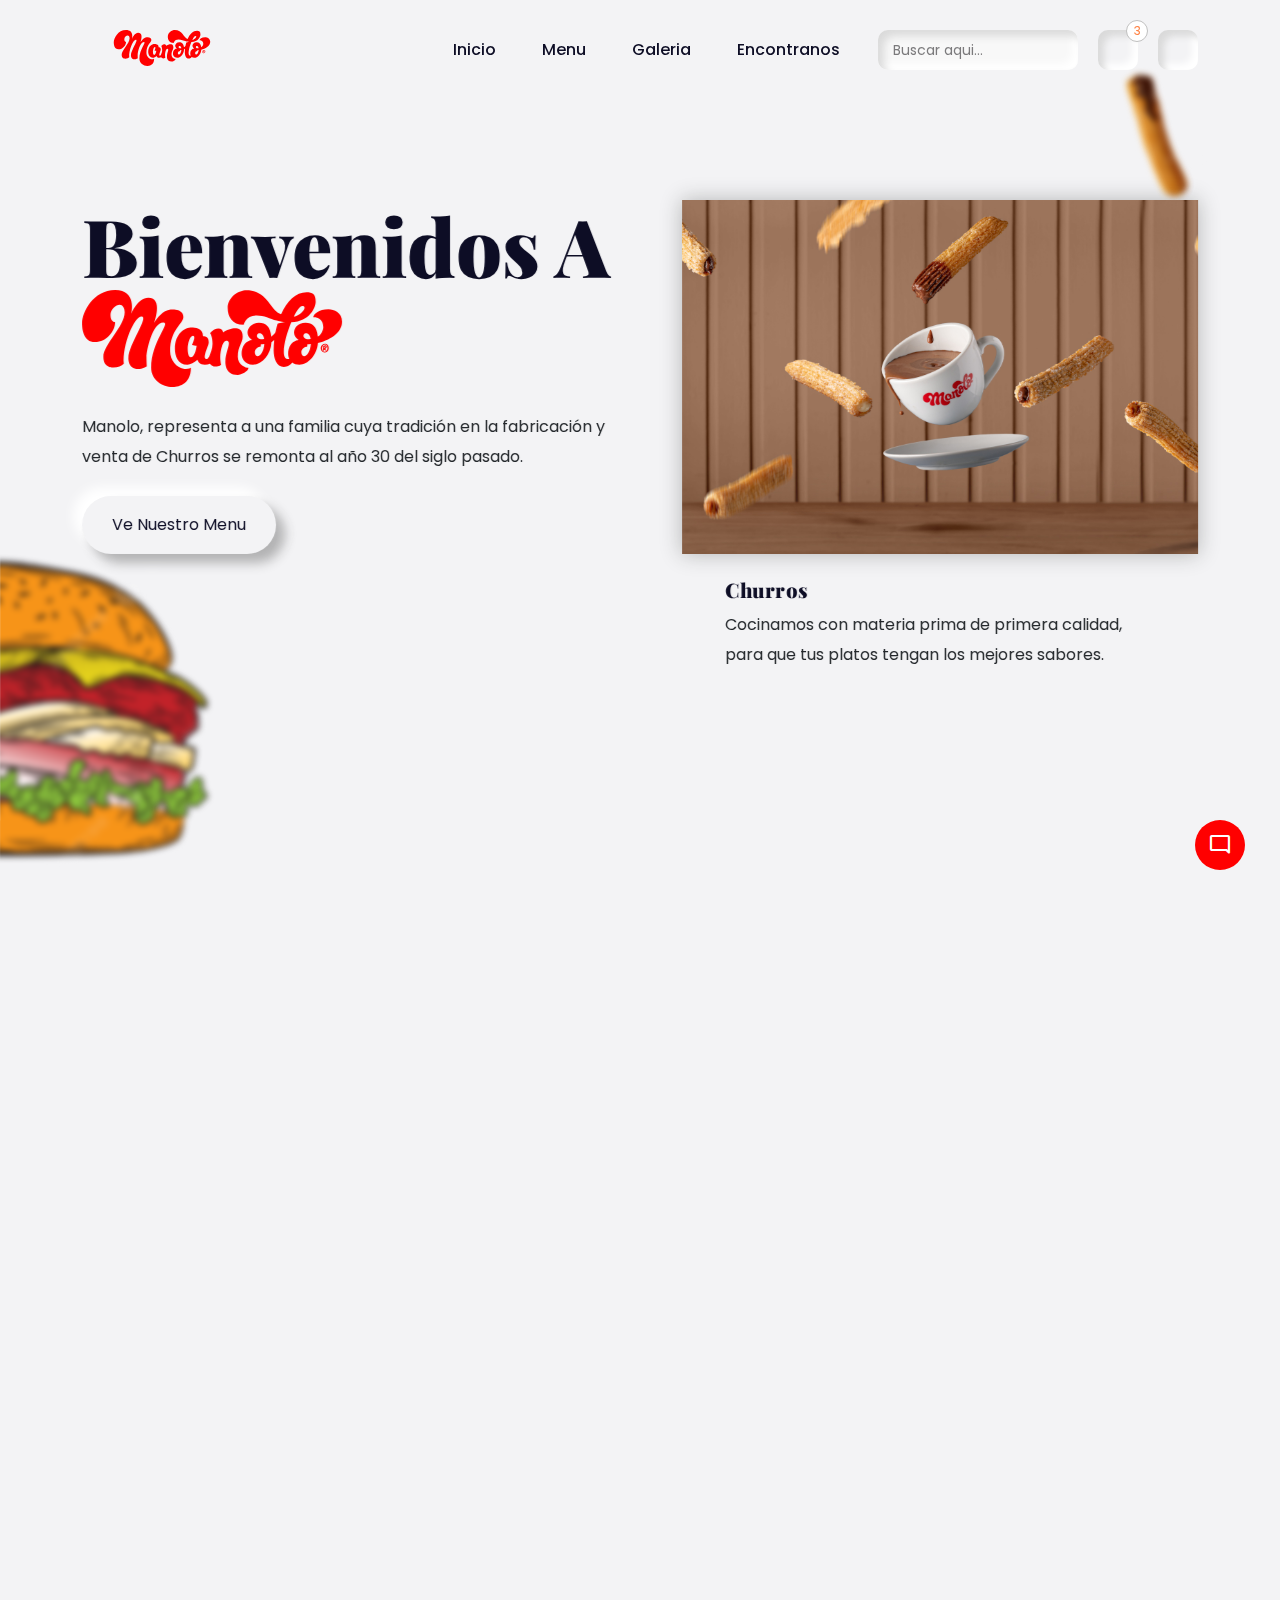
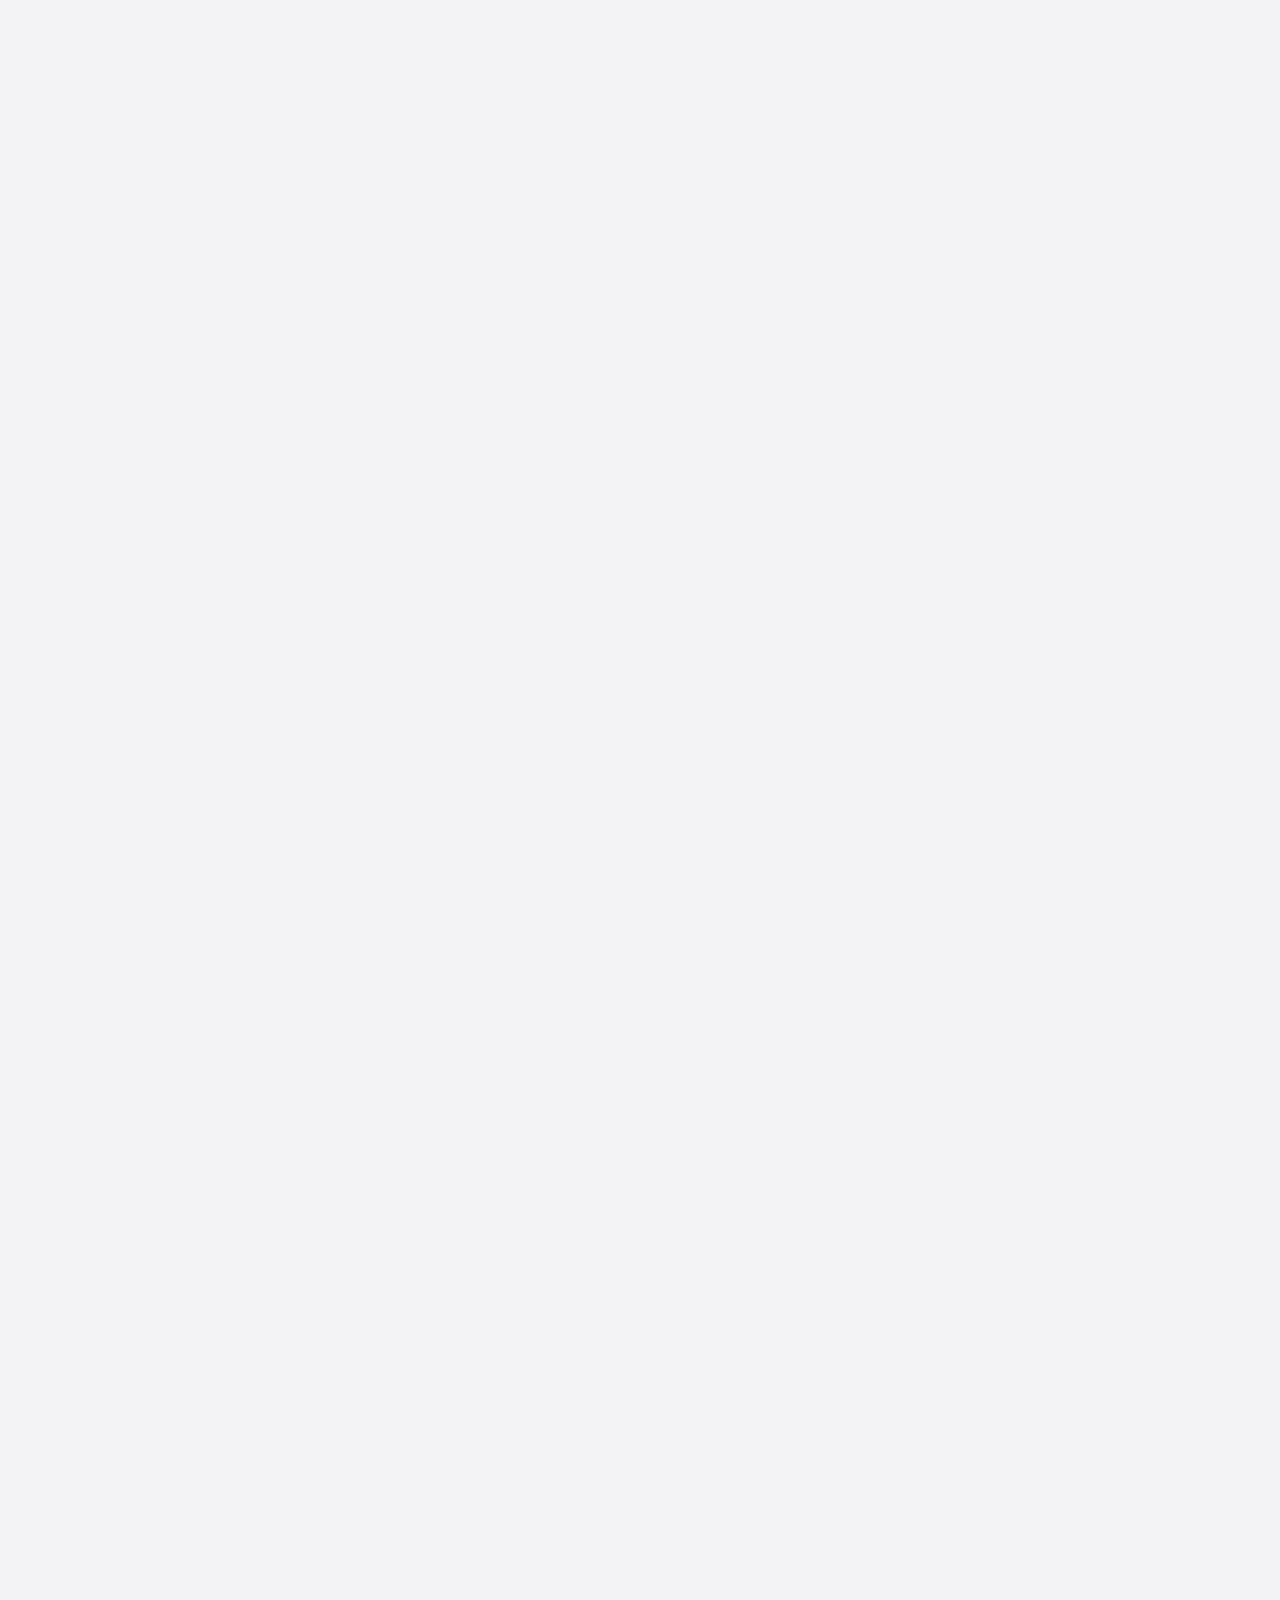
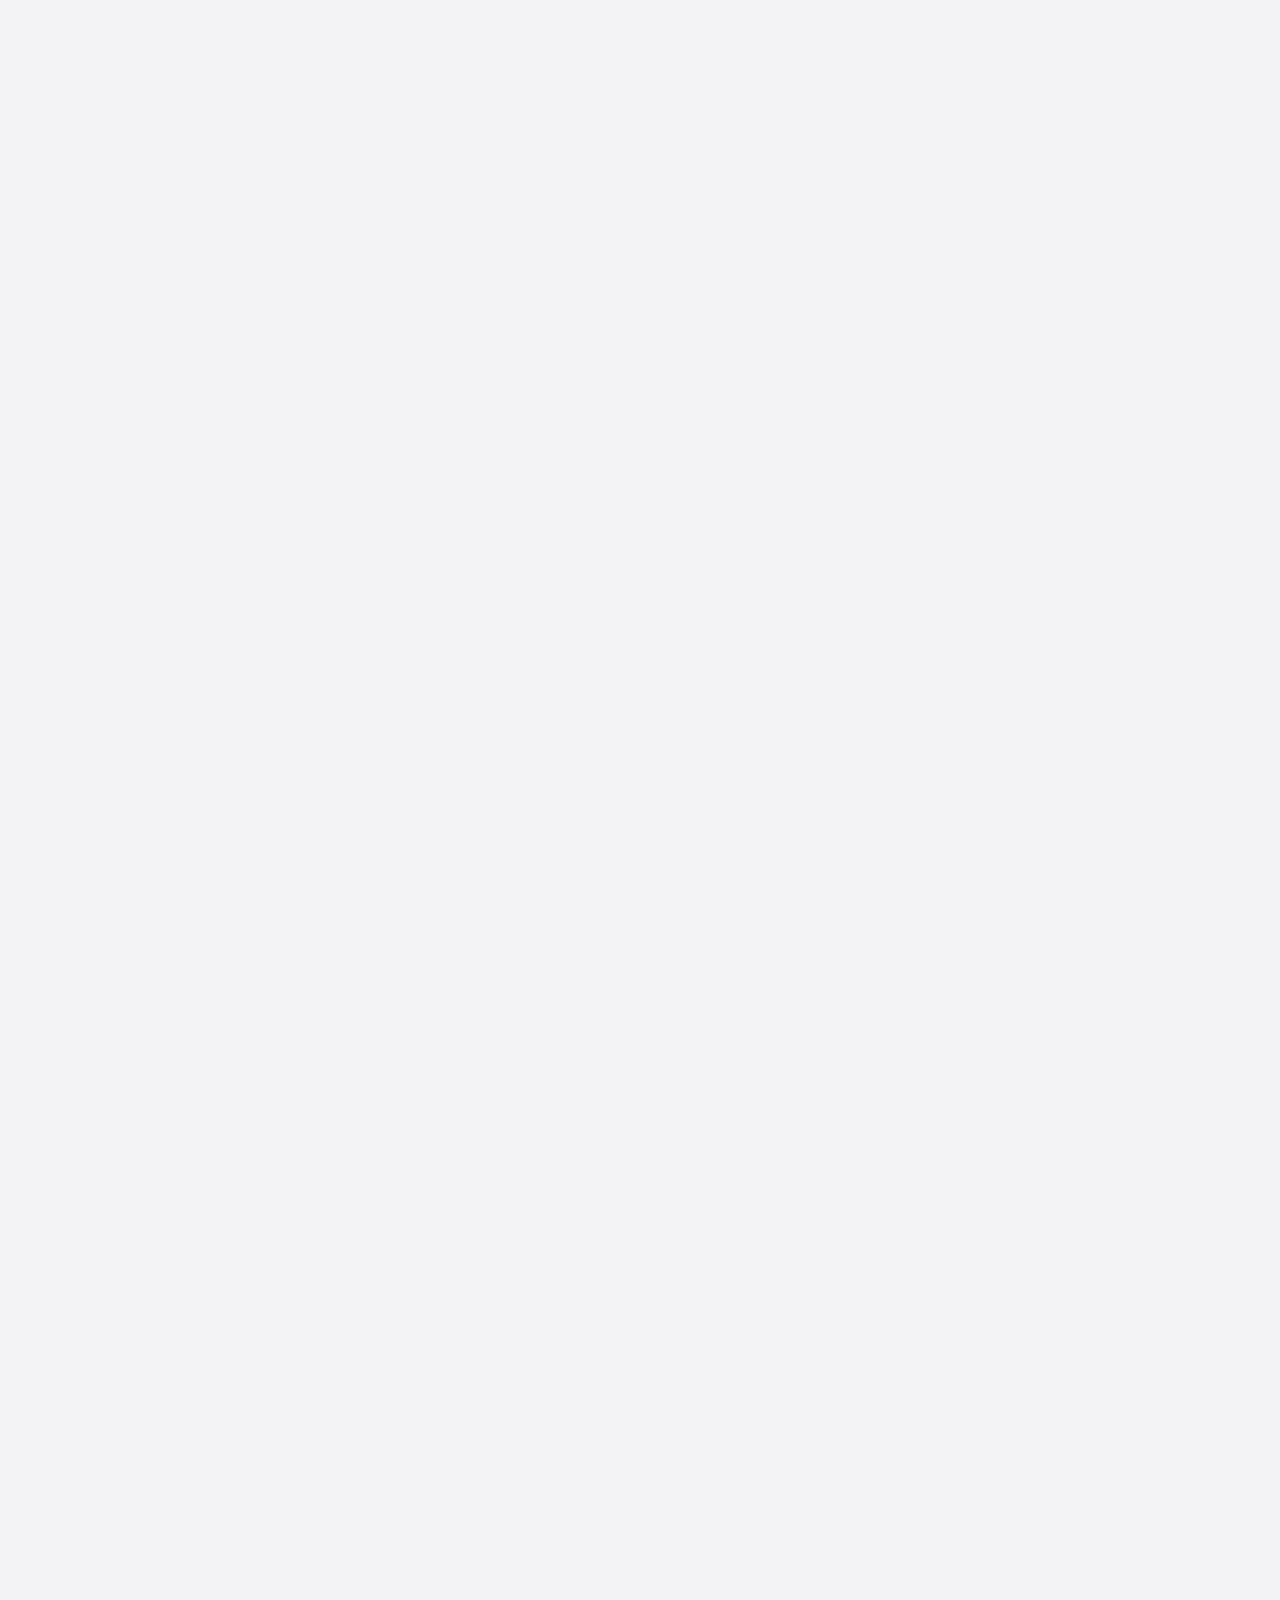
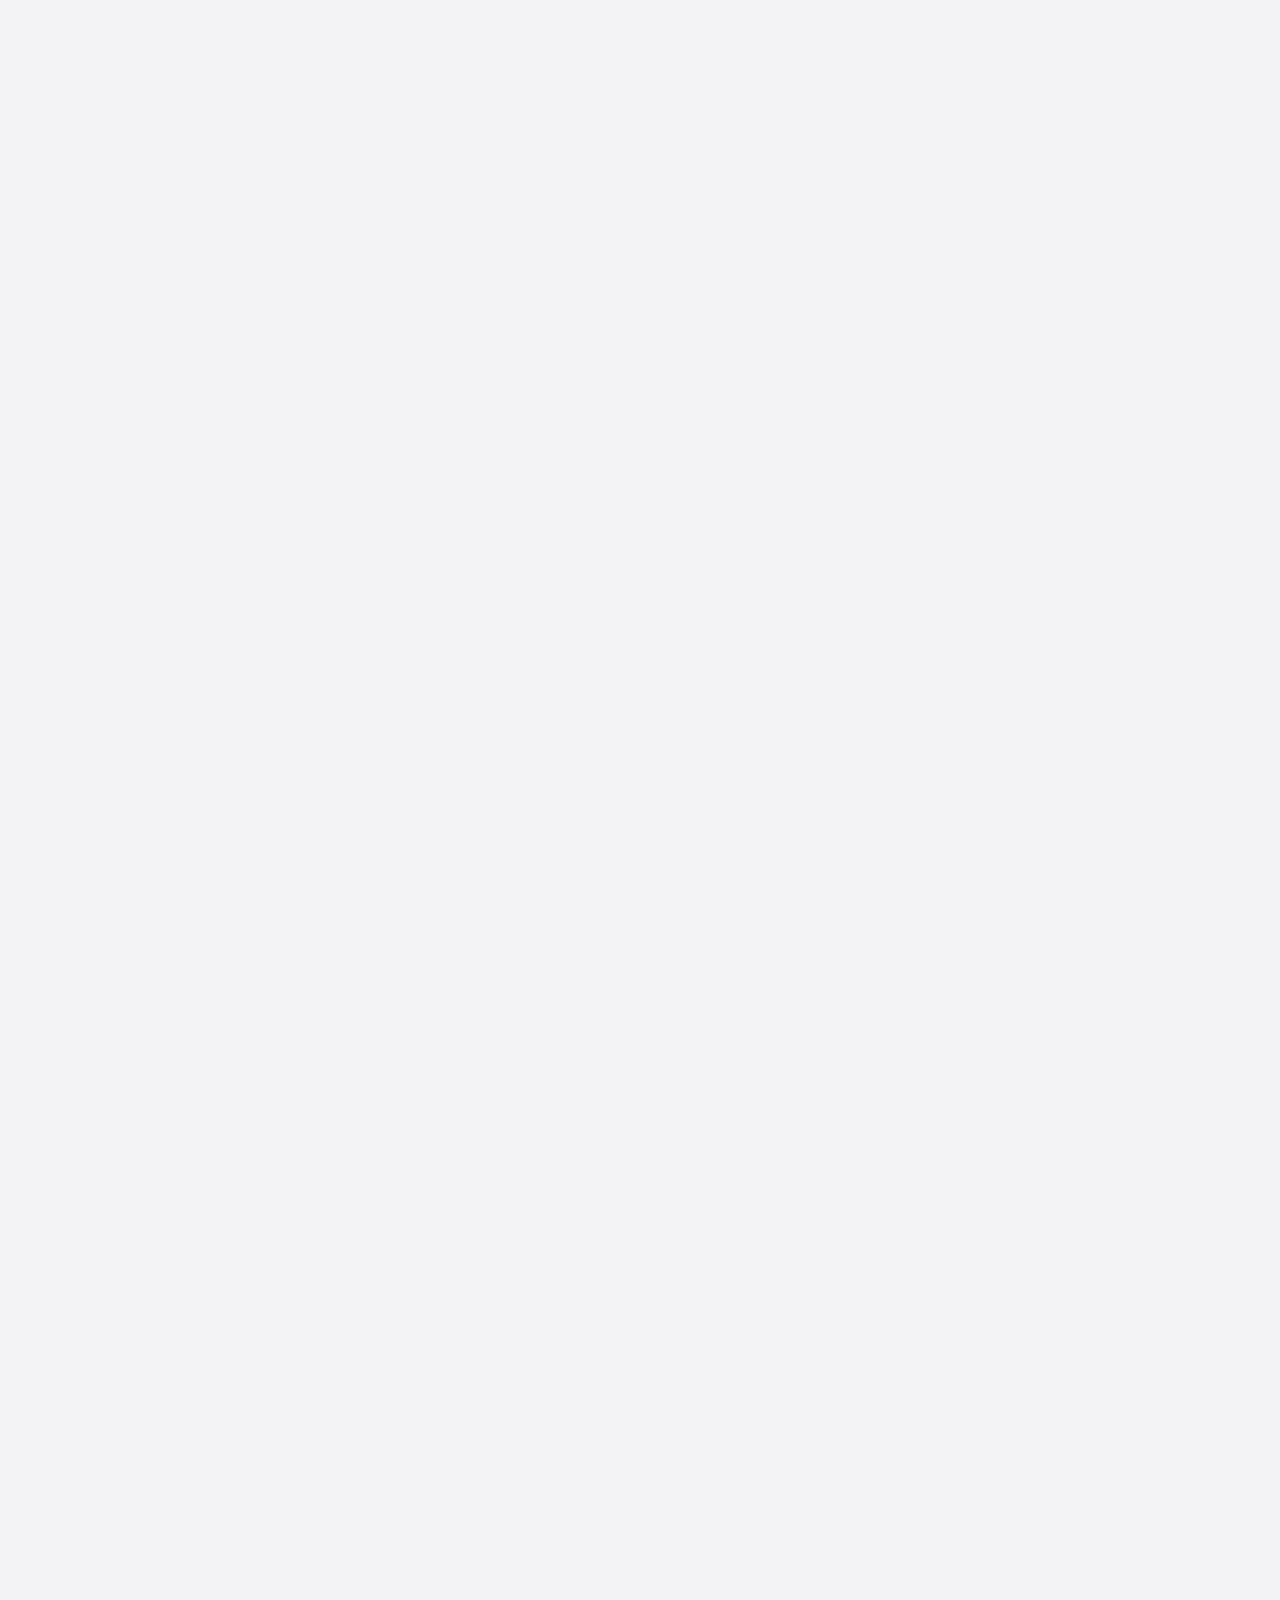
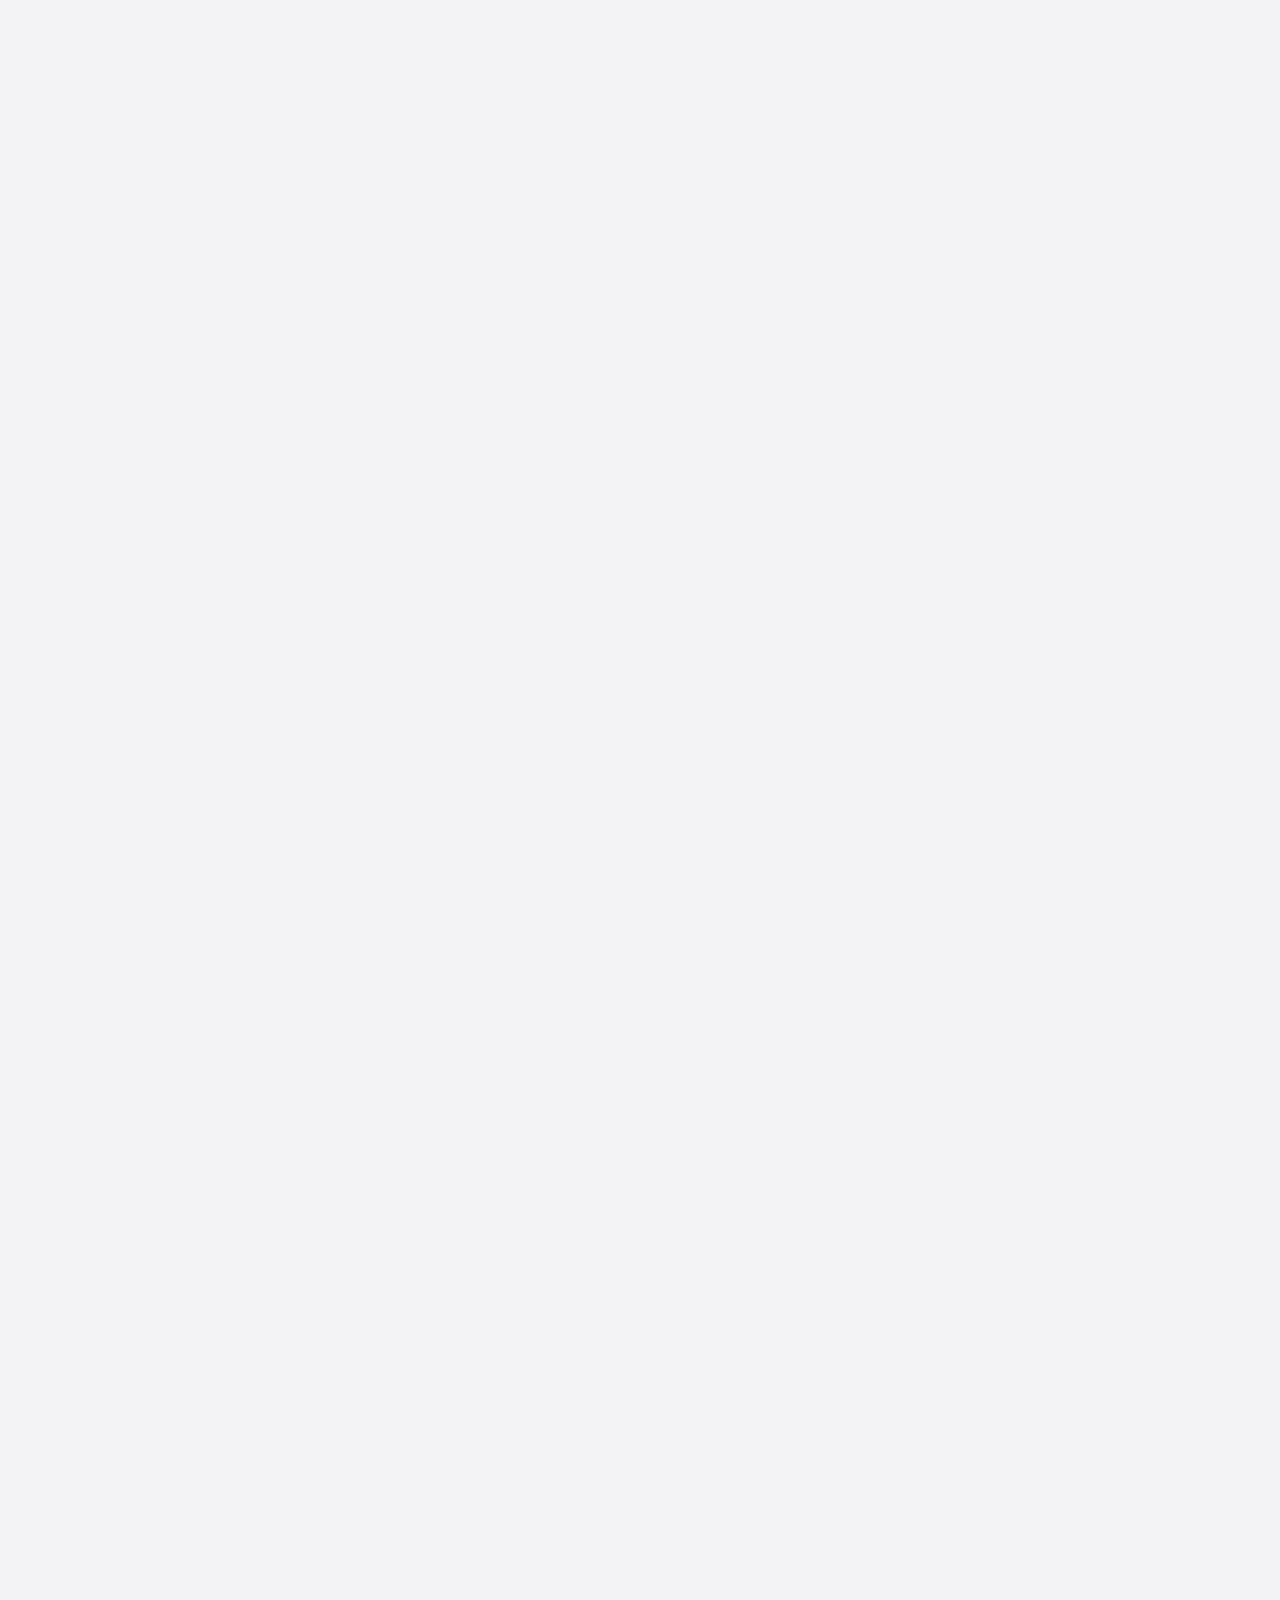
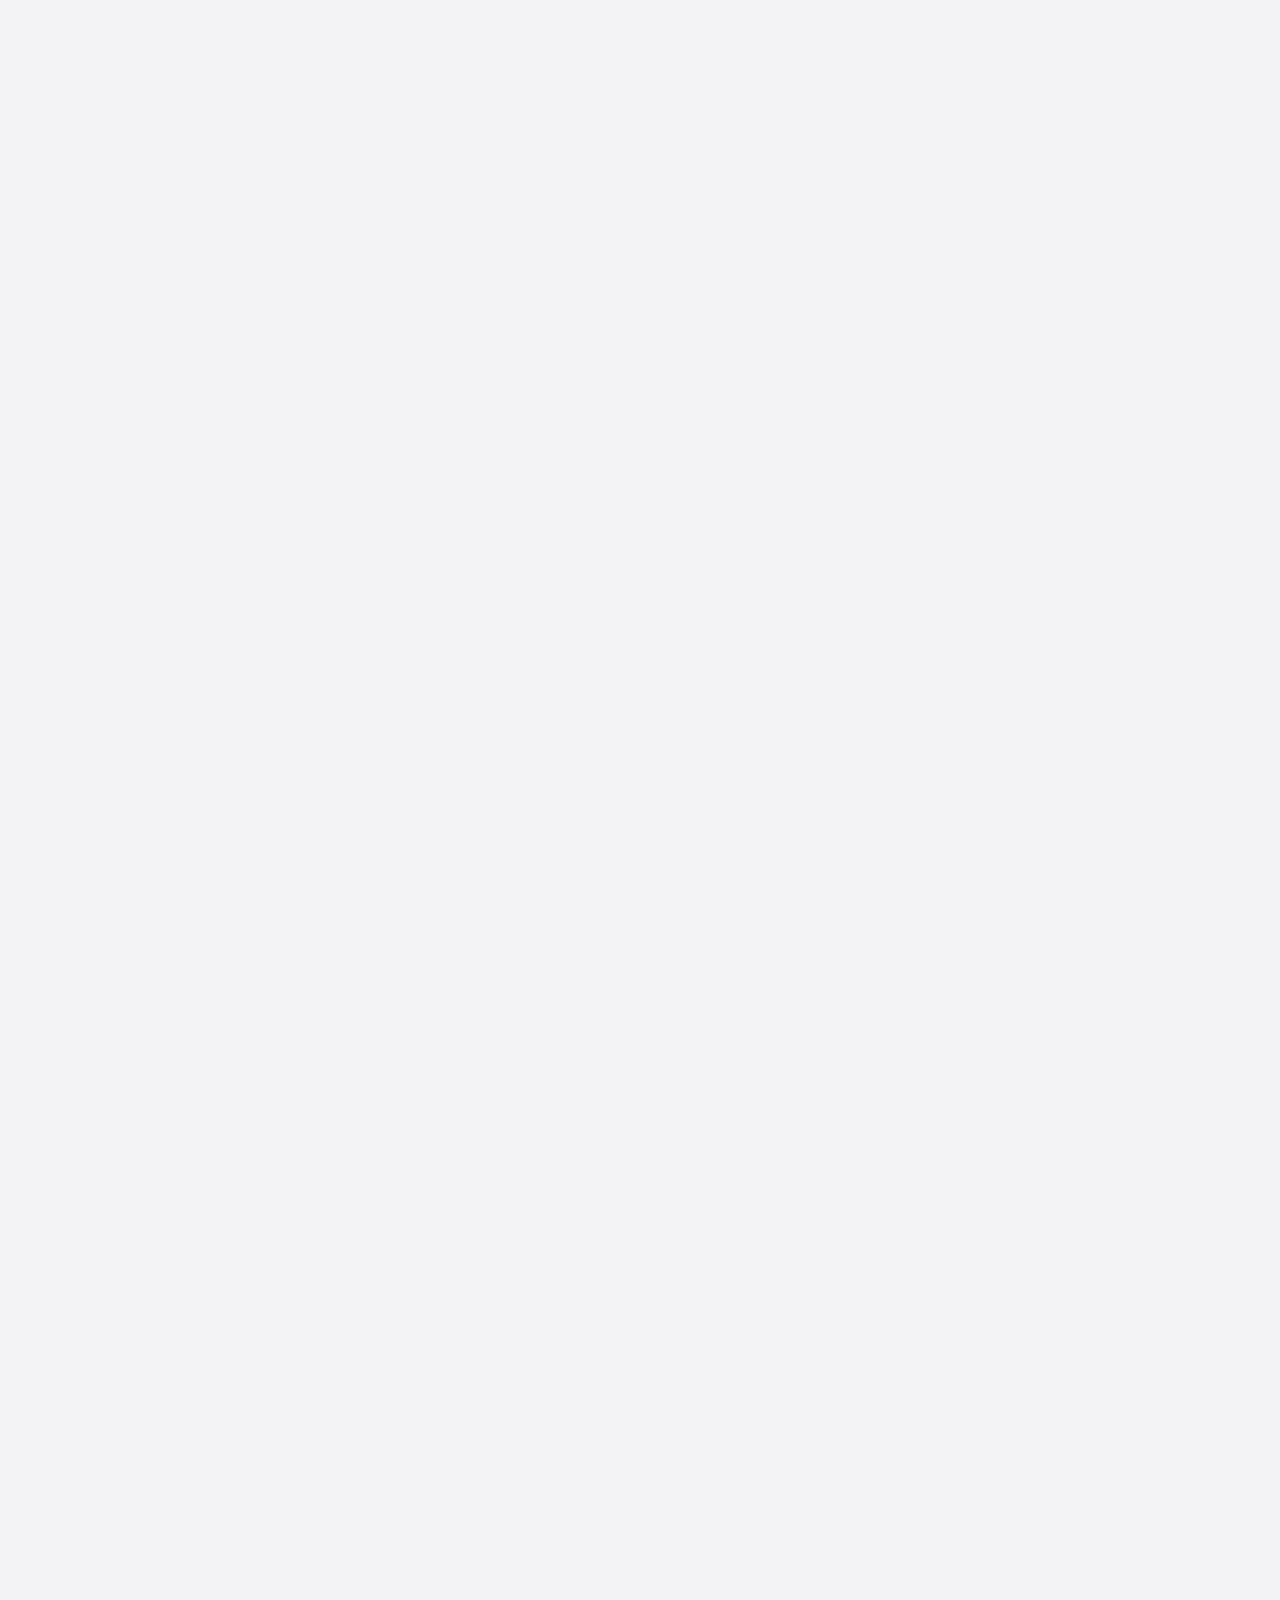
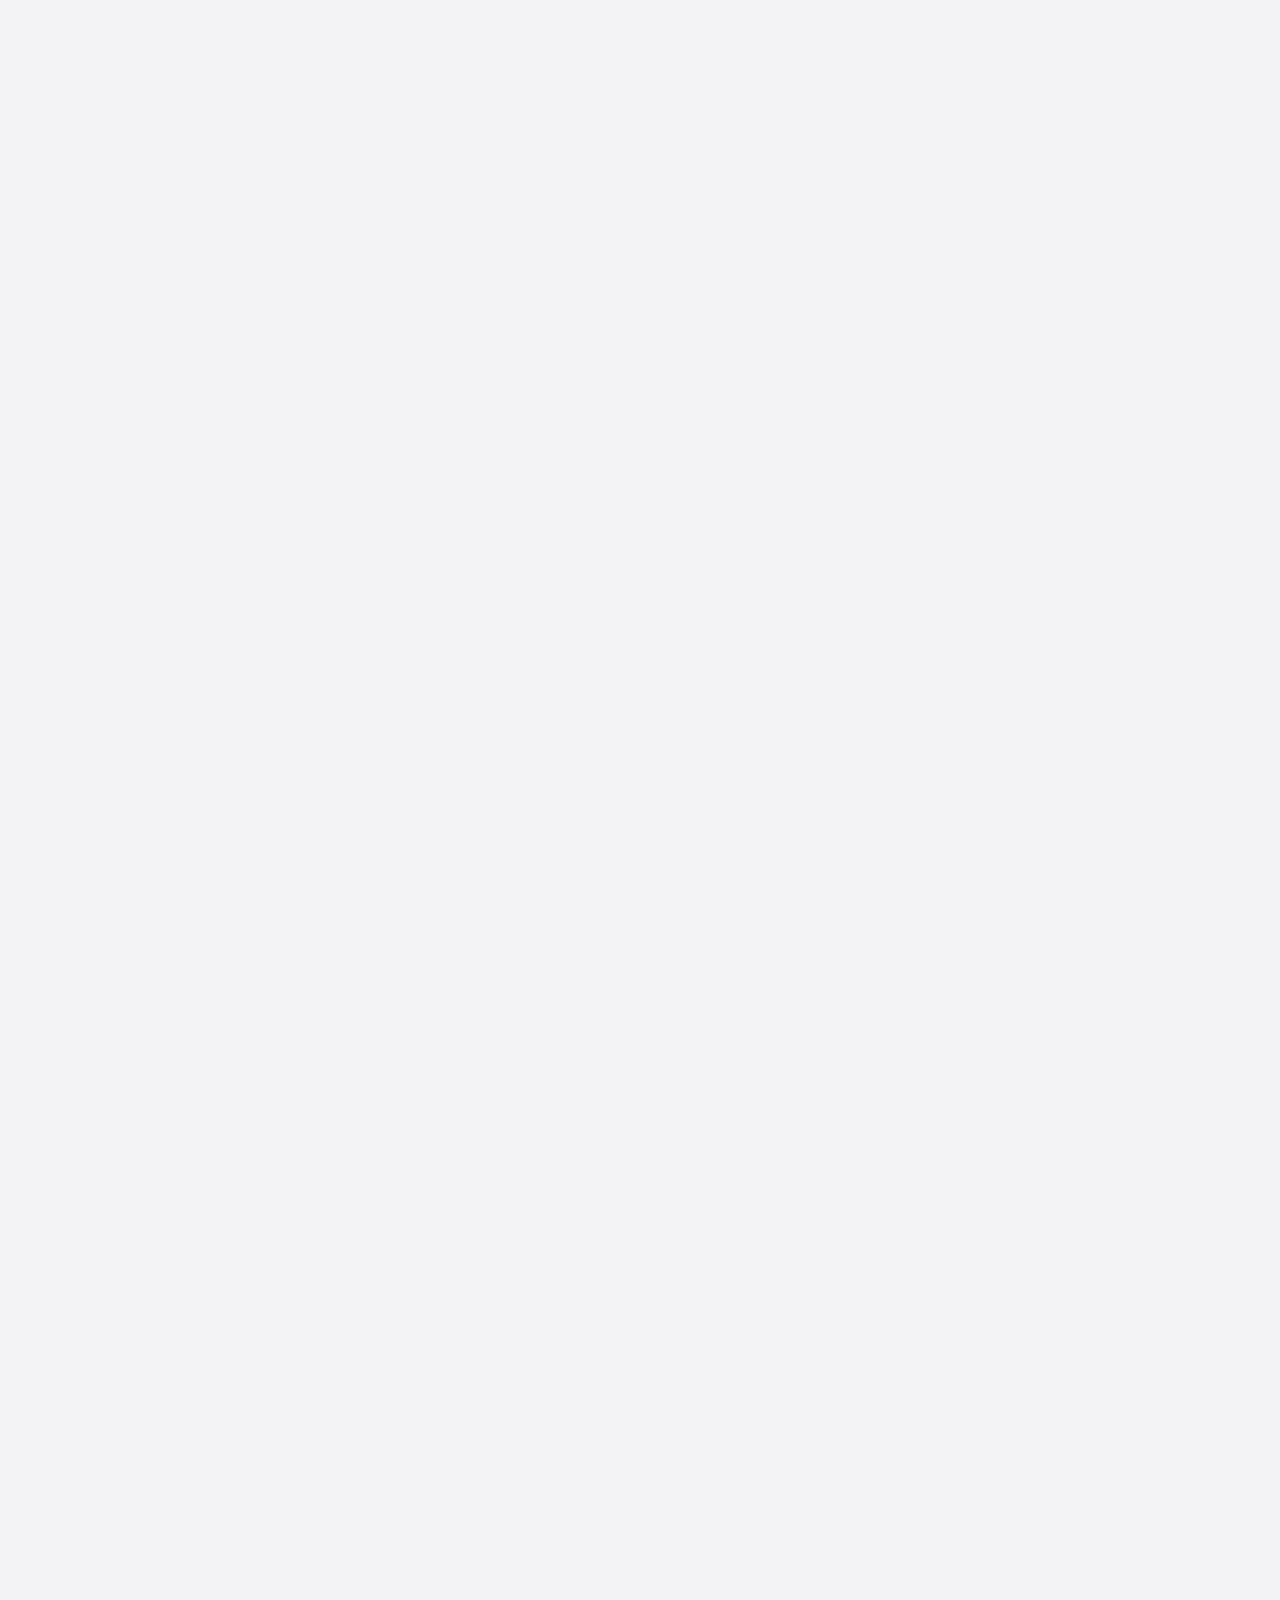
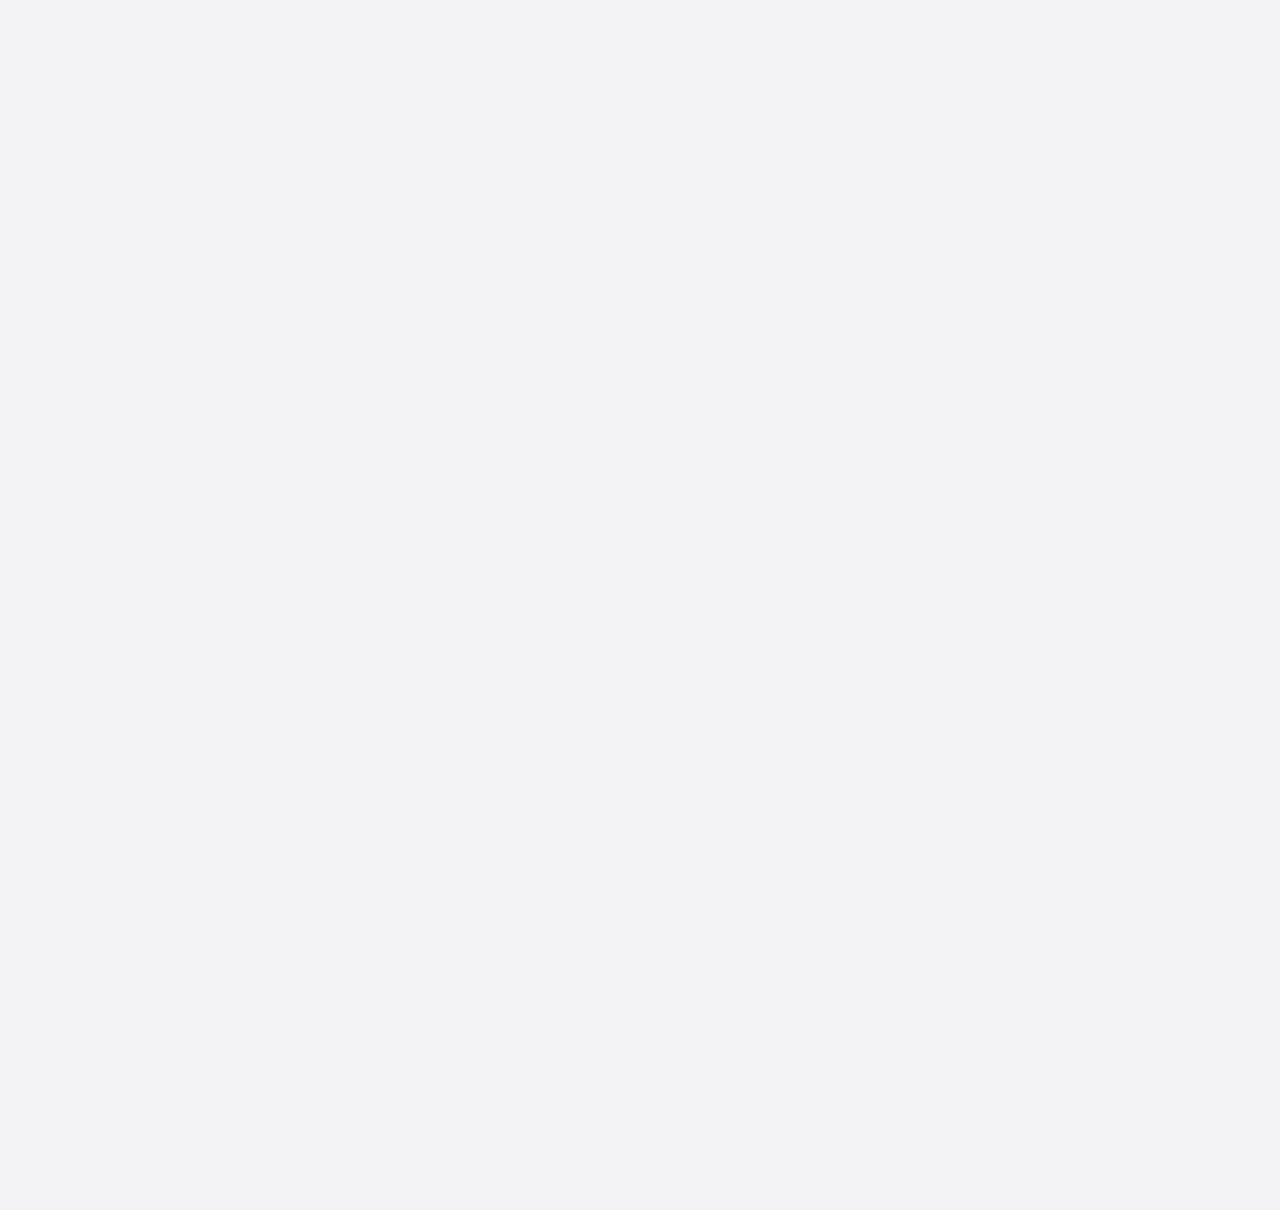
<file: index.html>
<!DOCTYPE html>
<html lang="en">

<head>
    <meta charset="UTF-8">
    <meta http-equiv="X-UA-Compatible" content="IE=edge">
    <meta name="viewport" content="width=device-width, initial-scale=1.0">
    <title>Manolo</title>
    <!-- for icons  -->
    <link rel="stylesheet" href="https://unicons.iconscout.com/release/v4.0.0/css/line.css">
    <!-- bootstrap  -->
    <link rel="stylesheet" href="assets/css/bootstrap.min.css">
    <!-- for swiper slider  -->
    <link rel="stylesheet" href="assets/css/swiper-bundle.min.css">
    <!-- chatbot icons -->
    <link rel="stylesheet"
    href="https://fonts.googleapis.com/css2?family=Material+Symbols+Outlined:opsz,wght,FILL,GRAD@48,400,0,0" />
    <link rel="stylesheet"
    href="https://fonts.googleapis.com/css2?family=Material+Symbols+Rounded:opsz,wght,FILL,GRAD@48,400,1,0" />
    <!-- fancy box  -->
    <link rel="stylesheet" href="assets/css/jquery.fancybox.min.css">
    <!-- custom css  -->
    <link rel="stylesheet" href="style.css">
</head>

<body class="body-fixed">
    <!-- start of header  -->
    <header class="site-header">
        <div class="container">
            <div class="row">
                <div class="col-lg-2">
                    <div class="header-logo">
                        <a href="index.html">
                            <img src="/assets/images/LOGO.svg" width="160" height="36" alt="Logo">
                        </a>
                    </div>
                </div>
                <div class="col-lg-10">
                    <div class="main-navigation">
                        <button class="menu-toggle"><span></span><span></span></button>
                        <nav class="header-menu">
                            <ul class="menu food-nav-menu">
                                <li><a href="#home">Inicio</a></li>
                                <li><a href="#menu">Menu</a></li>
                                <li><a href="#gallery">Galeria</a></li>
                                <li><a href="#contact">Encontranos</a></li>
                            </ul>
                        </nav>
                        <div class="header-right">
                            <form action="#" class="header-search-form for-des">
                                <input type="search" class="form-input" placeholder="Buscar aqui...">
                                <button type="submit">
                                    <i class="uil uil-search"></i>
                                </button>
                            </form>
                            <a href="javascript:void(0)" class="header-btn header-cart">
                                <i class="uil uil-shopping-bag"></i>
                                <span class="cart-number">3</span>
                            </a>
                            <a href="javascript:void(0)" class="header-btn">
                                <i class="uil uil-user-md"></i>
                            </a>
                        </div>
                    </div>
                </div>
            </div>
        </div>
    </header>
    <!-- header ends  -->

    
    <!-- chatbot starts  -->
    <button class="chatbot-toggler">
        <span class="material-symbols-rounded">mode_comment</span>
        <span class="material-symbols-outlined">close</span>
    </button>
    <div class="chatbot">
        <header>
            <h2>Manolo ChatBot</h2>
            <span class="close-btn material-symbols-outlined">close</span>
        </header>
        <ul class="chatbox">
            <li class="chat incoming">
                <span class="material-symbols-outlined">smart_toy</span>
                <p>Hola, como puedo ayudarte?</p>
            </li>
        </ul>
        <div class="chat-input">
            <textarea placeholder="Haz una pregunta..." spellcheck="false" required></textarea>
            <span id="send-btn" class="material-symbols-rounded">send</span>
        </div>
    </div>
    <!-- chatbot ends  -->

    <div id="viewport">
        <div id="js-scroll-content">
            <section class="main-banner" id="home">
                <div class="js-parallax-scene">
                    <div class="banner-shape-1 w-100" data-depth="0.30">
                        <img src="assets/images/berry.png" alt="">
                    </div>
                    <div class="banner-shape-2 w-100" data-depth="0.25">
                        <img src="assets/images/leaf.png" alt="">
                    </div>
                </div>
                <div class="sec-wp">
                    <div class="container">
                        <div class="row">
                            <div class="col-lg-6">
                                <div class="banner-text">
                                    <h1 class="h1-title">
                                        Bienvenidos a
                                        <div class="logo-container">
                                            <img class="logo" src="/assets/images/LOGO.svg" alt="">
                                        </div>
                                    </h1>
                                    <p>Manolo, representa a una familia cuya tradición en la fabricación y venta de Churros se remonta al año 30 del siglo pasado.</p>
                                    <div class="banner-btn mt-4">
                                        <a href="#menu" class="sec-btn">Ve nuestro menu</a>
                                    </div>
                                </div>
                            </div>
                            <div class="col-lg-6">
                                <div class="banner-img-wp">
                                    <div class="banner-img" style="background-image: url(assets/images/main-b.jpg);">
                                    </div>
                                </div>
                                <div class="banner-img-text mt-4 m-auto">
                                    <h5 class="h5-title">Churros</h5>
                                    <p>Cocinamos con materia prima de primera calidad, para que tus platos tengan los mejores sabores.</p>
                                </div>
                            </div>
                        </div>
                    </div>
                </div>
            </section>

            <section class="about-sec section" id="about">
                <div class="container">
                    <div class="row">
                        <div class="col-lg-12">
                            <div class="sec-title text-center mb-5">
                                <p class="sec-sub-title mb-3">Sobre nosotros</p>
                                <h2 class="h2-title">Descubre la historia <span>de nuestro restaurante</span></h2>
                                <div class="sec-title-shape mb-4">
                                    <img src="assets/images/title-shape.svg" alt="">
                                </div>
                                <p>Manuel Benito y Claudia Ortiz, sus fundadores, formaron una familia que se desarrolló en nuestras costas. 
                                    En Mar del Plata, Pablo Santurian y Manuela Benito, se establecieron en 1980 para dar inicio al proyecto que hoy es Manolo en Mar del Plata. 
                                    Hoy, sus continuadores, nos sentimos orgullosos de nuestra tradición, y nos proyectamos al futuro, felices de recibir a clientes y amigos en nuestras instalaciones.</p>
                            </div>
                        </div>
                    </div>
                </div>
            </section>

            <section style="background-image: url(assets/images/menu-bg.png);"
                class="our-menu section bg-light repeat-img" id="menu">
                <div class="sec-wp">
                    <div class="container">
                        <div class="row">
                            <div class="col-lg-12">
                                <div class="sec-title text-center mb-5">
                                    <p class="sec-sub-title mb-3">Nuestro Menu</p>
                                    <h2 class="h2-title">Elaboración propia, <span>Sabores para todos los gustos!</span></h2>
                                    <div class="sec-title-shape mb-4">
                                        <img src="assets/images/title-shape.svg" alt="">
                                    </div>
                                </div>
                            </div>
                        </div>
                        <div class="menu-tab-wp">
                            <div class="row">
                                <div class="col-lg-12 m-auto">
                                    <div class="menu-tab text-center">
                                        <ul class="filters">
                                            <div class="filter-active"></div>
                                            <li class="filter" data-filter=".all, .breakfast, .lunch, .dinner">
                                                <img src="assets/images/menu-1.png" alt="">
                                                Todo
                                            </li>
                                            <li class="filter" data-filter=".breakfast">
                                                <img src="assets/images/menu-2.png" alt="">
                                                Desaynos y Meriendas
                                            </li>
                                            <li class="filter" data-filter=".lunch">
                                                <img src="assets/images/menu-3.png" alt="">
                                                Almuerzos & Cenas
                                            </li>
                                            <li class="filter" data-filter=".churros">
                                                <img src="assets/images/menu-4.png" alt="">
                                                Churros & Chocolates
                                            </li>
                                            <li class="filter" data-filter=".drinks">
                                                <img src="assets/images/menu-5.webp" width="32" height="32" alt="">
                                                Bebidas
                                            </li>
                                        </ul>
                                    </div>
                                </div>
                            </div>
                        </div>
                        <div class="menu-list-row">
                            <div class="row g-xxl-5 bydefault_show" id="menu-dish">
                                <div class="col-lg-4 col-sm-6 dish-box-wp lunch" data-cat="lunch">
                                    <div class="dish-box text-center">
                                        <div class="dist-img">
                                            <img src="assets/images/dish/1.png" alt="">
                                        </div>
                                        <div class="dish-rating">
                                            5
                                            <i class="uil uil-star"></i>
                                        </div>
                                        <div class="dish-title">
                                            <h3 class="h3-title">Milanesas</h3>
                                            <p>Sola, a caballo, napolitana, de pollo, de carne, con cheddar, con fritas, al plato, en sándwich </p>
                                        </div>
                                        <div class="dish-info">
                                            <ul>
                                                <li>
                                                    <p>Tipo</p>
                                                    <b>No veg</b>
                                                </li>
                                                <li>
                                                    <p>Personas</p>
                                                    <b>1</b>
                                                </li>
                                            </ul>
                                        </div>
                                        <div class="dist-bottom-row">
                                            <ul>
                                                
                                                <li>
                                                    <a href="./price-list/milanesas.html"><button class="dish-add-btn">
                                                        <i class="uil uil-eye"></i>
                                                    </button></a>
                                                </li>
                                            </ul>
                                        </div>
                                    </div>
                                </div>

                                <!-- 2 -->
                                <div class="col-lg-4 col-sm-6 dish-box-wp lunch" data-cat="lunch">
                                    <div class="dish-box text-center">
                                        <div class="dist-img">
                                            <img src="assets/images/dish/2.png" alt="">
                                        </div>
                                        <div class="dish-rating">
                                            4.3
                                            <i class="uil uil-star"></i>
                                        </div>
                                        <div class="dish-title">
                                            <h3 class="h3-title">Pizzas rectangulares</h3>
                                            <p>Especial, Panceta, Atun, Jamon Crudo y Rucula, Queso Azul y Palmitos, Muzzarella a Caballo, Camarones al Ajillo, Queso Azul y Champignones,Mejillones Provenzal, Porción Fainá  </p>
                                        </div>
                                        <div class="dish-info">
                                            <ul>
                                                <li>
                                                    <p>Tipo</p>
                                                    <b>No Veg y Veg</b>
                                                </li>
                                                <li>
                                                    <p>Personas</p>
                                                    <b>4</b>
                                                </li>
                                            </ul>
                                        </div>
                                        <div class="dist-bottom-row">
                                            <ul>
                                                <li>
                                                    <a href="/price-list/pizzas_rectangulares.html"><button class="dish-add-btn">
                                                        <i class="uil uil-eye"></i>
                                                    </button></a>
                                                </li>
                                            </ul>
                                        </div>
                                    </div>
                                </div>
                                <!-- 3 -->
                                <div class="col-lg-4 col-sm-6 dish-box-wp lunch" data-cat="lunch">
                                    <div class="dish-box text-center">
                                        <div class="dist-img">
                                            <img src="assets/images/dish/3.png" alt="">
                                        </div>
                                        <div class="dish-rating">
                                            4
                                            <i class="uil uil-star"></i>
                                        </div>
                                        <div class="dish-title">
                                            <h3 class="h3-title">Hamburguesas</h3>
                                            <p>Simple, Mex 86, Completa, Argentina, Philly, Primavera, JQT, BBQ, Americana, Criolla, Master, Manolo</p>
                                        </div>
                                        <div class="dish-info">
                                            <ul>
                                                <li>
                                                    <p>Tipo</p>
                                                    <b>No veg</b>
                                                </li>
                                                <li>
                                                    <p>Personas</p>
                                                    <b>1</b>
                                                </li>
                                            </ul>
                                        </div>
                                        <div class="dist-bottom-row">
                                            <ul>
                                                
                                                <li>
                                                    <a href="/price-list/hamburguesas.html"><button class="dish-add-btn">
                                                        <i class="uil uil-eye"></i>
                                                    </button></a>
                                                </li>
                                            </ul>
                                        </div>
                                    </div>
                                </div>

                                <!-- 4 -->
                                <div class="col-lg-4 col-sm-6 dish-box-wp lunch" data-cat="lunch">
                                    <div class="dish-box text-center">
                                        <div class="dist-img">
                                            <img src="assets/images/dish/4.png" alt="">
                                        </div>
                                        <div class="dish-rating">
                                            4.5
                                            <i class="uil uil-star"></i>
                                        </div>
                                        <div class="dish-title">
                                            <h3 class="h3-title">Pastas</h3>
                                            <p>Tallarines Blancos, Canelones a la Rosini, Tallarines de Verdura, Ñoquis Blancos, Ñoquis Verdes, Ravioles de Verdura, Ravioles de Ricota, Sorrentinos Blancos, Sorrentinos Verdes</p>
                                        </div>
                                        <div class="dish-info">
                                            <ul>
                                                <li>
                                                    <p>Tipo</p>
                                                    <b>Veg</b>
                                                </li>
                                                <li>
                                                    <p>Personas</p>
                                                    <b>1</b>
                                                </li>
                                            </ul>
                                        </div>
                                        <div class="dist-bottom-row">
                                            <ul>
                                                
                                                <li>
                                                    <a href="/price-list/pastas.html"><button class="dish-add-btn">
                                                        <i class="uil uil-eye"></i>
                                                    </button></a>
                                                </li>
                                            </ul>
                                        </div>
                                    </div>
                                </div>

                                <!-- 5 -->
                                <div class="col-lg-4 col-sm-6 dish-box-wp lunch" data-cat="lunch">
                                    <div class="dish-box text-center">
                                        <div class="dist-img">
                                            <img src="assets/images/dish/5.png" alt="">
                                        </div>
                                        <div class="dish-rating">
                                            5
                                            <i class="uil uil-star"></i>
                                        </div>
                                        <div class="dish-title">
                                            <h3 class="h3-title">Tartas & Calzones</h3>
                                            <p>Tarta Zapallitos, Tarta Pascualina, Tarta Pascualina con Ricota, Tarta JyQ, Tarta Gallega, Calzone Manolo, Calzone Calabres, Calzone Verdura, Calzone Napolitano</p>
                                        </div>
                                        <div class="dish-info">
                                            <ul>
                                                <li>
                                                    <p>Tipo</p>
                                                    <b>No veg y veg</b>
                                                </li>
                                                <li>
                                                    <p>Personas</p>
                                                    <b>2</b>
                                                </li>
                                            </ul>
                                        </div>
                                        <div class="dist-bottom-row">
                                            <ul>
                                                
                                                <li>
                                                    <a href="/price-list/tartas.html"><button class="dish-add-btn">
                                                        <i class="uil uil-eye"></i>
                                                    </button></a>
                                                </li>
                                            </ul>
                                        </div>
                                    </div>
                                </div>
                                <!-- 6 -->
                                <div class="col-lg-4 col-sm-6 dish-box-wp lunch" data-cat="lunch">
                                    <div class="dish-box text-center">
                                        <div class="dist-img">
                                            <img src="assets/images/dish/6.png" alt="">
                                        </div>
                                        <div class="dish-rating">
                                            5
                                            <i class="uil uil-star"></i>
                                        </div>
                                        <div class="dish-title">
                                            <h3 class="h3-title">Ensaladas</h3>
                                            <p>Ensalada Mixta Española, Ensalada Argentina, Ensalada Cesar, Ensalada Verde de la Sierra, Ensalada 1 ingrediente, Ensalada 2 ingredientes, Ensalada 3 ingredientes, Ensalada 4 ingredientes</p>
                                        </div>
                                        <div class="dish-info">
                                            <ul>
                                                <li>
                                                    <p>Tipo</p>
                                                    <b>Veg</b>
                                                </li>
                                                <li>
                                                    <p>Personas</p>
                                                    <b>1</b>
                                                </li>
                                            </ul>
                                        </div>
                                        <div class="dist-bottom-row">
                                            <ul>
                                                
                                                <li>
                                                    <a href="/price-list/ensaladas.html"><button class="dish-add-btn">
                                                        <i class="uil uil-eye"></i>
                                                    </button></a>
                                                </li>
                                            </ul>
                                        </div>
                                    </div>
                                </div>
                                <!-- 7 -->
                                <div class="col-lg-4 col-sm-6 dish-box-wp breakfast" data-cat="breakfast">
                                    <div class="dish-box text-center">
                                        <div class="dist-img">
                                            <img src="assets/images/dish/7.jpg" alt="">
                                        </div>
                                        <div class="dish-rating">
                                            5
                                            <i class="uil uil-star"></i>
                                        </div>
                                        <div class="dish-title">
                                            <h3 class="h3-title">Churros y Facturas</h3>
                                            <p>Churros Rellenos Manolo, Churros Simples Manolo, Medialuna</p>
                                        </div>
                                        <div class="dish-info">
                                            <ul>
                                                <li>
                                                    <p>Tipo</p>
                                                    <b>No veg</b>
                                                </li>
                                                <li>
                                                    <p>Personas</p>
                                                    <b>1</b>
                                                </li>
                                            </ul>
                                        </div>
                                        <div class="dist-bottom-row">
                                            <ul>
                                                
                                                <li>
                                                    <a href="/price-list/churros.html"><button class="dish-add-btn">
                                                        <i class="uil uil-eye"></i>
                                                    </button></a>
                                                </li>
                                            </ul>
                                        </div>
                                    </div>
                                </div>

                                <!-- 8 -->
                                <div class="col-lg-4 col-sm-6 dish-box-wp breakfast" data-cat="breakfast">
                                    <div class="dish-box text-center">
                                        <div class="dist-img">
                                            <img src="assets/images/dish/8.jpg  " alt="">
                                        </div>
                                        <div class="dish-rating">
                                            4.7
                                            <i class="uil uil-star"></i>
                                        </div>
                                        <div class="dish-title">
                                            <h3 class="h3-title">Sandwichs</h3>
                                            <p>Tostado Clasico, Tostado Primavera, Tostado JQT, Tostado en Pan Arabe, Sandiwich de Miga, Sandiwich de Miga Jamon y Tomate, Sandiwich de Miga Primavera, Sandiwich de Miga Jamon Crudo, Medialuna Gigante de Jamon y Queso</p>
                                        </div>
                                        <div class="dish-info">
                                            <ul>
                                                <li>
                                                    <p>Tipo</p>
                                                    <b>No Veg y Veg</b>
                                                </li>
                                                <li>
                                                    <p>Personas</p>
                                                    <b>1</b>
                                                </li>
                                            </ul>
                                        </div>
                                        <div class="dist-bottom-row">
                                            <ul>
                                                
                                                <li>
                                                    <a href="/price-list/sandwichs.html"><button class="dish-add-btn">
                                                        <i class="uil uil-eye"></i>
                                                    </button></a>
                                                </li>
                                            </ul>
                                        </div>
                                    </div>
                                </div>
                                <!-- 9 -->
                                <div class="col-lg-4 col-sm-6 dish-box-wp breakfast" data-cat="breakfast">
                                    <div class="dish-box text-center">
                                        <div class="dist-img">
                                            <img src="assets/images/dish/9.jpg" alt="">
                                        </div>
                                        <div class="dish-rating">
                                            4.2
                                            <i class="uil uil-star"></i>
                                        </div>
                                        <div class="dish-title">
                                            <h3 class="h3-title">Alfajores & Postres</h3>
                                            <p>Alfajor Gigante Manolo, Alfajor Clasico Manolo, Alfajor Glaseado Manolo, Alfajor Blanco con Mani Manolo, Conito Clasico Manolo, Conito Blanco con Mani Manolo, Alfajor Maicena Manolo</p>
                                        </div>
                                        <div class="dish-info">
                                            <ul>
                                                <li>
                                                    <p>Tipo</p>
                                                    <b>Veg</b>
                                                </li>
                                                <li>
                                                    <p>Personas</p>
                                                    <b>1</b>
                                                </li>
                                            </ul>
                                        </div>
                                        <div class="dist-bottom-row">
                                            <ul>
                                                
                                                <li>
                                                    <a href="/price-list/postres.html"><button class="dish-add-btn">
                                                        <i class="uil uil-eye"></i>
                                                    </button></a>
                                                </li>
                                            </ul>
                                        </div>
                                    </div>
                                </div>

                                <!-- 10 -->
                                <div class="col-lg-4 col-sm-6 dish-box-wp churros" data-cat="churros">
                                    <div class="dish-box text-center">
                                        <div class="dist-img">
                                            <img src="assets/images/dish/10.jpg" alt="">
                                        </div>
                                        <div class="dish-rating">
                                            5
                                            <i class="uil uil-star"></i>
                                        </div>
                                        <div class="dish-title">
                                            <h3 class="h3-title">Churros y Chocolates</h3>
                                            <p>Churros Rellenos Manolo, Churros Simples Manolo, Chocolate Español, Chocolate Frances, Chocolate con crema, Chocolate Mini, Chocolate en Jarrita</p>
                                        </div>
                                        <div class="dish-info">
                                            <ul>
                                                <li>
                                                    <p>Tipo</p>
                                                    <b>Veg & No veg</b>
                                                </li>
                                                <li>
                                                    <p>Personas</p>
                                                    <b>1</b>
                                                </li>
                                            </ul>
                                        </div>
                                        <div class="dist-bottom-row">
                                            <ul>
                                                
                                                <li>
                                                    <button class="dish-add-btn">
                                                        <i class="uil uil-eye"></i>
                                                    </button>
                                                </li>
                                            </ul>
                                        </div>
                                    </div>
                                </div>

                                <!-- 11 -->
                                <div class="col-lg-4 col-sm-6 dish-box-wp drinks" data-cat="drinks">
                                    <div class="dish-box text-center">
                                        <div class="dist-img">
                                            <img src="assets/images/dish/11.jpg" alt="">
                                        </div>
                                        <div class="dish-rating">
                                            5
                                            <i class="uil uil-star"></i>
                                        </div>
                                        <div class="dish-title">
                                            <h3 class="h3-title">Sin alchol</h3>
                                            <p>Gaseosa en vaso, Gaseosa Linea Coca Cola, Agua Mineral Sin Gas, Agua Mineral Con Gas, Agua Saborizada Levite, Agua Saborizada Aquarius, Limonada en vaso, Exprimido, Licuados con leche o agua</p>
                                        </div>
                                        <div class="dish-info">
                                            <ul>
                                                <li>
                                                    <p>Tipo</p>
                                                    <b>No alchol</b>
                                                </li>
                                                <li>
                                                    <p>Personas</p>
                                                    <b>1-2</b>
                                                </li>
                                            </ul>
                                        </div>
                                        <div class="dist-bottom-row">
                                            <ul>
                                                
                                                <li>
                                                    <a href="/price-list/sinalchol.html"><button class="dish-add-btn">
                                                        <i class="uil uil-eye"></i>
                                                    </button></a>
                                                </li>
                                            </ul>
                                        </div>
                                    </div>
                                </div>
                                <!-- 12 -->
                                <div class="col-lg-4 col-sm-6 dish-box-wp drinks" data-cat="drinks">
                                    <div class="dish-box text-center">
                                        <div class="dist-img">
                                            <img src="assets/images/dish/12.png" alt="">
                                        </div>
                                        <div class="dish-rating">
                                            5
                                            <i class="uil uil-star"></i>
                                        </div>
                                        <div class="dish-title">
                                            <h3 class="h3-title">Con alchol</h3>
                                            <p>San Felipe Blanco o Tinto, San Felipe Malbec Rose, San Felipe 12 Uvas Tinto, San Felipe Roble Malbec, San Felipe Roble Cabernet, San Felipe Roble Chardonnay, San Felipe Roble Cosecha Tardia, Trumpeter Malbec, Trumpeter Cabernet, Trumpeter Sauvignon Blanco, Sidra, Fresita, Chandon 187 Extra Brut, Chandon Extra Brut, Gancia, Fernet con Coca Cola, Whisky Nacional, Whisky Johnnie Walker Black Label, Cerveza Amstel, Cerveza Imperial Golden, Cerveza Imperial Stout, Cerveza Imperial Roja, Cerveza Heineken, Pinta Imperial Rubia, Cerveza Sol Porron, Cerveza Miller Porron, Cerveza Heineken Porron</p>
                                        </div>
                                        <div class="dish-info">
                                            <ul>
                                                <li>
                                                    <p>Tipo</p>
                                                    <b>Alchol</b>
                                                </li>
                                                <li>
                                                    <p>Personas</p>
                                                    <b>2</b>
                                                </li>
                                            </ul>
                                        </div>
                                        <div class="dist-bottom-row">
                                            <ul>
                                                
                                                <li>
                                                    <a href="/price-list/conalchol.html"><button class="dish-add-btn">
                                                        <i class="uil uil-eye"></i>
                                                    </button></a>
                                                </li>
                                            </ul>
                                        </div>
                                    </div>
                                </div>
                                
                            </div>
                        </div>
                    </div>
                </div>
            </section>

            <section class="two-col-sec section">
                <div class="container">
                    <div class="row align-items-center">
                        <div class="col-lg-5">
                            <div class="sec-img mt-5">
                                <img src="assets/images/pizza.png" alt="">
                            </div>
                        </div>
                        <div class="col-lg-7">
                            <div class="sec-text">
                                <h2 class="xxl-title">Empezamos el año con un notición!!</h2>
                                <p>@notcoarg llegó a Manolo 🌱 100% a base de plantas.
                                    Pedí la nueva hamburguesa Mex86 🍔 con NotChickenCrispy®️ y tus pizzas 🍕 con NotCheese®️</p>
                            </div>
                        </div>
                    </div>
                </div>
            </section>

            <section class="two-col-sec section pt-0">
                <div class="container">
                    <div class="row align-items-center">
                        <div class="col-lg-6 order-lg-1 order-2">
                            <div class="sec-text">
                                <h2 class="xxl-title"> Manolo es PET FRIENDLY</h2>
                                <p> Podes venir con tu mascota a nuestras terrazas y decks! Hay tachitos con agua 💧 para ellos 🐶 🐈
                                    (Habilitado únicamente afuera)</p>
                            </div>
                        </div>
                        <div class="col-lg-6 order-lg-2 order-1">
                            <div class="sec-img">
                                <img src="assets/images/sushi.png" alt="">
                            </div>
                        </div>
                    </div>
                </div>
            </section>

            <section class="book-table section bg-light" id="contact">
                <div class="book-table-shape">
                    <img src="assets/images/table-leaves-shape.png" alt="">
                </div>

                <div class="book-table-shape book-table-shape2">
                    <img src="assets/images/table-leaves-shape.png" alt="">
                </div>

                <div class="sec-wp" >
                    <div class="container">
                        <div class="row">
                            <div class="col-lg-12">
                                <div class="sec-title text-center mb-5">
                                    <p class="sec-sub-title mb-3">Horarios</p>
                                    <h2 class="h2-title">Horarios de apertura</h2>
                                    <div class="sec-title-shape mb-4">
                                        <img src="assets/images/title-shape.svg" alt="">
                                    </div>
                                </div>
                            </div>
                        </div>

                        <div class="book-table-info">
                            <div class="row align-items-center">
                                <div class="col-lg-4">
                                    <div class="table-title text-center">
                                        <h3>Todos los días</h3>
                                        <p>8:00 am - 21:00 pm</p>
                                    </div>
                                </div>
                                <div class="col-lg-4">
                                    <div class="call-now text-center">
                                        <i class="uil uil-phone"></i>
                                        <a href="tel:+91-8866998866">0223 494-5671</a>
                                    </div>
                                </div>
                                <div class="col-lg-4">
                                    <div class="table-title text-center">
                                        <h3>Restos</h3>
                                        <p>• Alem 3980b <br>
                                            • Rivadavia 2371 <br>
                                            • Av. P. Peralta Ramos 4900</p>
                                    </div>
                                </div>
                            </div>
                        </div>

                        <div class="row" id="gallery">
                            <div class="col-lg-10 m-auto">
                                <div class="book-table-img-slider" id="icon">
                                    <div class="swiper-wrapper">
                                        <a href="assets/images/bt1.jpg" data-fancybox="table-slider"
                                            class="book-table-img back-img swiper-slide"
                                            style="background-image: url(assets/images/bt1.jpg)"></a>
                                        <a href="assets/images/bt2.jpg" data-fancybox="table-slider"
                                            class="book-table-img back-img swiper-slide"
                                            style="background-image: url(assets/images/bt2.jpg)"></a>
                                        <a href="assets/images/bt3.jpg" data-fancybox="table-slider"
                                            class="book-table-img back-img swiper-slide"
                                            style="background-image: url(assets/images/bt3.jpg)"></a>
                                        <a href="assets/images/bt4.jpg" data-fancybox="table-slider"
                                            class="book-table-img back-img swiper-slide"
                                            style="background-image: url(assets/images/bt4.jpg)"></a>
                                        <a href="assets/images/bt1.jpg" data-fancybox="table-slider"
                                            class="book-table-img back-img swiper-slide"
                                            style="background-image: url(assets/images/bt1.jpg)"></a>
                                        <a href="assets/images/bt2.jpg" data-fancybox="table-slider"
                                            class="book-table-img back-img swiper-slide"
                                            style="background-image: url(assets/images/bt2.jpg)"></a>
                                        <a href="assets/images/bt3.jpg" data-fancybox="table-slider"
                                            class="book-table-img back-img swiper-slide"
                                            style="background-image: url(assets/images/bt3.jpg)"></a>
                                        <a href="assets/images/bt4.jpg" data-fancybox="table-slider"
                                            class="book-table-img back-img swiper-slide"
                                            style="background-image: url(assets/images/bt4.jpg)"></a>
                                    </div>

                                    <div class="swiper-button-wp">
                                        <div class="swiper-button-prev swiper-button">
                                            <i class="uil uil-angle-left"></i>
                                        </div>
                                        <div class="swiper-button-next swiper-button">
                                            <i class="uil uil-angle-right"></i>
                                        </div>
                                    </div>
                                    <div class="swiper-pagination"></div>
                                </div>
                            </div>
                        </div>


                    </div>
                </div>

            </section>

            <section class="testimonials section bg-light">
                <div class="sec-wp">
                    <div class="container">
                        <div class="row">
                            <div class="col-lg-12">
                                <div class="sec-title text-center mb-5">
                                    <p class="sec-sub-title mb-3">Lo que ellas/os dicen</p>
                                    <h2 class="h2-title">Lo que nuestros clientes <span>dicen sobre nosotros</span></h2>
                                    <div class="sec-title-shape mb-4">
                                        <img src="assets/images/title-shape.svg" alt="">
                                    </div>
                                </div>
                            </div>
                        </div>
                        <div class="row">
                            <div class="col-lg-5">
                                <div class="testimonials-img">
                                    <img src="assets/images/testimonial-img.png" alt="">
                                </div>
                            </div>
                            <div class="col-lg-7">
                                <div class="row">
                                    <div class="col-sm-6">
                                        <div class="testimonials-box">
                                            <div class="testimonial-box-top">
                                                <div class="testimonials-box-img back-img"
                                                    style="background-image: url(assets/images/testimonials/t1.jpg);">
                                                </div>
                                                <div class="star-rating-wp">
                                                    <div class="star-rating">
                                                        <span class="star-rating__fill" style="width:100%"></span>
                                                    </div>
                                                </div>

                                            </div>
                                            <div class="testimonials-box-text">
                                                <h3 class="h3-title">
                                                    Mariana Rodriguez
                                                </h3>
                                                <p>Confitería Manolo es simplemente espectacular. La calidad de sus productos es insuperable. Sus churros son legendarios, crujientes por fuera y suaves por dentro, y siempre frescos. El chocolate caliente español es una delicia, espeso y perfecto para acompañar los churros.Los churros rellenos son los mejores ( chocolate, dulce de leche o pastelera). El café es muy rico. El ambiente es excelente y el servicio amable. Casi siempre hay espera para el salón, Sin duda, una parada obligada en Mar del Plata.</p>
                                            </div>
                                        </div>
                                    </div>
                                    <div class="col-sm-6">
                                        <div class="testimonials-box">
                                            <div class="testimonial-box-top">
                                                <div class="testimonials-box-img back-img"
                                                    style="background-image: url(assets/images/testimonials/t2.jpg);">
                                                </div>
                                                <div class="star-rating-wp">
                                                    <div class="star-rating">
                                                        <span class="star-rating__fill" style="width:80%"></span>
                                                    </div>
                                                </div>

                                            </div>
                                            <div class="testimonials-box-text">
                                                <h3 class="h3-title">
                                                    Sofia Pantano
                                                </h3>
                                                <p>Las porciones para compartir. Recomiendo la milanesa napolitana con huevo frito y papas fritas o pure. Con los platos de la foto almorzamos 3 personas, fui con mi novio y un amigo y sobró. De entrada son ricas las rabas. De tomar pedimos 3 gaseosas y gastamos 34k</p>
                                            </div>
                                        </div>
                                    </div>
                                    <div class="col-sm-6">
                                        <div class="testimonials-box">
                                            <div class="testimonial-box-top">
                                                <div class="testimonials-box-img back-img"
                                                    style="background-image: url(assets/images/testimonials/t3.jpg);">
                                                </div>
                                                <div class="star-rating-wp">
                                                    <div class="star-rating">
                                                        <span class="star-rating__fill" style="width:89%"></span>
                                                    </div>
                                                </div>

                                            </div>
                                            <div class="testimonials-box-text">
                                                <h3 class="h3-title">
                                                    Valeria Decalli
                                                </h3>
                                                <p>Siempre volvemos a Manolo cuando estamos en Mardel , exquisito cada plato que pruebes o desayuno ,merienda, lo dan todo, calidad, servicio, abundancia !</p>
                                            </div>
                                        </div>
                                    </div>
                                    <div class="col-sm-6">
                                        <div class="testimonials-box">
                                            <div class="testimonial-box-top">
                                                <div class="testimonials-box-img back-img"
                                                    style="background-image: url(assets/images/testimonials/t4.jpg);">
                                                </div>
                                                <div class="star-rating-wp">
                                                    <div class="star-rating">
                                                        <span class="star-rating__fill" style="width:100%"></span>
                                                    </div>
                                                </div>

                                            </div>
                                            <div class="testimonials-box-text">
                                                <h3 class="h3-title">
                                                    Rodrigo Luis Schuster Mato
                                                </h3>
                                                <p>Sin dudas los mejores churros del país. Compre los rellenos de dulce de leche, los de crema pastelera y los de chocolate. Uno más rico que los otros. Tremendos. Los más parecidos a los madrileños que tenemos.</p>
                                            </div>
                                        </div>
                                    </div>
                                </div>
                            </div>
                        </div>
                    </div>
                </div>
            </section>


            <div class="bg-pattern bg-light repeat-img"
                style="background-image: url(assets/images/blog-pattern-bg.png);">
                <section class="blog-sec section" id="blog">
                    <div class="sec-wp">
                        <div class="container">
                            <div class="row">
                                <div class="col-lg-12">
                                    <div class="sec-title text-center mb-5">
                                        <p class="sec-sub-title mb-3">Nuestro blog</p>
                                        <h2 class="h2-title">Ultimas publicaciones</span></h2>
                                        <div class="sec-title-shape mb-4">
                                            <img src="assets/images/title-shape.svg" alt="">
                                        </div>
                                    </div>
                                </div>
                            </div>
                            <div class="row">
                                <div class="col-lg-4">
                                    <div class="blog-box">
                                        <div class="blog-img back-img"
                                            style="background-image: url(assets/images/blog/blog1.jpg);"></div>
                                        <div class="blog-text">
                                            <p class="blog-date">6 jul 2024</p>
                                            <a href="#" class="h4-title">¿Lo reconocés? Es nuestro camioncito cargado de cosas dulces para regalar o regalarte!</p>
                                                <p>Lo reconocés? 👀🚚 Es nuestro camioncito cargado de cosas dulces 🍫 para regalar o regalarte!
                                                    🙌 Te esperamos en nuestras tiendas:
                                                    San Luis 1729
                                                    Güemes 3245</p>
                                            <a href="#" class="sec-btn">Leer mas</a>
                                        </div>
                                    </div>
                                </div>
                                <div class="col-lg-4">
                                    <div class="blog-box">
                                        <div class="blog-img back-img"
                                            style="background-image: url(assets/images/blog/blog2.jpg);"></div>
                                        <div class="blog-text">
                                            <p class="blog-date">15 mar 2024</p>
                                            <a href="#" class="h4-title">Nuevo alfajor!</a>
                                            <p>Endulzá tu día con un alfajor de Manolo!
                                                Clásico, glaseado, gigante, blanco con maní.
                                                ¿Vos cuál queres? 😏</p>
                                            <a href="#" class="sec-btn">Leer mas</a>
                                        </div>
                                    </div>
                                </div>
                                <div class="col-lg-4">
                                    <div class="blog-box">
                                        <div class="blog-img back-img"
                                            style="background-image: url(assets/images/blog/blog3.jpg);"></div>
                                        <div class="blog-text">
                                            <p class="blog-date">21 de abril de 2024</p>
                                            <a href="#" class="h4-title">✨ Tenemos todo listo para recibirte..</a>
                                            <p>☕ Con quién vas a venir a Manolo hoy?
                                                <br>Te esperamos todos los días en Mar del Plata 🏖️
                                                <br> 📸 La fotito es de nuestra tienda de San Luis 1729.</p>
                                            <a href="#" class="sec-btn">Leer mas</a>
                                        </div>
                                    </div>
                                </div>
                            </div>
                        </div>
                    </div>
                </section>

                <section class="newsletter-sec section pt-0">
                    <div class="sec-wp">
                        <div class="container">
                            <div class="row">
                                <div class="col-lg-8 m-auto">
                                    <div class="newsletter-box text-center back-img white-text"
                                        style="background-image: url(assets/images/news.jpg);">
                                        <div class="bg-overlay dark-overlay"></div>
                                        <div class="sec-wp">
                                            <div class="newsletter-box-text">
                                                <h2 class="h2-title">Suscribete a nuesta newsletter</h2>
                                                <p>This is Lorem ipsum dolor sit amet consectetur adipisicing elit ad
                                                    veritatis.</p>
                                            </div>
                                            <form action="#" class="newsletter-form">
                                                <input type="email" class="form-input"
                                                    placeholder="Pone tu email aqui" required>
                                                <button type="submit" class="sec-btn primary-btn">Enviar</button>
                                            </form>
                                        </div>
                                    </div>
                                </div>
                            </div>
                        </div>
                    </div>
                </section>
            </div>

            <!-- footer starts  -->
            <footer class="site-footer" id="contact">
                <div class="top-footer section">
                    <div class="sec-wp">
                        <div class="container">
                            <div class="row">
                                <div class="col-lg-4">
                                    <div class="footer-info">
                                        <div class="footer-logo">
                                            <a href="index.html">
                                                <img src="/assets/images/LOGO.svg" width="160" height="36"  alt="">
                                            </a>
                                        </div>
                                        <p>Manolo, representa a una familia cuya tradición en la fabricación y venta de Churros se remonta al año 30 del siglo pasado.
                                        </p>
                                        <div class="social-icon">
                                            <ul>
                                                <li>
                                                    <a href="#">
                                                        <i class="uil uil-facebook-f"></i>
                                                    </a>
                                                </li>
                                                <li>
                                                    <a href="#">
                                                        <i class="uil uil-instagram"></i>
                                                    </a>
                                                </li>
                                            </ul>
                                        </div>
                                    </div>
                                </div>
                                <div class="col-lg-8">
                                    <div class="footer-flex-box">
                                        <div class="footer-table-info">
                                            <h3 class="h3-title">horarios de apertura</h3>
                                            <ul>
                                                <li><i class="uil uil-clock"></i> Todos los dias : 9am - 1am</li>
                                            </ul>
                                        </div>
                                        <div class="footer-menu food-nav-menu">
                                            <h3 class="h3-title">Links</h3>
                                            <ul class="column-2">
                                                <li><a href="#home" class="footer-active-menu">Inicio</a> </li>
                                                <li><a href="#menu">Menu</a></li>
                                                <li><a href="#gallery">Galeria</a></li>
                                                <li><a href="#contact">Encontranos</a></li>
                                            </ul>
                                        </div>
                                        <div class="footer-menu">
                                            <h3 class="h3-title">Compania</h3>
                                            <ul>
                                                <li><a href="#">Terms & Conditions</a></li>
                                                <li><a href="#">Privacy Policy</a></li>
                                                <li><a href="#">Cookie Policy</a></li>
                                            </ul>
                                        </div>
                                    </div>
                                </div>
                            </div>
                        </div>
                    </div>
                </div>
                <div class="bottom-footer">
                    <div class="container">
                        <div class="row">
                            <div class="col-lg-12 text-center">
                                <div class="copyright-text">
                                    <p>Copyright &copy; 2024 <span class="name">Renzo Maggi - Ariel Dias Nazo </span> All Rights Reserved.
                                    </p>
                                </div>
                            </div>
                        </div>
                        <button class="scrolltop"><i class="uil uil-angle-up"></i></button>
                    </div>
                </div>
            </footer>



        </div>
    </div>





    <!-- jquery  -->
    <script src="assets/js/jquery-3.5.1.min.js"></script>
    <!-- bootstrap -->
    <script src="assets/js/bootstrap.min.js"></script>
    <script src="assets/js/popper.min.js"></script>

    <!-- fontawesome  -->
    <script src="assets/js/font-awesome.min.js"></script>

    <!-- swiper slider  -->
    <script src="assets/js/swiper-bundle.min.js"></script>

    <!-- mixitup -- filter  -->
    <script src="assets/js/jquery.mixitup.min.js"></script>

    <!-- fancy box  -->
    <script src="assets/js/jquery.fancybox.min.js"></script>

    <!-- parallax  -->
    <script src="assets/js/parallax.min.js"></script>

    <!-- gsap  -->
    <script src="assets/js/gsap.min.js"></script>

    <!-- scroll trigger  -->
    <script src="assets/js/ScrollTrigger.min.js"></script>
    <!-- scroll to plugin  -->
    <script src="assets/js/ScrollToPlugin.min.js"></script>
    <!-- rellax  -->
    <!-- <script src="assets/js/rellax.min.js"></script> -->
    <!-- <script src="assets/js/rellax-custom.js"></script> -->
    <!-- smooth scroll  -->
    <script src="assets/js/smooth-scroll.js"></script>
    <!-- custom js  -->
    <script src="main.js"></script>

</body>

</html>
</file>
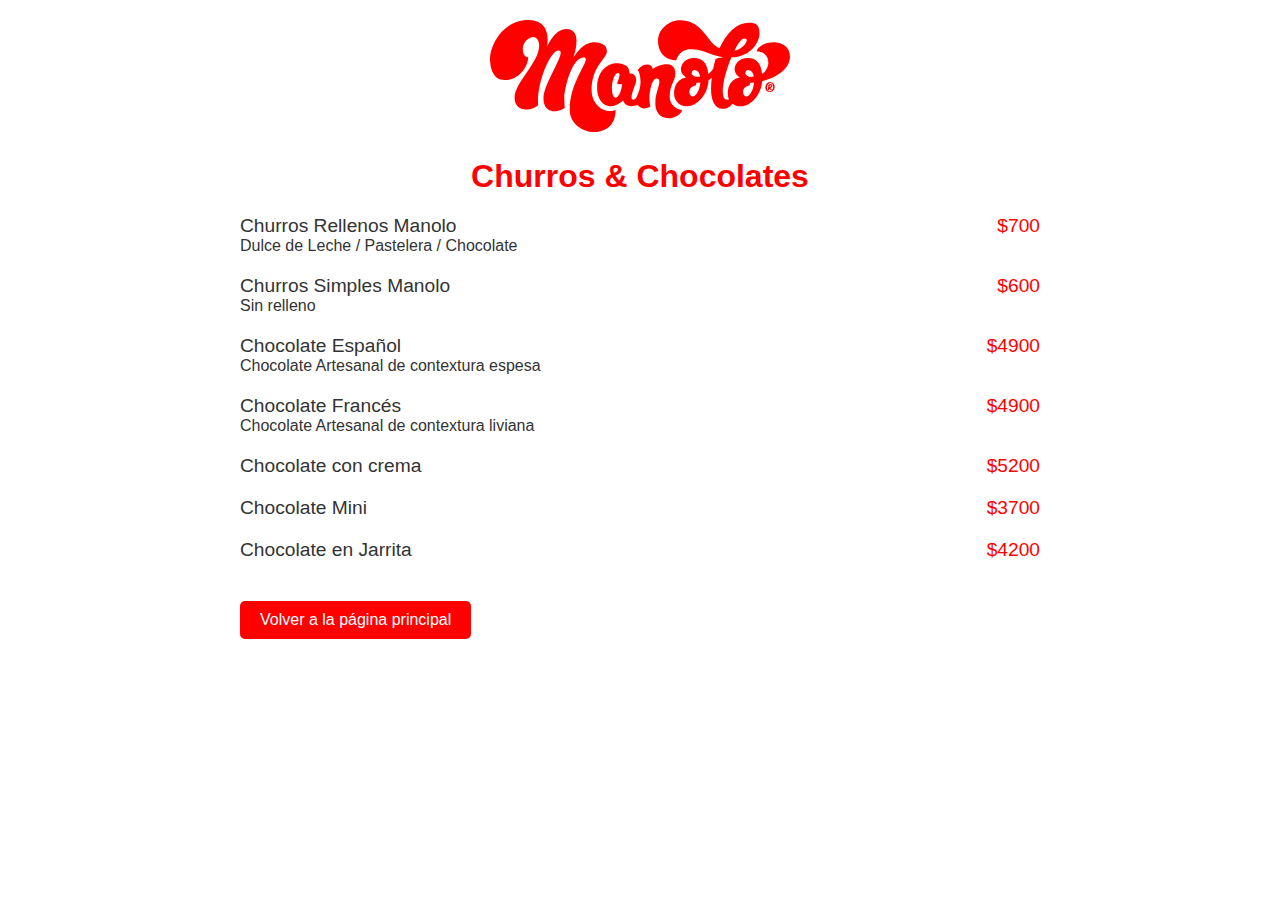
<file: price-list/churros.html>
<!DOCTYPE html>
<html lang="es">
<head>
    <meta charset="UTF-8">
    <meta name="viewport" content="width=device-width, initial-scale=1.0">
    <title>Lista de Precios - Churros & Chocolates</title>
    <link rel="stylesheet" href="general-style.css">
</head>
<body>
    <div class="container">

        <!-- Logo de Manolo -->
        <div class="logo-container">
            <img class="logo" src="logo-manolo.svg" alt="Logo de Manolo">
        </div>

        <h2>Churros & Chocolates</h2>
        <ul class="price-list">
            <li>
                <div class="price-item">
                    <span>Churros Rellenos Manolo</span>
                    <span class="price">$700</span>
                </div>
                <div>Dulce de Leche / Pastelera / Chocolate</div>
            </li>
            <li>
                <div class="price-item">
                    <span>Churros Simples Manolo</span>
                    <span class="price">$600</span>
                </div>
                <div>Sin relleno</div>
            </li>
            <li>
                <div class="price-item">
                    <span>Chocolate Español</span>
                    <span class="price">$4900</span>
                </div>
                <div>Chocolate Artesanal de contextura espesa</div>
            </li>
            <li>
                <div class="price-item">
                    <span>Chocolate Francés</span>
                    <span class="price">$4900</span>
                </div>
                <div>Chocolate Artesanal de contextura liviana</div>
            </li>
            <li>
                <div class="price-item">
                    <span>Chocolate con crema</span>
                    <span class="price">$5200</span>
                </div>
            </li>
            <li>
                <div class="price-item">
                    <span>Chocolate Mini</span>
                    <span class="price">$3700</span>
                </div>
            </li>
            <li>
                <div class="price-item">
                    <span>Chocolate en Jarrita</span>
                    <span class="price">$4200</span>
                </div>
            </li>
        </ul>

        <!-- Botón para volver a la página principal -->
        <a href="/index.html#menu" class="btn-return">Volver a la página principal</a>
    </div>
</body>
</html>
</file>
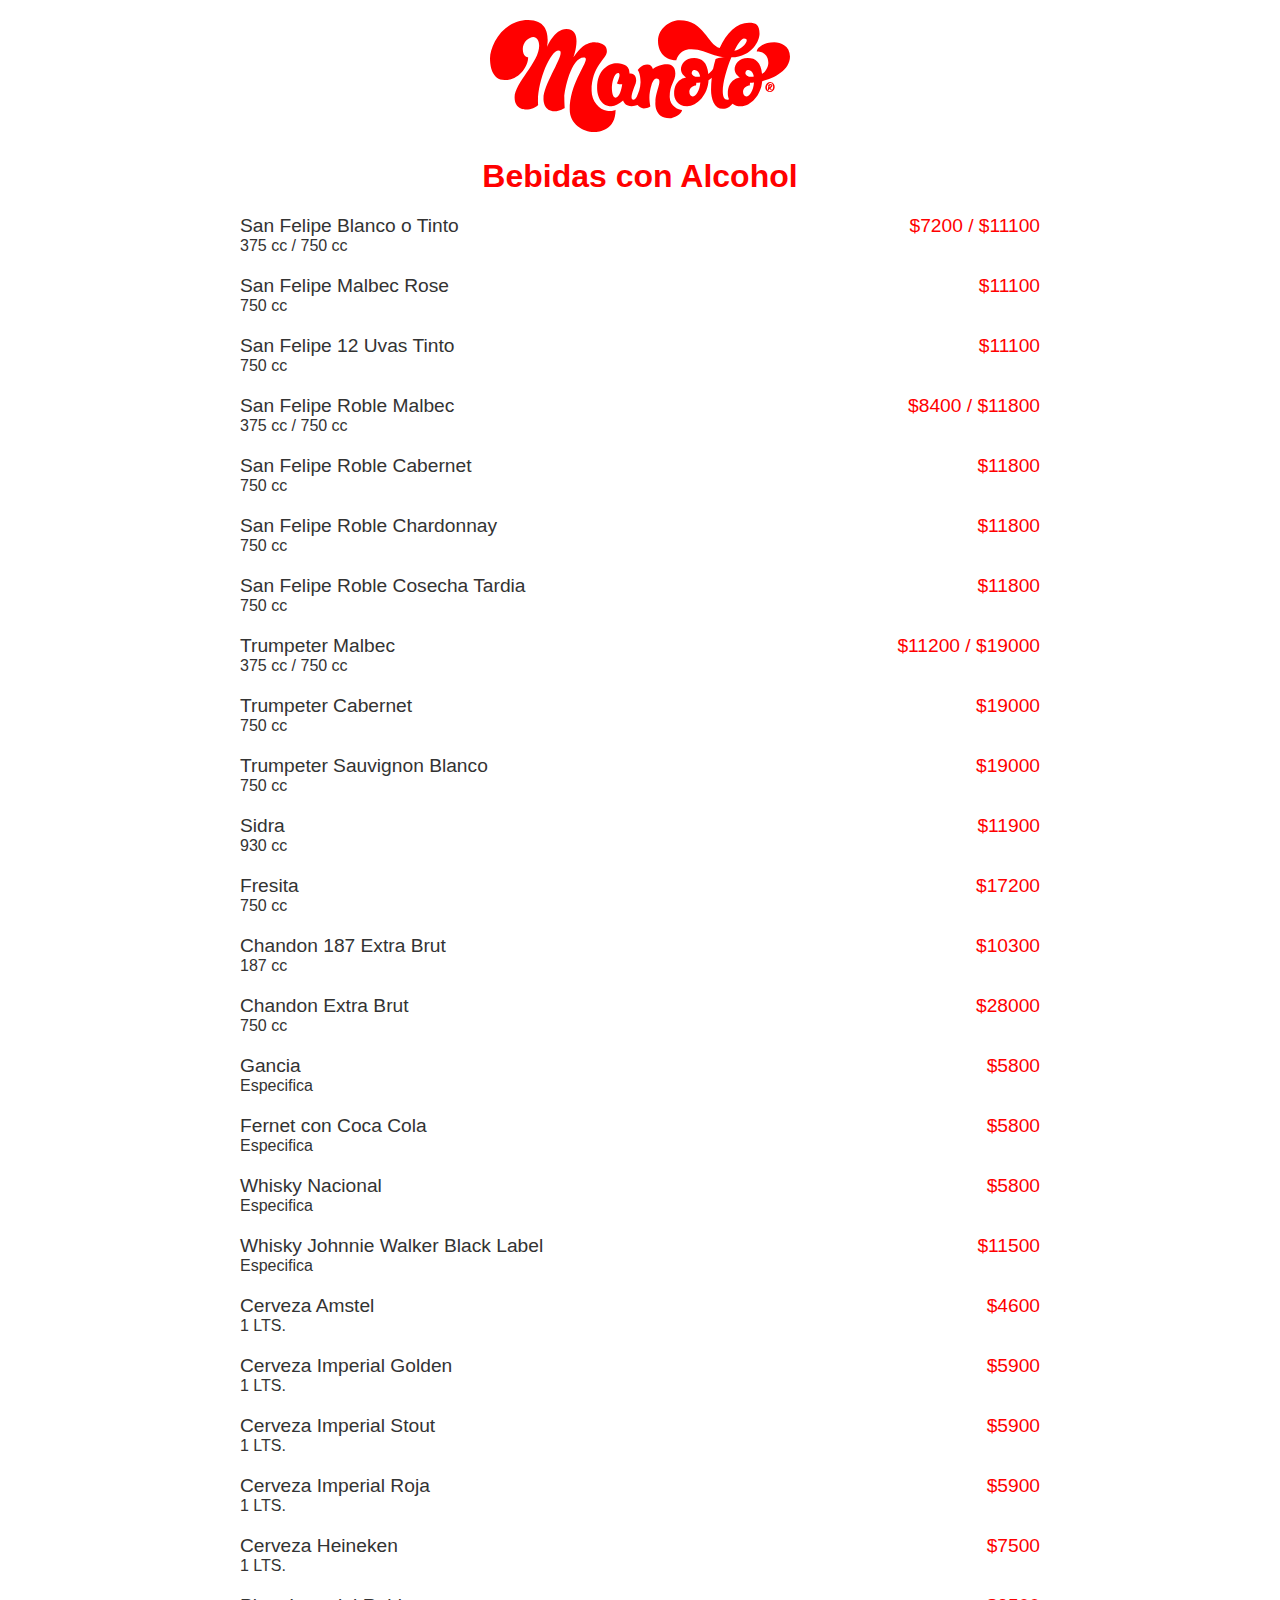
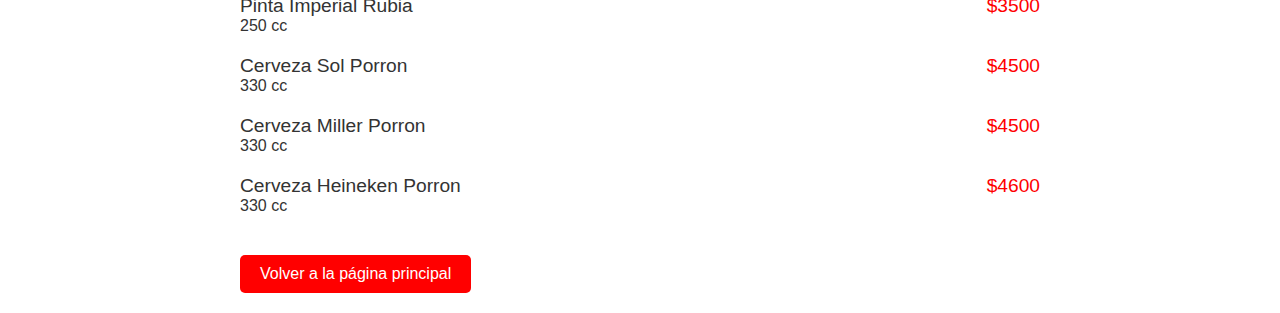
<file: price-list/conalchol.html>
<!DOCTYPE html>
<html lang="es">
<head>
    <meta charset="UTF-8">
    <meta name="viewport" content="width=device-width, initial-scale=1.0">
    <title>Lista de Precios - Bebidas con Alcohol</title>
    <link rel="stylesheet" href="general-style.css">
</head>
<body>
    <div class="container">

        <!-- Logo de Manolo -->
        <div class="logo-container">
            <img class="logo" src="logo-manolo.svg" alt="Logo de Manolo">
        </div>

        <h2>Bebidas con Alcohol</h2>
        <ul class="price-list">
            <li>
                <div class="price-item">
                    <span>San Felipe Blanco o Tinto</span>
                    <span class="price">$7200 / $11100</span>
                </div>
                <div>375 cc / 750 cc</div>
            </li>
            <li>
                <div class="price-item">
                    <span>San Felipe Malbec Rose</span>
                    <span class="price">$11100</span>
                </div>
                <div>750 cc</div>
            </li>
            <li>
                <div class="price-item">
                    <span>San Felipe 12 Uvas Tinto</span>
                    <span class="price">$11100</span>
                </div>
                <div>750 cc</div>
            </li>
            <li>
                <div class="price-item">
                    <span>San Felipe Roble Malbec</span>
                    <span class="price">$8400 / $11800</span>
                </div>
                <div>375 cc / 750 cc</div>
            </li>
            <li>
                <div class="price-item">
                    <span>San Felipe Roble Cabernet</span>
                    <span class="price">$11800</span>
                </div>
                <div>750 cc</div>
            </li>
            <li>
                <div class="price-item">
                    <span>San Felipe Roble Chardonnay</span>
                    <span class="price">$11800</span>
                </div>
                <div>750 cc</div>
            </li>
            <li>
                <div class="price-item">
                    <span>San Felipe Roble Cosecha Tardia</span>
                    <span class="price">$11800</span>
                </div>
                <div>750 cc</div>
            </li>
            <li>
                <div class="price-item">
                    <span>Trumpeter Malbec</span>
                    <span class="price">$11200 / $19000</span>
                </div>
                <div>375 cc / 750 cc</div>
            </li>
            <li>
                <div class="price-item">
                    <span>Trumpeter Cabernet</span>
                    <span class="price">$19000</span>
                </div>
                <div>750 cc</div>
            </li>
            <li>
                <div class="price-item">
                    <span>Trumpeter Sauvignon Blanco</span>
                    <span class="price">$19000</span>
                </div>
                <div>750 cc</div>
            </li>
            <li>
                <div class="price-item">
                    <span>Sidra</span>
                    <span class="price">$11900</span>
                </div>
                <div>930 cc</div>
            </li>
            <li>
                <div class="price-item">
                    <span>Fresita</span>
                    <span class="price">$17200</span>
                </div>
                <div>750 cc</div>
            </li>
            <li>
                <div class="price-item">
                    <span>Chandon 187 Extra Brut</span>
                    <span class="price">$10300</span>
                </div>
                <div>187 cc</div>
            </li>
            <li>
                <div class="price-item">
                    <span>Chandon Extra Brut</span>
                    <span class="price">$28000</span>
                </div>
                <div>750 cc</div>
            </li>
            <li>
                <div class="price-item">
                    <span>Gancia</span>
                    <span class="price">$5800</span>
                </div>
                <div>Especifica</div>
            </li>
            <li>
                <div class="price-item">
                    <span>Fernet con Coca Cola</span>
                    <span class="price">$5800</span>
                </div>
                <div>Especifica</div>
            </li>
            <li>
                <div class="price-item">
                    <span>Whisky Nacional</span>
                    <span class="price">$5800</span>
                </div>
                <div>Especifica</div>
            </li>
            <li>
                <div class="price-item">
                    <span>Whisky Johnnie Walker Black Label</span>
                    <span class="price">$11500</span>
                </div>
                <div>Especifica</div>
            </li>
            <li>
                <div class="price-item">
                    <span>Cerveza Amstel</span>
                    <span class="price">$4600</span>
                </div>
                <div>1 LTS.</div>
            </li>
            <li>
                <div class="price-item">
                    <span>Cerveza Imperial Golden</span>
                    <span class="price">$5900</span>
                </div>
                <div>1 LTS.</div>
            </li>
            <li>
                <div class="price-item">
                    <span>Cerveza Imperial Stout</span>
                    <span class="price">$5900</span>
                </div>
                <div>1 LTS.</div>
            </li>
            <li>
                <div class="price-item">
                    <span>Cerveza Imperial Roja</span>
                    <span class="price">$5900</span>
                </div>
                <div>1 LTS.</div>
            </li>
            <li>
                <div class="price-item">
                    <span>Cerveza Heineken</span>
                    <span class="price">$7500</span>
                </div>
                <div>1 LTS.</div>
            </li>
            <li>
                <div class="price-item">
                    <span>Pinta Imperial Rubia</span>
                    <span class="price">$3500</span>
                </div>
                <div>250 cc</div>
            </li>
            <li>
                <div class="price-item">
                    <span>Cerveza Sol Porron</span>
                    <span class="price">$4500</span>
                </div>
                <div>330 cc</div>
            </li>
            <li>
                <div class="price-item">
                    <span>Cerveza Miller Porron</span>
                    <span class="price">$4500</span>
                </div>
                <div>330 cc</div>
            </li>
            <li>
                <div class="price-item">
                    <span>Cerveza Heineken Porron</span>
                    <span class="price">$4600</span>
                </div>
                <div>330 cc</div>
            </li>
        </ul>

        <!-- Botón para volver a la página principal -->
        <a href="/index.html#menu" class="btn-return">Volver a la página principal</a>
    </div>
</body>
</html>
</file>
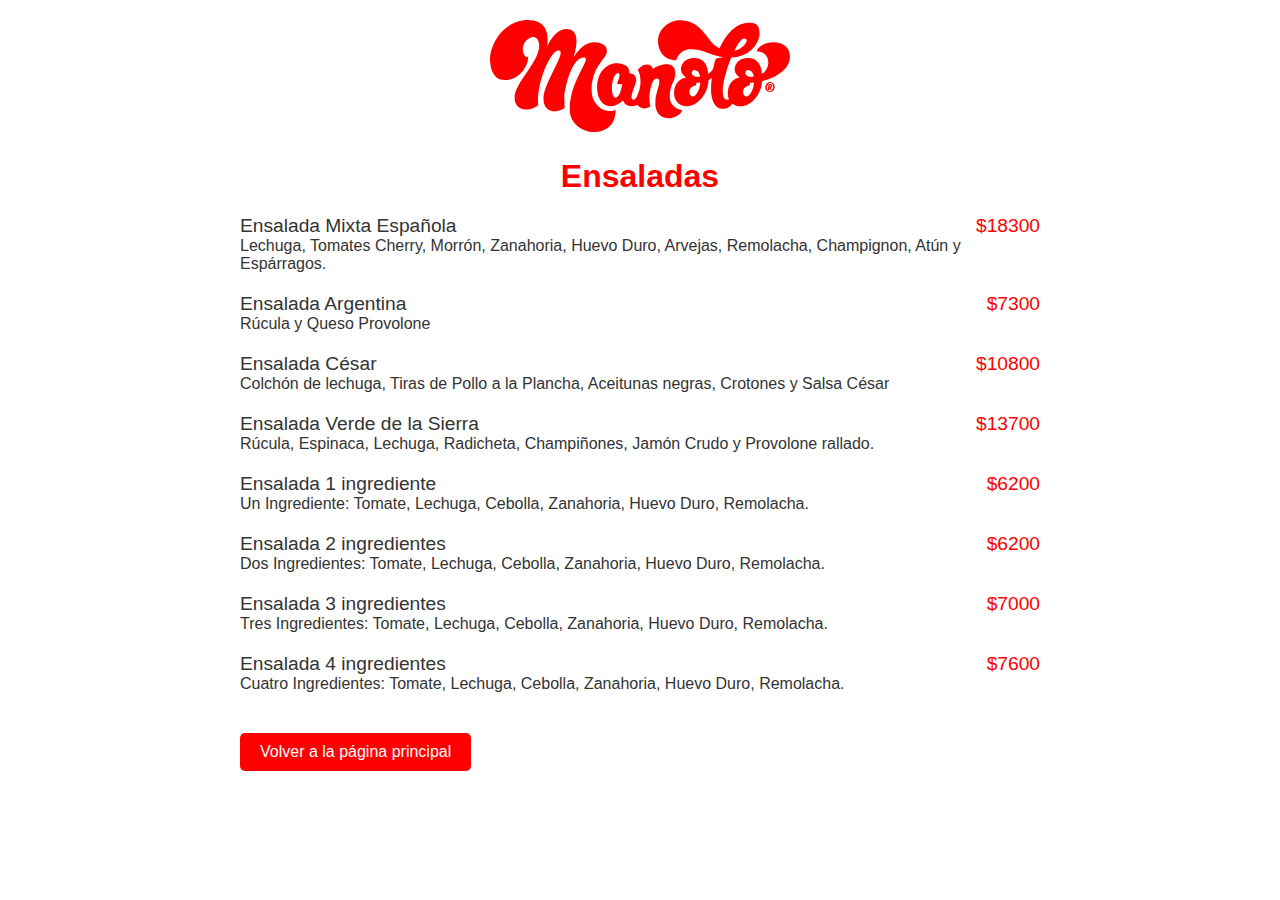
<file: price-list/ensaladas.html>
<!DOCTYPE html>
<html lang="es">
<head>
    <meta charset="UTF-8">
    <meta name="viewport" content="width=device-width, initial-scale=1.0">
    <title>Lista de Precios - Ensaladas</title>
    <link rel="stylesheet" href="general-style.css">
</head>
<body>
    <div class="container">

        <!-- Logo de Manolo -->
        <div class="logo-container">
            <img class="logo" src="logo-manolo.svg" alt="Logo de Manolo">
        </div>

        <h2>Ensaladas</h2>
        <ul class="price-list">
            <li>
                <div class="price-item">
                    <span>Ensalada Mixta Española</span>
                    <span class="price">$18300</span>
                </div>
                <div>Lechuga, Tomates Cherry, Morrón, Zanahoria, Huevo Duro, Arvejas, Remolacha, Champignon, Atún y Espárragos.</div>
            </li>
            <li>
                <div class="price-item">
                    <span>Ensalada Argentina</span>
                    <span class="price">$7300</span>
                </div>
                <div>Rúcula y Queso Provolone</div>
            </li>
            <li>
                <div class="price-item">
                    <span>Ensalada César</span>
                    <span class="price">$10800</span>
                </div>
                <div>Colchón de lechuga, Tiras de Pollo a la Plancha, Aceitunas negras, Crotones y Salsa César</div>
            </li>
            <li>
                <div class="price-item">
                    <span>Ensalada Verde de la Sierra</span>
                    <span class="price">$13700</span>
                </div>
                <div>Rúcula, Espinaca, Lechuga, Radicheta, Champiñones, Jamón Crudo y Provolone rallado.</div>
            </li>
            <li>
                <div class="price-item">
                    <span>Ensalada 1 ingrediente</span>
                    <span class="price">$6200</span>
                </div>
                <div>Un Ingrediente: Tomate, Lechuga, Cebolla, Zanahoria, Huevo Duro, Remolacha.</div>
            </li>
            <li>
                <div class="price-item">
                    <span>Ensalada 2 ingredientes</span>
                    <span class="price">$6200</span>
                </div>
                <div>Dos Ingredientes: Tomate, Lechuga, Cebolla, Zanahoria, Huevo Duro, Remolacha.</div>
            </li>
            <li>
                <div class="price-item">
                    <span>Ensalada 3 ingredientes</span>
                    <span class="price">$7000</span>
                </div>
                <div>Tres Ingredientes: Tomate, Lechuga, Cebolla, Zanahoria, Huevo Duro, Remolacha.</div>
            </li>
            <li>
                <div class="price-item">
                    <span>Ensalada 4 ingredientes</span>
                    <span class="price">$7600</span>
                </div>
                <div>Cuatro Ingredientes: Tomate, Lechuga, Cebolla, Zanahoria, Huevo Duro, Remolacha.</div>
            </li>
        </ul>

        <!-- Botón para volver a la página principal -->
        <a href="/index.html#menu" class="btn-return">Volver a la página principal</a>
    </div>
</body>
</html>
</file>
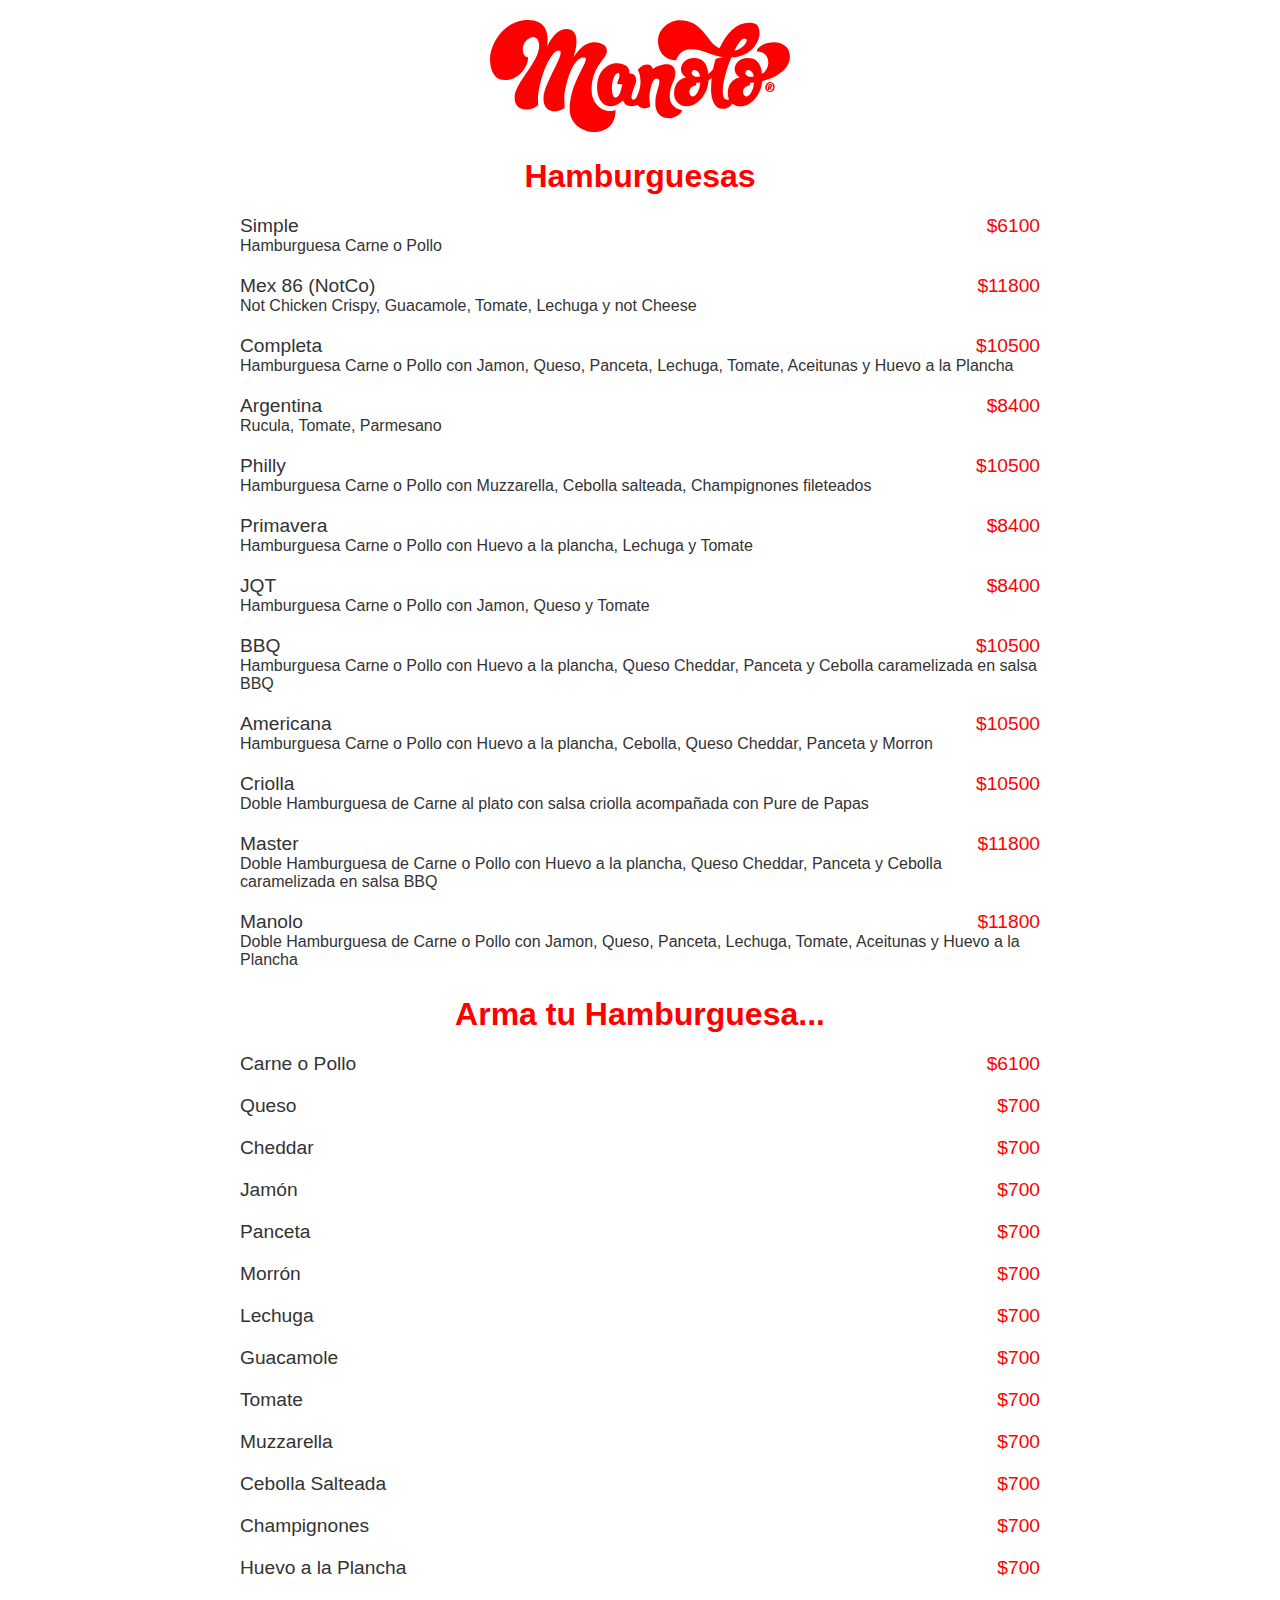
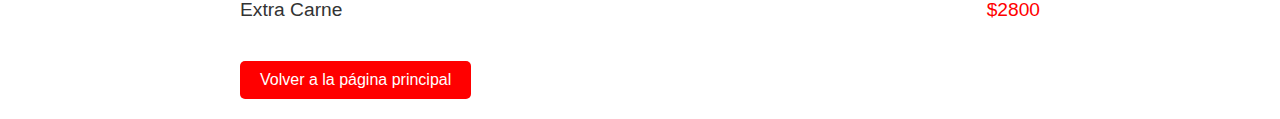
<file: price-list/hamburguesas.html>
<!DOCTYPE html>
<html lang="es">
<head>
    <meta charset="UTF-8">
    <meta name="viewport" content="width=device-width, initial-scale=1.0">
    <title>Lista de Precios - Hamburguesas</title>
    <link rel="stylesheet" href="general-style.css">
</head>
<body>
    <div class="container">

        <!-- Logo de Manolo -->
        <div class="logo-container">
            <img class="logo" src="logo-manolo.svg" alt="Logo de Manolo">
        </div>

        <h2>Hamburguesas</h2>
        <ul class="price-list">
            <li>
                <div class="price-item">
                    <span>Simple</span>
                    <span class="price">$6100</span>
                </div>
                <div>Hamburguesa Carne o Pollo</div>
            </li>
            <li>
                <div class="price-item">
                    <span>Mex 86 (NotCo)</span>
                    <span class="price">$11800</span>
                </div>
                <div>Not Chicken Crispy, Guacamole, Tomate, Lechuga y not Cheese</div>
            </li>
            <li>
                <div class="price-item">
                    <span>Completa</span>
                    <span class="price">$10500</span>
                </div>
                <div>Hamburguesa Carne o Pollo con Jamon, Queso, Panceta, Lechuga, Tomate, Aceitunas y Huevo a la Plancha</div>
            </li>
            <li>
                <div class="price-item">
                    <span>Argentina</span>
                    <span class="price">$8400</span>
                </div>
                <div>Rucula, Tomate, Parmesano</div>
            </li>
            <li>
                <div class="price-item">
                    <span>Philly</span>
                    <span class="price">$10500</span>
                </div>
                <div>Hamburguesa Carne o Pollo con Muzzarella, Cebolla salteada, Champignones fileteados</div>
            </li>
            <li>
                <div class="price-item">
                    <span>Primavera</span>
                    <span class="price">$8400</span>
                </div>
                <div>Hamburguesa Carne o Pollo con Huevo a la plancha, Lechuga y Tomate</div>
            </li>
            <li>
                <div class="price-item">
                    <span>JQT</span>
                    <span class="price">$8400</span>
                </div>
                <div>Hamburguesa Carne o Pollo con Jamon, Queso y Tomate</div>
            </li>
            <li>
                <div class="price-item">
                    <span>BBQ</span>
                    <span class="price">$10500</span>
                </div>
                <div>Hamburguesa Carne o Pollo con Huevo a la plancha, Queso Cheddar, Panceta y Cebolla caramelizada en salsa BBQ</div>
            </li>
            <li>
                <div class="price-item">
                    <span>Americana</span>
                    <span class="price">$10500</span>
                </div>
                <div>Hamburguesa Carne o Pollo con Huevo a la plancha, Cebolla, Queso Cheddar, Panceta y Morron</div>
            </li>
            <li>
                <div class="price-item">
                    <span>Criolla</span>
                    <span class="price">$10500</span>
                </div>
                <div>Doble Hamburguesa de Carne al plato con salsa criolla acompañada con Pure de Papas</div>
            </li>
            <li>
                <div class="price-item">
                    <span>Master</span>
                    <span class="price">$11800</span>
                </div>
                <div>Doble Hamburguesa de Carne o Pollo con Huevo a la plancha, Queso Cheddar, Panceta y Cebolla caramelizada en salsa BBQ</div>
            </li>
            <li>
                <div class="price-item">
                    <span>Manolo</span>
                    <span class="price">$11800</span>
                </div>
                <div>Doble Hamburguesa de Carne o Pollo con Jamon, Queso, Panceta, Lechuga, Tomate, Aceitunas y Huevo a la Plancha</div>
            </li>
        </ul>

        <h2>Arma tu Hamburguesa...</h2>
        <ul class="price-list">
            <li>
                <div class="price-item">
                    <span>Carne o Pollo</span>
                    <span class="price">$6100</span>
                </div>
            </li>
            <li>
                <div class="price-item">
                    <span>Queso</span>
                    <span class="price">$700</span>
                </div>
            </li>
            <li>
                <div class="price-item">
                    <span>Cheddar</span>
                    <span class="price">$700</span>
                </div>
            </li>
            <li>
                <div class="price-item">
                    <span>Jamón</span>
                    <span class="price">$700</span>
                </div>
            </li>
            <li>
                <div class="price-item">
                    <span>Panceta</span>
                    <span class="price">$700</span>
                </div>
            </li>
            <li>
                <div class="price-item">
                    <span>Morrón</span>
                    <span class="price">$700</span>
                </div>
            </li>
            <li>
                <div class="price-item">
                    <span>Lechuga</span>
                    <span class="price">$700</span>
                </div>
            </li>
            <li>
                <div class="price-item">
                    <span>Guacamole</span>
                    <span class="price">$700</span>
                </div>
            </li>
            <li>
                <div class="price-item">
                    <span>Tomate</span>
                    <span class="price">$700</span>
                </div>
            </li>
            <li>
                <div class="price-item">
                    <span>Muzzarella</span>
                    <span class="price">$700</span>
                </div>
            </li>
            <li>
                <div class="price-item">
                    <span>Cebolla Salteada</span>
                    <span class="price">$700</span>
                </div>
            </li>
            <li>
                <div class="price-item">
                    <span>Champignones</span>
                    <span class="price">$700</span>
                </div>
            </li>
            <li>
                <div class="price-item">
                    <span>Huevo a la Plancha</span>
                    <span class="price">$700</span>
                </div>
            </li>
            <li>
                <div class="price-item">
                    <span>Extra Carne</span>
                    <span class="price">$2800</span>
                </div>
            </li>
        </ul>

        <!-- Botón para volver a la página principal -->
        <a href="/index.html#menu" class="btn-return">Volver a la página principal</a>
    </div>
</body>
</html>
</file>
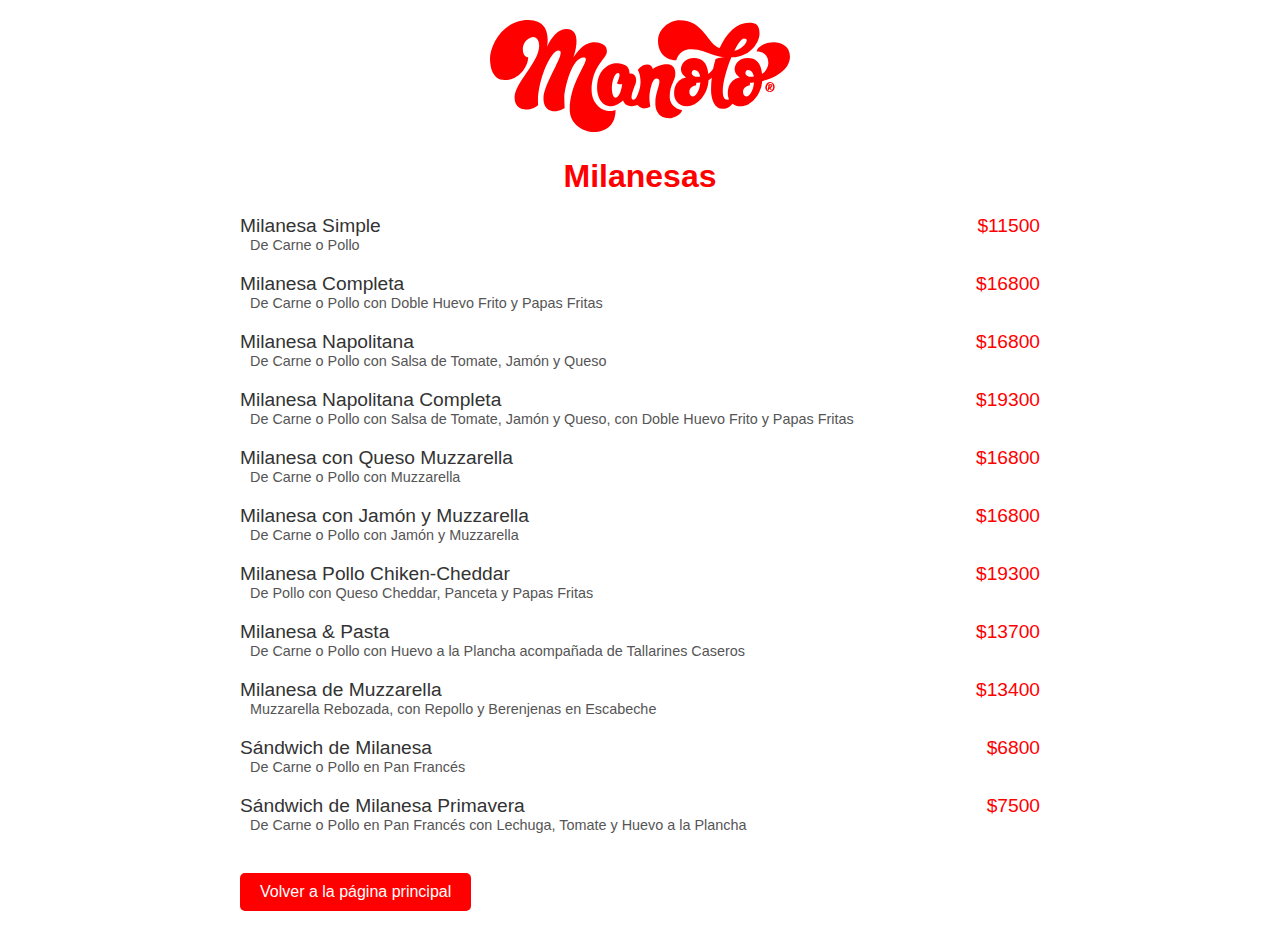
<file: price-list/milanesas.html>
<!DOCTYPE html>
<html lang="es">
<head>
    <meta charset="UTF-8">
    <meta name="viewport" content="width=device-width, initial-scale=1.0">
    <title>Lista de Precios - Manolo</title>
    <link rel="stylesheet" href="general-style.css">
</head>
<body>
    <div class="container">
        <div class="logo-container">
            <img class="logo" src="logo-manolo.svg" alt="">
        </div>
        <h2>Milanesas</h2>
        <ul class="price-list">
            <li>
                <div class="price-item">
                    <span>Milanesa Simple</span>
                    <span class="price">$11500</span>
                </div>
                <div class="description">De Carne o Pollo</div>
            </li>
            <li>
                <div class="price-item">
                    <span>Milanesa Completa</span>
                    <span class="price">$16800</span>
                </div>
                <div class="description">De Carne o Pollo con Doble Huevo Frito y Papas Fritas</div>
            </li>
            <li>
                <div class="price-item">
                    <span>Milanesa Napolitana</span>
                    <span class="price">$16800</span>
                </div>
                <div class="description">De Carne o Pollo con Salsa de Tomate, Jamón y Queso</div>
            </li>
            <li>
                <div class="price-item">
                    <span>Milanesa Napolitana Completa</span>
                    <span class="price">$19300</span>
                </div>
                <div class="description">De Carne o Pollo con Salsa de Tomate, Jamón y Queso, con Doble Huevo Frito y Papas Fritas</div>
            </li>
            <li>
                <div class="price-item">
                    <span>Milanesa con Queso Muzzarella</span>
                    <span class="price">$16800</span>
                </div>
                <div class="description">De Carne o Pollo con Muzzarella</div>
            </li>
            <li>
                <div class="price-item">
                    <span>Milanesa con Jamón y Muzzarella</span>
                    <span class="price">$16800</span>
                </div>
                <div class="description">De Carne o Pollo con Jamón y Muzzarella</div>
            </li>
            <li>
                <div class="price-item">
                    <span>Milanesa Pollo Chiken-Cheddar</span>
                    <span class="price">$19300</span>
                </div>
                <div class="description">De Pollo con Queso Cheddar, Panceta y Papas Fritas</div>
            </li>
            <li>
                <div class="price-item">
                    <span>Milanesa & Pasta</span>
                    <span class="price">$13700</span>
                </div>
                <div class="description">De Carne o Pollo con Huevo a la Plancha acompañada de Tallarines Caseros</div>
            </li>
            <li>
                <div class="price-item">
                    <span>Milanesa de Muzzarella</span>
                    <span class="price">$13400</span>
                </div>
                <div class="description">Muzzarella Rebozada, con Repollo y Berenjenas en Escabeche</div>
            </li>
            <li>
                <div class="price-item">
                    <span>Sándwich de Milanesa</span>
                    <span class="price">$6800</span>
                </div>
                <div class="description">De Carne o Pollo en Pan Francés</div>
            </li>
            <li>
                <div class="price-item">
                    <span>Sándwich de Milanesa Primavera</span>
                    <span class="price">$7500</span>
                </div>
                <div class="description">De Carne o Pollo en Pan Francés con Lechuga, Tomate y Huevo a la Plancha</div>
            </li>
        </ul>
        <a href="/index.html#menu" class="btn-return">Volver a la página principal</a>
    </div>
   

</body>
</html>
</file>
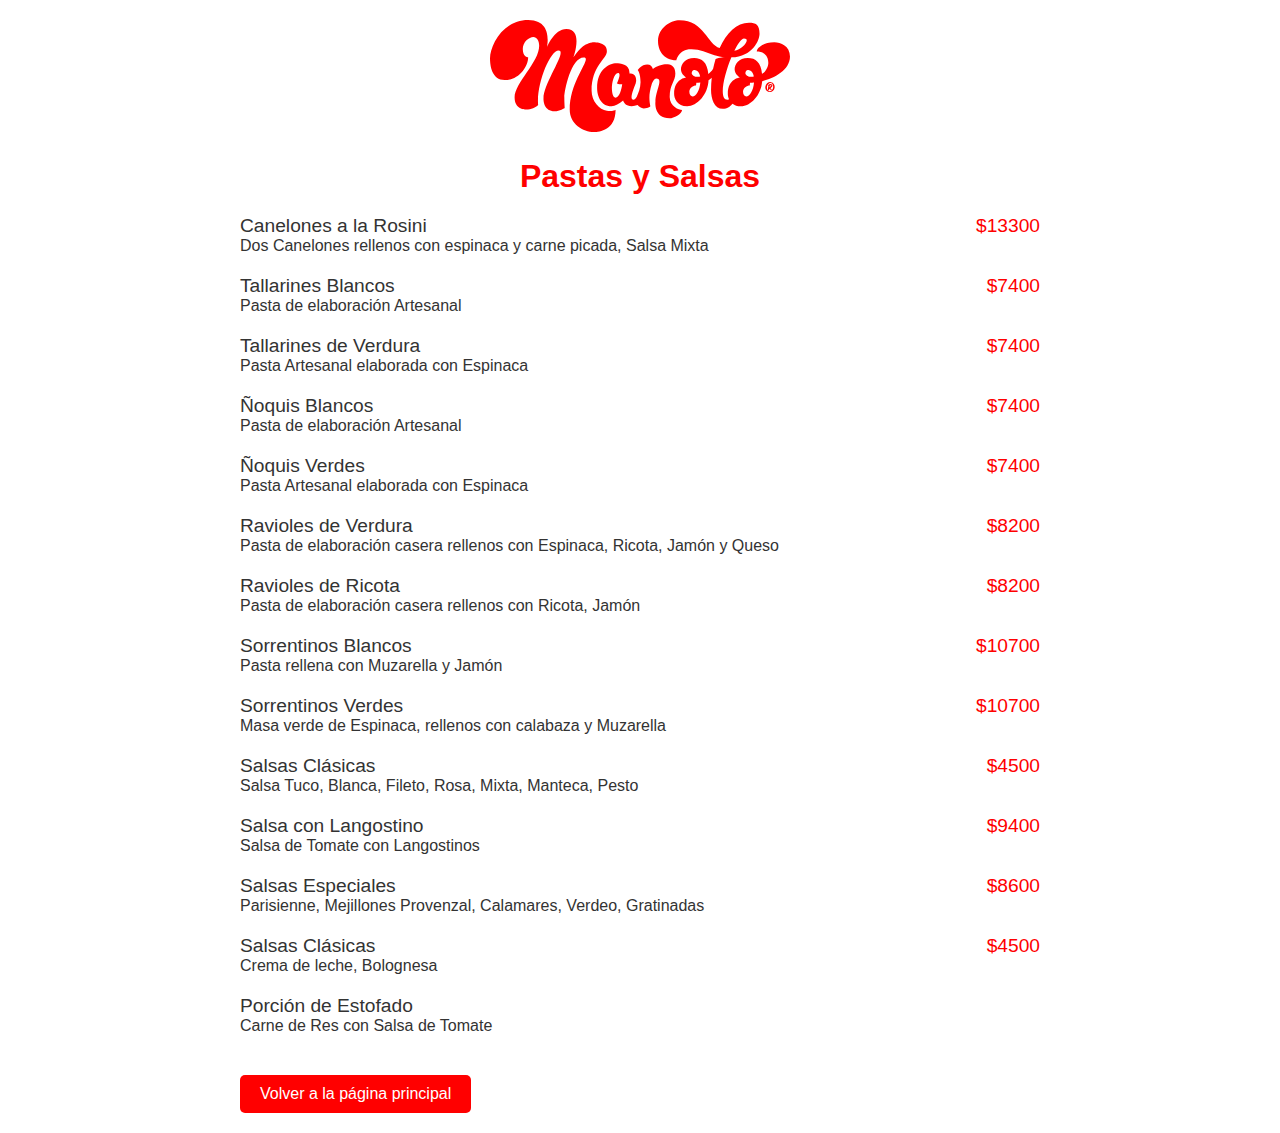
<file: price-list/pastas.html>
<!DOCTYPE html>
<html lang="es">
<head>
    <meta charset="UTF-8">
    <meta name="viewport" content="width=device-width, initial-scale=1.0">
    <title>Lista de Precios - Pastas y Salsas</title>
    <link rel="stylesheet" href="general-style.css">
</head>
<body>
    <div class="container">

        <!-- Logo de Manolo -->
        <div class="logo-container">
            <img class="logo" src="logo-manolo.svg" alt="Logo de Manolo">
        </div>

        <h2>Pastas y Salsas</h2>
        <ul class="price-list">
            <li>
                <div class="price-item">
                    <span>Canelones a la Rosini</span>
                    <span class="price">$13300</span>
                </div>
                <div>Dos Canelones rellenos con espinaca y carne picada, Salsa Mixta</div>
            </li>
            <li>
                <div class="price-item">
                    <span>Tallarines Blancos</span>
                    <span class="price">$7400</span>
                </div>
                <div>Pasta de elaboración Artesanal</div>
            </li>
            <li>
                <div class="price-item">
                    <span>Tallarines de Verdura</span>
                    <span class="price">$7400</span>
                </div>
                <div>Pasta Artesanal elaborada con Espinaca</div>
            </li>
            <li>
                <div class="price-item">
                    <span>Ñoquis Blancos</span>
                    <span class="price">$7400</span>
                </div>
                <div>Pasta de elaboración Artesanal</div>
            </li>
            <li>
                <div class="price-item">
                    <span>Ñoquis Verdes</span>
                    <span class="price">$7400</span>
                </div>
                <div>Pasta Artesanal elaborada con Espinaca</div>
            </li>
            <li>
                <div class="price-item">
                    <span>Ravioles de Verdura</span>
                    <span class="price">$8200</span>
                </div>
                <div>Pasta de elaboración casera rellenos con Espinaca, Ricota, Jamón y Queso</div>
            </li>
            <li>
                <div class="price-item">
                    <span>Ravioles de Ricota</span>
                    <span class="price">$8200</span>
                </div>
                <div>Pasta de elaboración casera rellenos con Ricota, Jamón</div>
            </li>
            <li>
                <div class="price-item">
                    <span>Sorrentinos Blancos</span>
                    <span class="price">$10700</span>
                </div>
                <div>Pasta rellena con Muzarella y Jamón</div>
            </li>
            <li>
                <div class="price-item">
                    <span>Sorrentinos Verdes</span>
                    <span class="price">$10700</span>
                </div>
                <div>Masa verde de Espinaca, rellenos con calabaza y Muzarella</div>
            </li>
            <li>
                <div class="price-item">
                    <span>Salsas Clásicas</span>
                    <span class="price">$4500</span>
                </div>
                <div>Salsa Tuco, Blanca, Fileto, Rosa, Mixta, Manteca, Pesto</div>
            </li>
            <li>
                <div class="price-item">
                    <span>Salsa con Langostino</span>
                    <span class="price">$9400</span>
                </div>
                <div>Salsa de Tomate con Langostinos</div>
            </li>
            <li>
                <div class="price-item">
                    <span>Salsas Especiales</span>
                    <span class="price">$8600</span>
                </div>
                <div>Parisienne, Mejillones Provenzal, Calamares, Verdeo, Gratinadas</div>
            </li>
            <li>
                <div class="price-item">
                    <span>Salsas Clásicas</span>
                    <span class="price">$4500</span>
                </div>
                <div>Crema de leche, Bolognesa</div>
            </li>
            <li>
                <div class="price-item">
                    <span>Porción de Estofado</span>
                </div>
                <div>Carne de Res con Salsa de Tomate</div>
            </li>
        </ul>

        <!-- Botón para volver a la página principal -->
        <a href="/index.html#menu" class="btn-return">Volver a la página principal</a>
    </div>
</body>
</html>
</file>
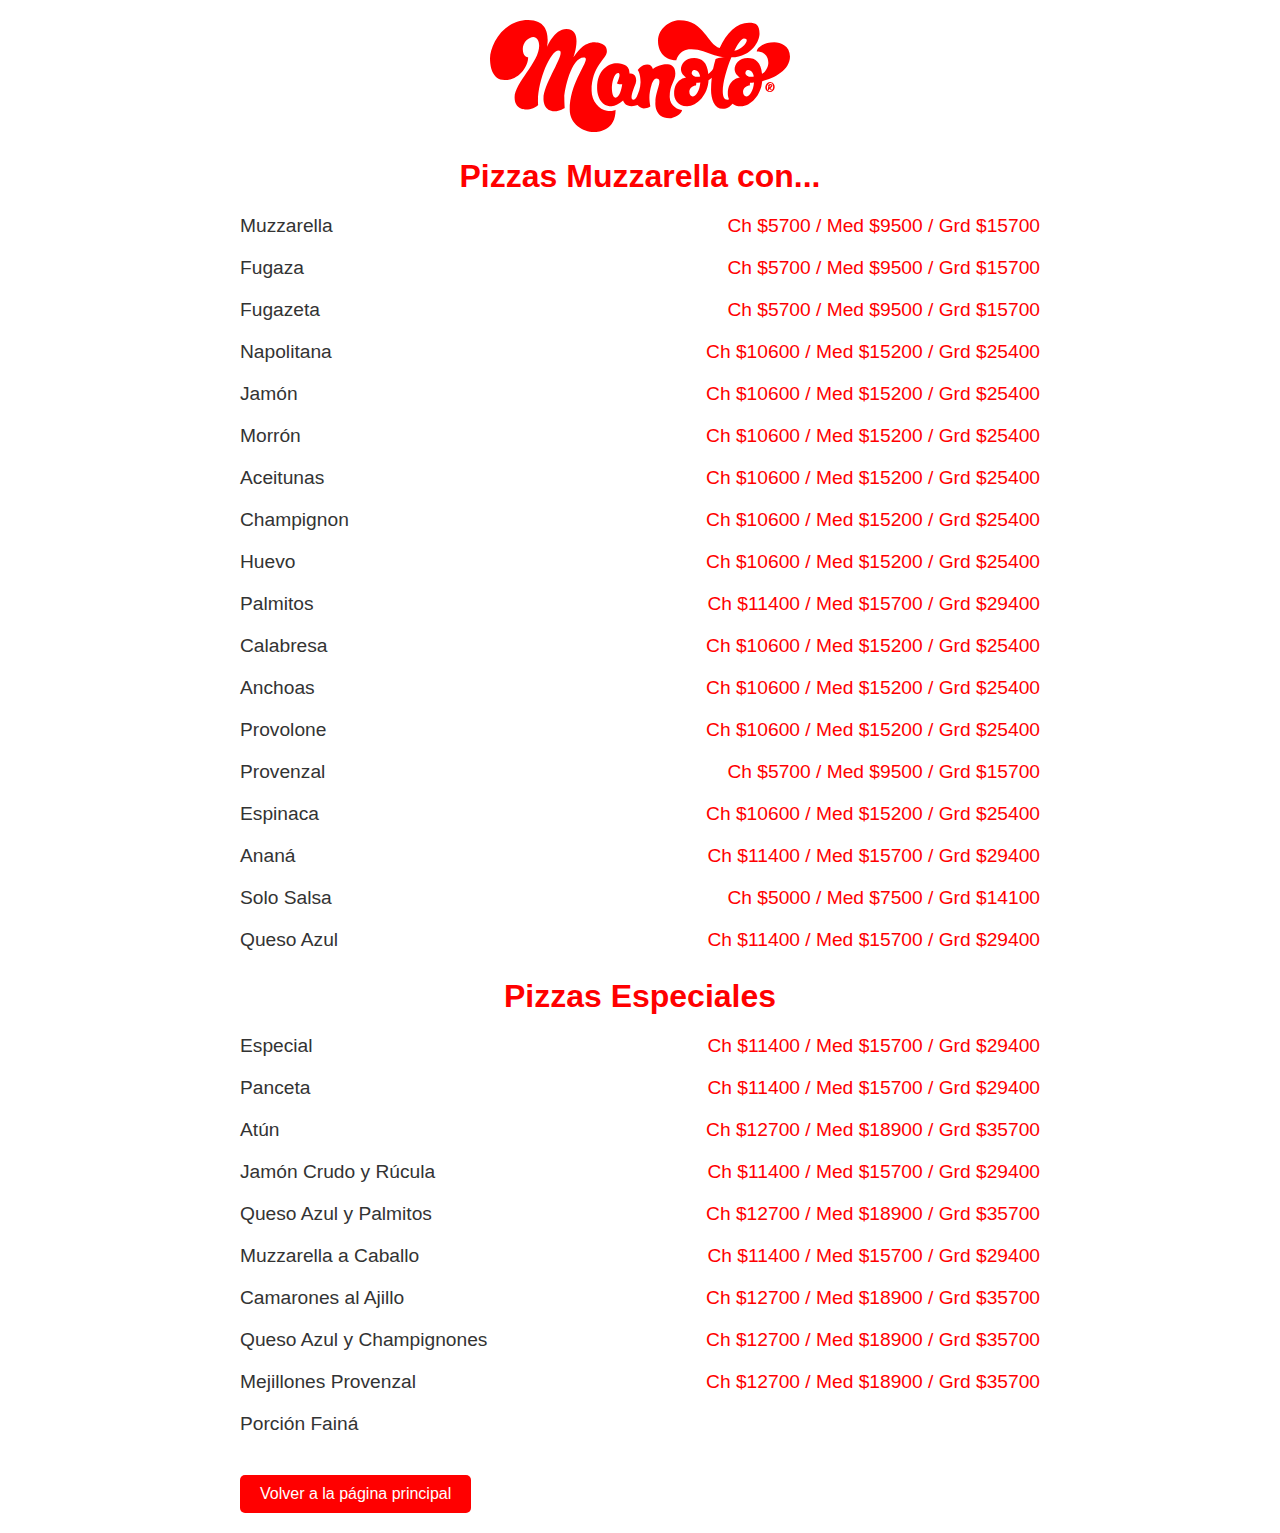
<file: price-list/pizzas_rectangulares.html>
<!DOCTYPE html>
<html lang="es">
<head>
    <meta charset="UTF-8">
    <meta name="viewport" content="width=device-width, initial-scale=1.0">
    <title>Lista de Precios - Pizzas</title>
    <link rel="stylesheet" href="general-style.css">
</head>
<body>
    <div class="container">
        <div class="logo-container">
            <img class="logo" src="logo-manolo.svg" alt="">
        </div>
        <h2>Pizzas Muzzarella con...</h2>
        <ul class="price-list">
            <li>
                <div class="price-item">
                    <span>Muzzarella</span>
                    <span class="price">Ch $5700 / Med $9500 / Grd $15700</span>
                </div>
            </li>
            <li>
                <div class="price-item">
                    <span>Fugaza</span>
                    <span class="price">Ch $5700 / Med $9500 / Grd $15700</span>
                </div>
            </li>
            <li>
                <div class="price-item">
                    <span>Fugazeta</span>
                    <span class="price">Ch $5700 / Med $9500 / Grd $15700</span>
                </div>
            </li>
            <li>
                <div class="price-item">
                    <span>Napolitana</span>
                    <span class="price">Ch $10600 / Med $15200 / Grd $25400</span>
                </div>
            </li>
            <li>
                <div class="price-item">
                    <span>Jamón</span>
                    <span class="price">Ch $10600 / Med $15200 / Grd $25400</span>
                </div>
            </li>
            <li>
                <div class="price-item">
                    <span>Morrón</span>
                    <span class="price">Ch $10600 / Med $15200 / Grd $25400</span>
                </div>
            </li>
            <li>
                <div class="price-item">
                    <span>Aceitunas</span>
                    <span class="price">Ch $10600 / Med $15200 / Grd $25400</span>
                </div>
            </li>
            <li>
                <div class="price-item">
                    <span>Champignon</span>
                    <span class="price">Ch $10600 / Med $15200 / Grd $25400</span>
                </div>
            </li>
            <li>
                <div class="price-item">
                    <span>Huevo</span>
                    <span class="price">Ch $10600 / Med $15200 / Grd $25400</span>
                </div>
            </li>
            <li>
                <div class="price-item">
                    <span>Palmitos</span>
                    <span class="price">Ch $11400 / Med $15700 / Grd $29400</span>
                </div>
            </li>
            <li>
                <div class="price-item">
                    <span>Calabresa</span>
                    <span class="price">Ch $10600 / Med $15200 / Grd $25400</span>
                </div>
            </li>
            <li>
                <div class="price-item">
                    <span>Anchoas</span>
                    <span class="price">Ch $10600 / Med $15200 / Grd $25400</span>
                </div>
            </li>
            <li>
                <div class="price-item">
                    <span>Provolone</span>
                    <span class="price">Ch $10600 / Med $15200 / Grd $25400</span>
                </div>
            </li>
            <li>
                <div class="price-item">
                    <span>Provenzal</span>
                    <span class="price">Ch $5700 / Med $9500 / Grd $15700</span>
                </div>
            </li>
            <li>
                <div class="price-item">
                    <span>Espinaca</span>
                    <span class="price">Ch $10600 / Med $15200 / Grd $25400</span>
                </div>
            </li>
            <li>
                <div class="price-item">
                    <span>Ananá</span>
                    <span class="price">Ch $11400 / Med $15700 / Grd $29400</span>
                </div>
            </li>
            <li>
                <div class="price-item">
                    <span>Solo Salsa</span>
                    <span class="price">Ch $5000 / Med $7500 / Grd $14100</span>
                </div>
            </li>
            <li>
                <div class="price-item">
                    <span>Queso Azul</span>
                    <span class="price">Ch $11400 / Med $15700 / Grd $29400</span>
                </div>
            </li>
        </ul>

        <h2>Pizzas Especiales</h2>
        <ul class="price-list">
            <li>
                <div class="price-item">
                    <span>Especial</span>
                    <span class="price">Ch $11400 / Med $15700 / Grd $29400</span>
                </div>
            </li>
            <li>
                <div class="price-item">
                    <span>Panceta</span>
                    <span class="price">Ch $11400 / Med $15700 / Grd $29400</span>
                </div>
            </li>
            <li>
                <div class="price-item">
                    <span>Atún</span>
                    <span class="price">Ch $12700 / Med $18900 / Grd $35700</span>
                </div>
            </li>
            <li>
                <div class="price-item">
                    <span>Jamón Crudo y Rúcula</span>
                    <span class="price">Ch $11400 / Med $15700 / Grd $29400</span>
                </div>
            </li>
            <li>
                <div class="price-item">
                    <span>Queso Azul y Palmitos</span>
                    <span class="price">Ch $12700 / Med $18900 / Grd $35700</span>
                </div>
            </li>
            <li>
                <div class="price-item">
                    <span>Muzzarella a Caballo</span>
                    <span class="price">Ch $11400 / Med $15700 / Grd $29400</span>
                </div>
            </li>
            <li>
                <div class="price-item">
                    <span>Camarones al Ajillo</span>
                    <span class="price">Ch $12700 / Med $18900 / Grd $35700</span>
                </div>
            </li>
            <li>
                <div class="price-item">
                    <span>Queso Azul y Champignones</span>
                    <span class="price">Ch $12700 / Med $18900 / Grd $35700</span>
                </div>
            </li>
            <li>
                <div class="price-item">
                    <span>Mejillones Provenzal</span>
                    <span class="price">Ch $12700 / Med $18900 / Grd $35700</span>
                </div>
            </li>
            <li>
                <div class="price-item">
                    <span>Porción Fainá</span>
                    <span class="price"></span> <!-- Aquí puedes agregar el precio si lo tienes -->
                </div>
            </li>
        </ul>

        <!-- Botón para volver a la página principal -->
        <a href="/index.html#menu" class="btn-return">Volver a la página principal</a>
    </div>
</body>
</html>
</file>
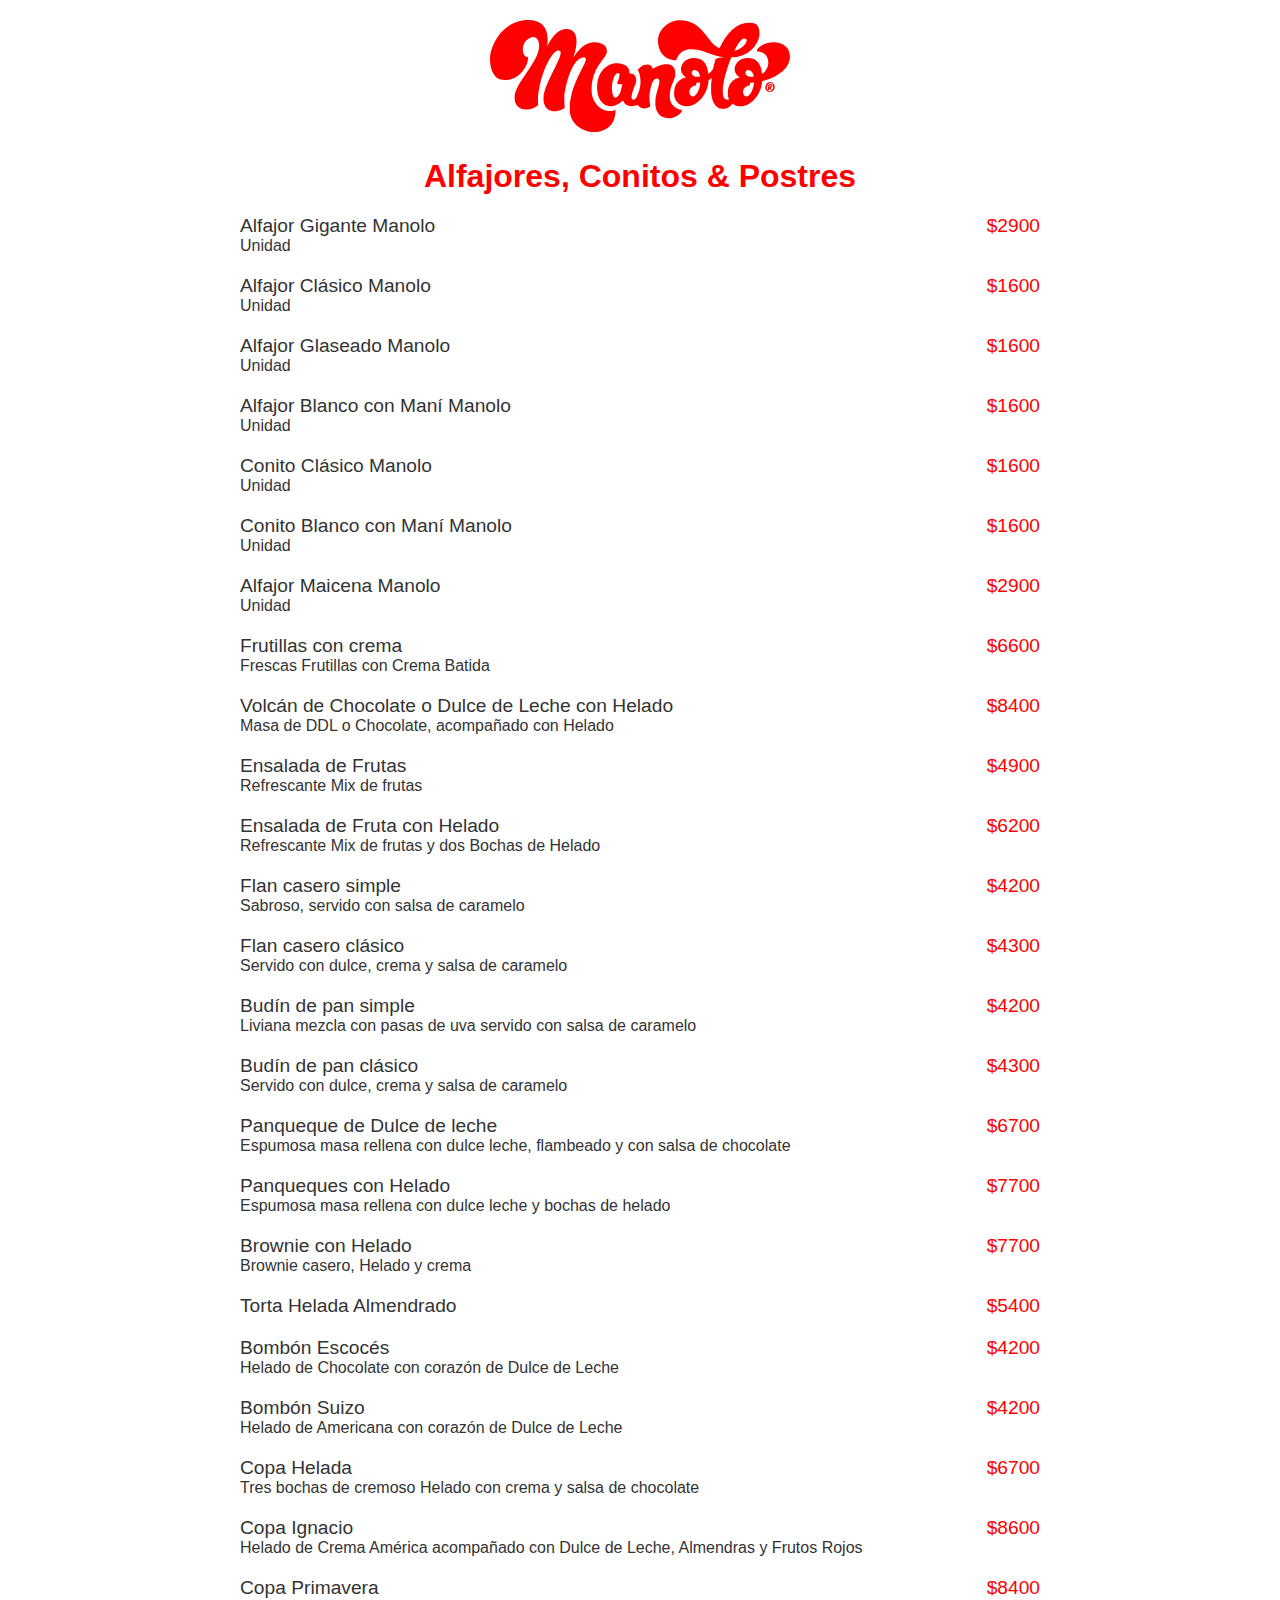
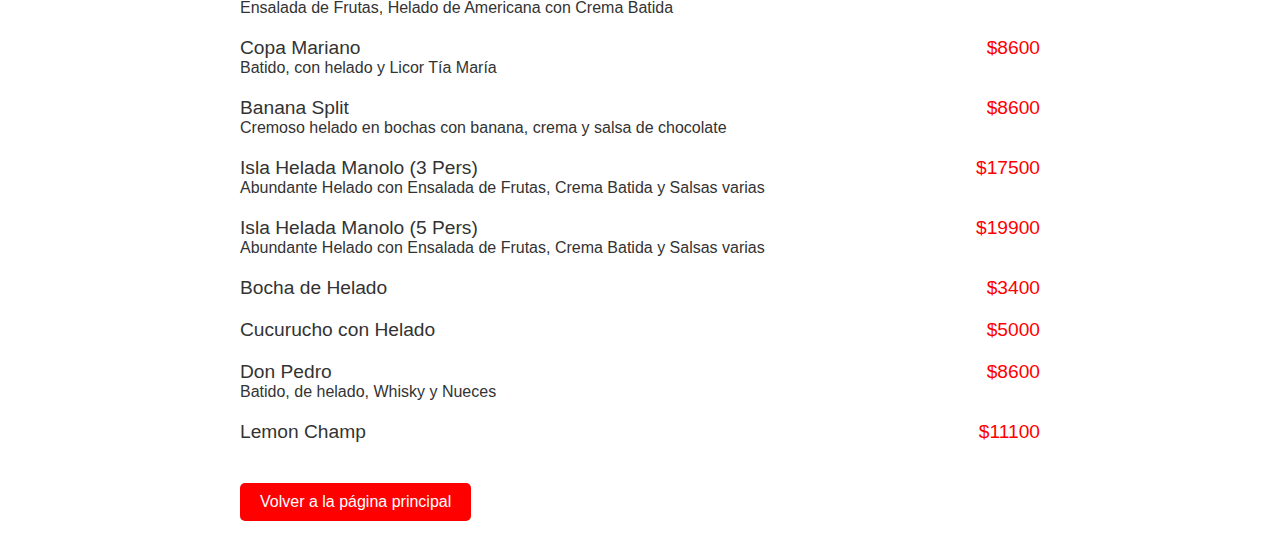
<file: price-list/postres.html>
<!DOCTYPE html>
<html lang="es">
<head>
    <meta charset="UTF-8">
    <meta name="viewport" content="width=device-width, initial-scale=1.0">
    <title>Lista de Precios - Alfajores, Conitos & Postres</title>
    <link rel="stylesheet" href="general-style.css">
</head>
<body>
    <div class="container">

        <!-- Logo de Manolo -->
        <div class="logo-container">
            <img class="logo" src="logo-manolo.svg" alt="Logo de Manolo">
        </div>

        <h2>Alfajores, Conitos & Postres</h2>
        <ul class="price-list">
            <li>
                <div class="price-item">
                    <span>Alfajor Gigante Manolo</span>
                    <span class="price">$2900</span>
                </div>
                <div>Unidad</div>
            </li>
            <li>
                <div class="price-item">
                    <span>Alfajor Clásico Manolo</span>
                    <span class="price">$1600</span>
                </div>
                <div>Unidad</div>
            </li>
            <li>
                <div class="price-item">
                    <span>Alfajor Glaseado Manolo</span>
                    <span class="price">$1600</span>
                </div>
                <div>Unidad</div>
            </li>
            <li>
                <div class="price-item">
                    <span>Alfajor Blanco con Maní Manolo</span>
                    <span class="price">$1600</span>
                </div>
                <div>Unidad</div>
            </li>
            <li>
                <div class="price-item">
                    <span>Conito Clásico Manolo</span>
                    <span class="price">$1600</span>
                </div>
                <div>Unidad</div>
            </li>
            <li>
                <div class="price-item">
                    <span>Conito Blanco con Maní Manolo</span>
                    <span class="price">$1600</span>
                </div>
                <div>Unidad</div>
            </li>
            <li>
                <div class="price-item">
                    <span>Alfajor Maicena Manolo</span>
                    <span class="price">$2900</span>
                </div>
                <div>Unidad</div>
            </li>
            <li>
                <div class="price-item">
                    <span>Frutillas con crema</span>
                    <span class="price">$6600</span>
                </div>
                <div>Frescas Frutillas con Crema Batida</div>
            </li>
            <li>
                <div class="price-item">
                    <span>Volcán de Chocolate o Dulce de Leche con Helado</span>
                    <span class="price">$8400</span>
                </div>
                <div>Masa de DDL o Chocolate, acompañado con Helado</div>
            </li>
            <li>
                <div class="price-item">
                    <span>Ensalada de Frutas</span>
                    <span class="price">$4900</span>
                </div>
                <div>Refrescante Mix de frutas</div>
            </li>
            <li>
                <div class="price-item">
                    <span>Ensalada de Fruta con Helado</span>
                    <span class="price">$6200</span>
                </div>
                <div>Refrescante Mix de frutas y dos Bochas de Helado</div>
            </li>
            <li>
                <div class="price-item">
                    <span>Flan casero simple</span>
                    <span class="price">$4200</span>
                </div>
                <div>Sabroso, servido con salsa de caramelo</div>
            </li>
            <li>
                <div class="price-item">
                    <span>Flan casero clásico</span>
                    <span class="price">$4300</span>
                </div>
                <div>Servido con dulce, crema y salsa de caramelo</div>
            </li>
            <li>
                <div class="price-item">
                    <span>Budín de pan simple</span>
                    <span class="price">$4200</span>
                </div>
                <div>Liviana mezcla con pasas de uva servido con salsa de caramelo</div>
            </li>
            <li>
                <div class="price-item">
                    <span>Budín de pan clásico</span>
                    <span class="price">$4300</span>
                </div>
                <div>Servido con dulce, crema y salsa de caramelo</div>
            </li>
            <li>
                <div class="price-item">
                    <span>Panqueque de Dulce de leche</span>
                    <span class="price">$6700</span>
                </div>
                <div>Espumosa masa rellena con dulce leche, flambeado y con salsa de chocolate</div>
            </li>
            <li>
                <div class="price-item">
                    <span>Panqueques con Helado</span>
                    <span class="price">$7700</span>
                </div>
                <div>Espumosa masa rellena con dulce leche y bochas de helado</div>
            </li>
            <li>
                <div class="price-item">
                    <span>Brownie con Helado</span>
                    <span class="price">$7700</span>
                </div>
                <div>Brownie casero, Helado y crema</div>
            </li>
            <li>
                <div class="price-item">
                    <span>Torta Helada Almendrado</span>
                    <span class="price">$5400</span>
                </div>
                <div></div>
            </li>
            <li>
                <div class="price-item">
                    <span>Bombón Escocés</span>
                    <span class="price">$4200</span>
                </div>
                <div>Helado de Chocolate con corazón de Dulce de Leche</div>
            </li>
            <li>
                <div class="price-item">
                    <span>Bombón Suizo</span>
                    <span class="price">$4200</span>
                </div>
                <div>Helado de Americana con corazón de Dulce de Leche</div>
            </li>
            <li>
                <div class="price-item">
                    <span>Copa Helada</span>
                    <span class="price">$6700</span>
                </div>
                <div>Tres bochas de cremoso Helado con crema y salsa de chocolate</div>
            </li>
            <li>
                <div class="price-item">
                    <span>Copa Ignacio</span>
                    <span class="price">$8600</span>
                </div>
                <div>Helado de Crema América acompañado con Dulce de Leche, Almendras y Frutos Rojos</div>
            </li>
            <li>
                <div class="price-item">
                    <span>Copa Primavera</span>
                    <span class="price">$8400</span>
                </div>
                <div>Ensalada de Frutas, Helado de Americana con Crema Batida</div>
            </li>
            <li>
                <div class="price-item">
                    <span>Copa Mariano</span>
                    <span class="price">$8600</span>
                </div>
                <div>Batido, con helado y Licor Tía María</div>
            </li>
            <li>
                <div class="price-item">
                    <span>Banana Split</span>
                    <span class="price">$8600</span>
                </div>
                <div>Cremoso helado en bochas con banana, crema y salsa de chocolate</div>
            </li>
            <li>
                <div class="price-item">
                    <span>Isla Helada Manolo (3 Pers)</span>
                    <span class="price">$17500</span>
                </div>
                <div>Abundante Helado con Ensalada de Frutas, Crema Batida y Salsas varias</div>
            </li>
            <li>
                <div class="price-item">
                    <span>Isla Helada Manolo (5 Pers)</span>
                    <span class="price">$19900</span>
                </div>
                <div>Abundante Helado con Ensalada de Frutas, Crema Batida y Salsas varias</div>
            </li>
            <li>
                <div class="price-item">
                    <span>Bocha de Helado</span>
                    <span class="price">$3400</span>
                </div>
                <div></div>
            </li>
            <li>
                <div class="price-item">
                    <span>Cucurucho con Helado</span>
                    <span class="price">$5000</span>
                </div>
                <div></div>
            </li>
            <li>
                <div class="price-item">
                    <span>Don Pedro</span>
                    <span class="price">$8600</span>
                </div>
                <div>Batido, de helado, Whisky y Nueces</div>
            </li>
            <li>
                <div class="price-item">
                    <span>Lemon Champ</span>
                    <span class="price">$11100</span>
                </div>
                <div></div>
            </li>
        </ul>

        <!-- Botón para volver a la página principal -->
        <a href="/index.html#menu" class="btn-return">Volver a la página principal</a>
    </div>
</body>
</html>
</file>
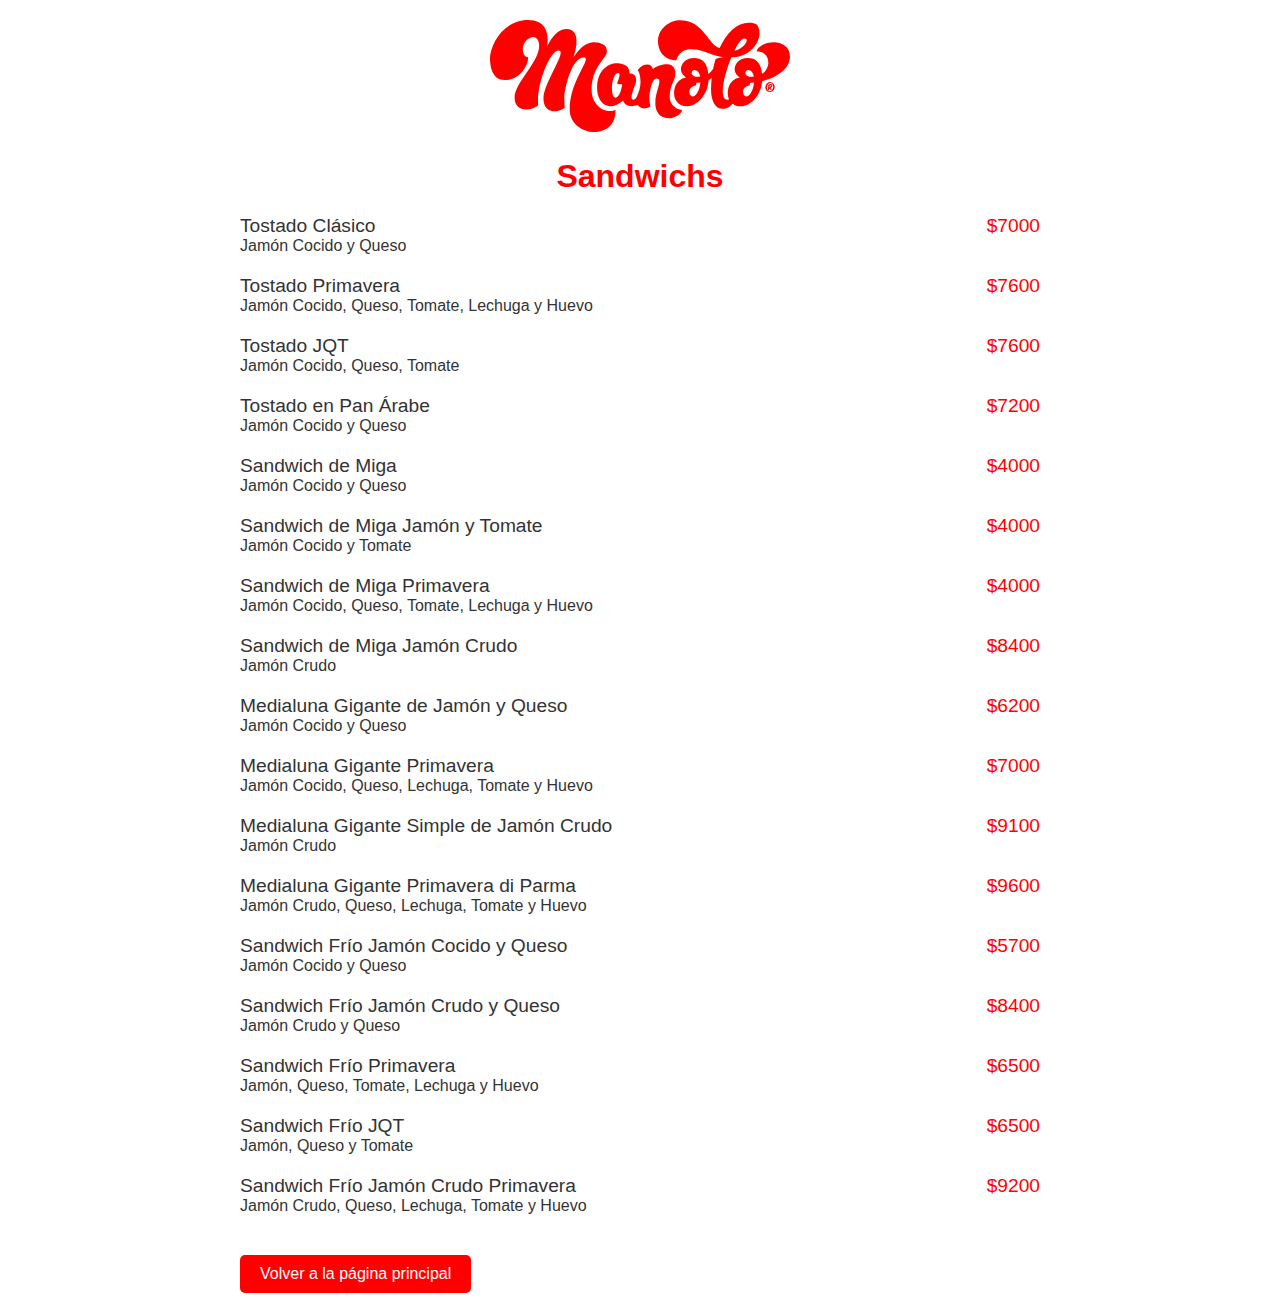
<file: price-list/sandwichs.html>
<!DOCTYPE html>
<html lang="es">
<head>
    <meta charset="UTF-8">
    <meta name="viewport" content="width=device-width, initial-scale=1.0">
    <title>Lista de Precios - Sandwichs</title>
    <link rel="stylesheet" href="general-style.css">
</head>
<body>
    <div class="container">

        <!-- Logo de Manolo -->
        <div class="logo-container">
            <img class="logo" src="logo-manolo.svg" alt="Logo de Manolo">
        </div>

        <h2>Sandwichs</h2>
        <ul class="price-list">
            <li>
                <div class="price-item">
                    <span>Tostado Clásico</span>
                    <span class="price">$7000</span>
                </div>
                <div>Jamón Cocido y Queso</div>
            </li>
            <li>
                <div class="price-item">
                    <span>Tostado Primavera</span>
                    <span class="price">$7600</span>
                </div>
                <div>Jamón Cocido, Queso, Tomate, Lechuga y Huevo</div>
            </li>
            <li>
                <div class="price-item">
                    <span>Tostado JQT</span>
                    <span class="price">$7600</span>
                </div>
                <div>Jamón Cocido, Queso, Tomate</div>
            </li>
            <li>
                <div class="price-item">
                    <span>Tostado en Pan Árabe</span>
                    <span class="price">$7200</span>
                </div>
                <div>Jamón Cocido y Queso</div>
            </li>
            <li>
                <div class="price-item">
                    <span>Sandwich de Miga</span>
                    <span class="price">$4000</span>
                </div>
                <div>Jamón Cocido y Queso</div>
            </li>
            <li>
                <div class="price-item">
                    <span>Sandwich de Miga Jamón y Tomate</span>
                    <span class="price">$4000</span>
                </div>
                <div>Jamón Cocido y Tomate</div>
            </li>
            <li>
                <div class="price-item">
                    <span>Sandwich de Miga Primavera</span>
                    <span class="price">$4000</span>
                </div>
                <div>Jamón Cocido, Queso, Tomate, Lechuga y Huevo</div>
            </li>
            <li>
                <div class="price-item">
                    <span>Sandwich de Miga Jamón Crudo</span>
                    <span class="price">$8400</span>
                </div>
                <div>Jamón Crudo</div>
            </li>
            <li>
                <div class="price-item">
                    <span>Medialuna Gigante de Jamón y Queso</span>
                    <span class="price">$6200</span>
                </div>
                <div>Jamón Cocido y Queso</div>
            </li>
            <li>
                <div class="price-item">
                    <span>Medialuna Gigante Primavera</span>
                    <span class="price">$7000</span>
                </div>
                <div>Jamón Cocido, Queso, Lechuga, Tomate y Huevo</div>
            </li>
            <li>
                <div class="price-item">
                    <span>Medialuna Gigante Simple de Jamón Crudo</span>
                    <span class="price">$9100</span>
                </div>
                <div>Jamón Crudo</div>
            </li>
            <li>
                <div class="price-item">
                    <span>Medialuna Gigante Primavera di Parma</span>
                    <span class="price">$9600</span>
                </div>
                <div>Jamón Crudo, Queso, Lechuga, Tomate y Huevo</div>
            </li>
            <li>
                <div class="price-item">
                    <span>Sandwich Frío Jamón Cocido y Queso</span>
                    <span class="price">$5700</span>
                </div>
                <div>Jamón Cocido y Queso</div>
            </li>
            <li>
                <div class="price-item">
                    <span>Sandwich Frío Jamón Crudo y Queso</span>
                    <span class="price">$8400</span>
                </div>
                <div>Jamón Crudo y Queso</div>
            </li>
            <li>
                <div class="price-item">
                    <span>Sandwich Frío Primavera</span>
                    <span class="price">$6500</span>
                </div>
                <div>Jamón, Queso, Tomate, Lechuga y Huevo</div>
            </li>
            <li>
                <div class="price-item">
                    <span>Sandwich Frío JQT</span>
                    <span class="price">$6500</span>
                </div>
                <div>Jamón, Queso y Tomate</div>
            </li>
            <li>
                <div class="price-item">
                    <span>Sandwich Frío Jamón Crudo Primavera</span>
                    <span class="price">$9200</span>
                </div>
                <div>Jamón Crudo, Queso, Lechuga, Tomate y Huevo</div>
            </li>
        </ul>

        <!-- Botón para volver a la página principal -->
        <a href="/index.html#menu" class="btn-return">Volver a la página principal</a>
    </div>
</body>
</html>
</file>
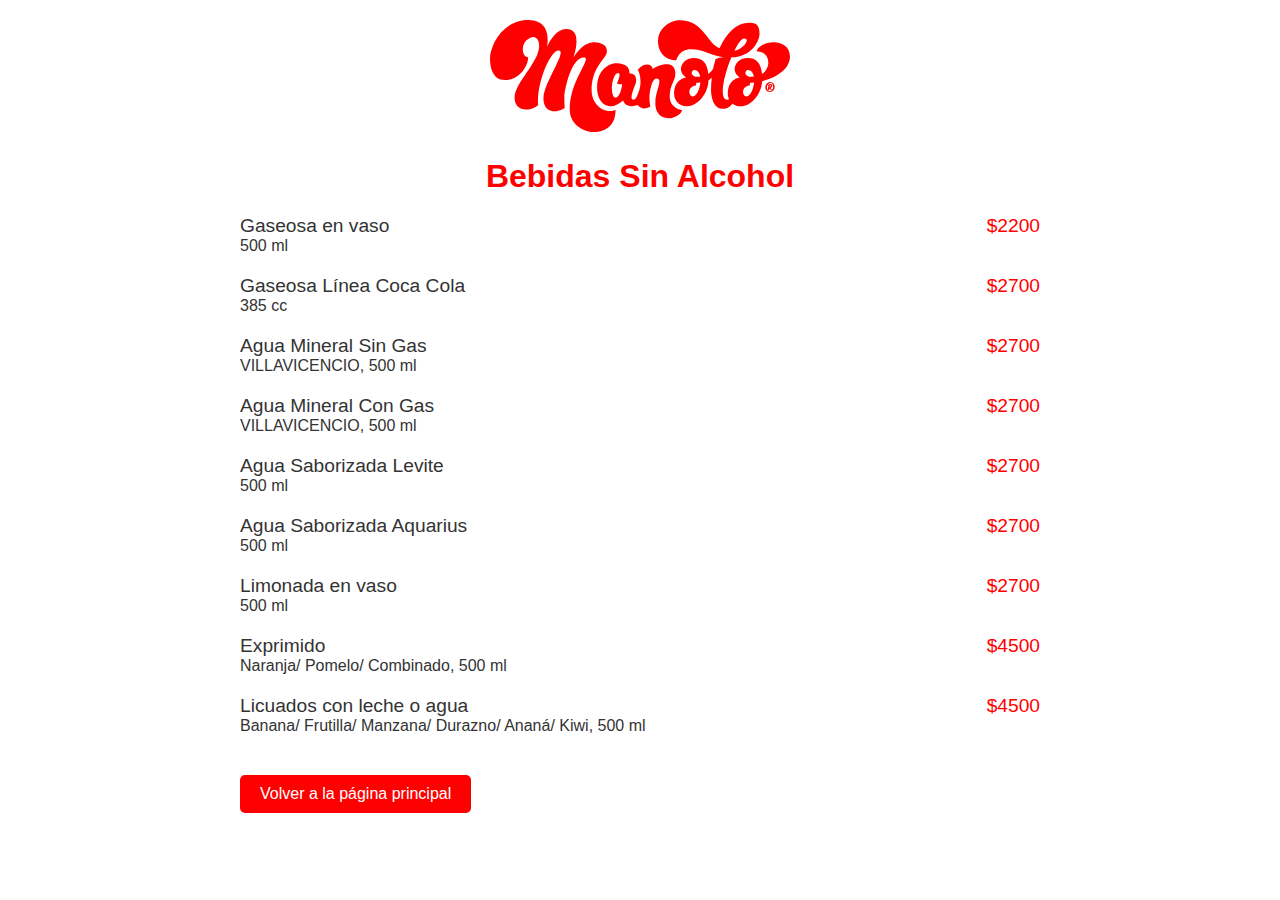
<file: price-list/sinalchol.html>
<!DOCTYPE html>
<html lang="es">
<head>
    <meta charset="UTF-8">
    <meta name="viewport" content="width=device-width, initial-scale=1.0">
    <title>Lista de Precios - Bebidas Sin Alcohol</title>
    <link rel="stylesheet" href="general-style.css">
</head>
<body>
    <div class="container">

        <!-- Logo de Manolo -->
        <div class="logo-container">
            <img class="logo" src="logo-manolo.svg" alt="Logo de Manolo">
        </div>

        <h2>Bebidas Sin Alcohol</h2>
        <ul class="price-list">
            <li>
                <div class="price-item">
                    <span>Gaseosa en vaso</span>
                    <span class="price">$2200</span>
                </div>
                <div>500 ml</div>
            </li>
            <li>
                <div class="price-item">
                    <span>Gaseosa Línea Coca Cola</span>
                    <span class="price">$2700</span>
                </div>
                <div>385 cc</div>
            </li>
            <li>
                <div class="price-item">
                    <span>Agua Mineral Sin Gas</span>
                    <span class="price">$2700</span>
                </div>
                <div>VILLAVICENCIO, 500 ml</div>
            </li>
            <li>
                <div class="price-item">
                    <span>Agua Mineral Con Gas</span>
                    <span class="price">$2700</span>
                </div>
                <div>VILLAVICENCIO, 500 ml</div>
            </li>
            <li>
                <div class="price-item">
                    <span>Agua Saborizada Levite</span>
                    <span class="price">$2700</span>
                </div>
                <div>500 ml</div>
            </li>
            <li>
                <div class="price-item">
                    <span>Agua Saborizada Aquarius</span>
                    <span class="price">$2700</span>
                </div>
                <div>500 ml</div>
            </li>
            <li>
                <div class="price-item">
                    <span>Limonada en vaso</span>
                    <span class="price">$2700</span>
                </div>
                <div>500 ml</div>
            </li>
            <li>
                <div class="price-item">
                    <span>Exprimido</span>
                    <span class="price">$4500</span>
                </div>
                <div>Naranja/ Pomelo/ Combinado, 500 ml</div>
            </li>
            <li>
                <div class="price-item">
                    <span>Licuados con leche o agua</span>
                    <span class="price">$4500</span>
                </div>
                <div>Banana/ Frutilla/ Manzana/ Durazno/ Ananá/ Kiwi, 500 ml</div>
            </li>
        </ul>

        <!-- Botón para volver a la página principal -->
        <a href="/index.html#menu" class="btn-return">Volver a la página principal</a>
    </div>
</body>
</html>
</file>
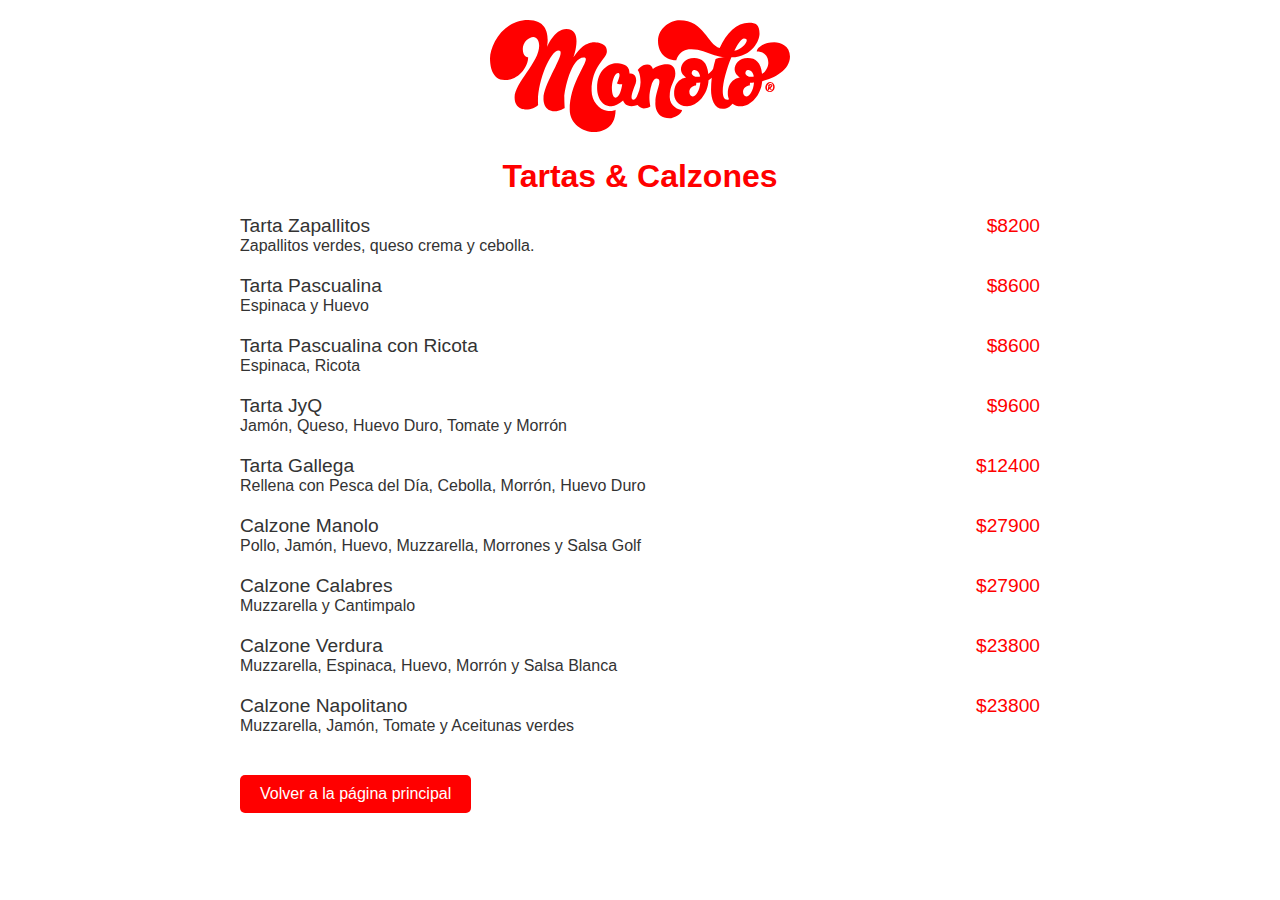
<file: price-list/tartas.html>
<!DOCTYPE html>
<html lang="es">
<head>
    <meta charset="UTF-8">
    <meta name="viewport" content="width=device-width, initial-scale=1.0">
    <title>Lista de Precios - Tartas & Calzones</title>
    <link rel="stylesheet" href="general-style.css">
</head>
<body>
    <div class="container">

        <!-- Logo de Manolo -->
        <div class="logo-container">
            <img class="logo" src="logo-manolo.svg" alt="Logo de Manolo">
        </div>

        <h2>Tartas & Calzones</h2>
        <ul class="price-list">
            <li>
                <div class="price-item">
                    <span>Tarta Zapallitos</span>
                    <span class="price">$8200</span>
                </div>
                <div>Zapallitos verdes, queso crema y cebolla.</div>
            </li>
            <li>
                <div class="price-item">
                    <span>Tarta Pascualina</span>
                    <span class="price">$8600</span>
                </div>
                <div>Espinaca y Huevo</div>
            </li>
            <li>
                <div class="price-item">
                    <span>Tarta Pascualina con Ricota</span>
                    <span class="price">$8600</span>
                </div>
                <div>Espinaca, Ricota</div>
            </li>
            <li>
                <div class="price-item">
                    <span>Tarta JyQ</span>
                    <span class="price">$9600</span>
                </div>
                <div>Jamón, Queso, Huevo Duro, Tomate y Morrón</div>
            </li>
            <li>
                <div class="price-item">
                    <span>Tarta Gallega</span>
                    <span class="price">$12400</span>
                </div>
                <div>Rellena con Pesca del Día, Cebolla, Morrón, Huevo Duro</div>
            </li>
            <li>
                <div class="price-item">
                    <span>Calzone Manolo</span>
                    <span class="price">$27900</span>
                </div>
                <div>Pollo, Jamón, Huevo, Muzzarella, Morrones y Salsa Golf</div>
            </li>
            <li>
                <div class="price-item">
                    <span>Calzone Calabres</span>
                    <span class="price">$27900</span>
                </div>
                <div>Muzzarella y Cantimpalo</div>
            </li>
            <li>
                <div class="price-item">
                    <span>Calzone Verdura</span>
                    <span class="price">$23800</span>
                </div>
                <div>Muzzarella, Espinaca, Huevo, Morrón y Salsa Blanca</div>
            </li>
            <li>
                <div class="price-item">
                    <span>Calzone Napolitano</span>
                    <span class="price">$23800</span>
                </div>
                <div>Muzzarella, Jamón, Tomate y Aceitunas verdes</div>
            </li>
        </ul>

        <!-- Botón para volver a la página principal -->
        <a href="/index.html#menu" class="btn-return">Volver a la página principal</a>
    </div>
</body>
</html>
</file>
<file: style.css>
@import url('https://fonts.googleapis.com/css2?family=Playfair+Display:ital,wght@0,400;0,500;0,600;0,700;0,800;0,900;1,400;1,500;1,600;1,700;1,800;1,900&family=Poppins:ital,wght@0,100;0,200;0,300;0,400;0,500;0,600;0,700;0,800;1,100;1,200;1,300;1,400;1,500;1,600;1,700&display=swap');
/* font-family: 'Playfair Display', serif;
font-family: 'Poppins', sans-serif; */

body {
    font-family: 'Poppins', sans-serif;
    text-rendering: optimizeLegibility !important;
    background: #f3f3f5;
}

.body-fixed {
    position: fixed;
    width: 100%;
    height: 100vh;
    top: auto;
    left: auto;
}

body, html {
    overflow-x: hidden;
}

img {
    max-width: 100%;
}

.logo-container {
    display: flex;
    justify-content: left;
    align-items: left;
}

.logo{
    width: 260px;
    height: auto;
}

/* CHATBOT STARTS */
.chatbot-toggler {
    position: fixed;
    bottom: 30px;
    right: 35px;
    outline: none;
    border: none;
    height: 50px;
    width: 50px;
    display: flex;
    cursor: pointer;
    align-items: center;
    justify-content: center;
    border-radius: 50%;
    background: #ff0000;
    transition: all 0.2s ease;
    z-index: 10000;
  }
  
  body.show-chatbot .chatbot-toggler {
    transform: rotate(90deg);
  }
  
  .chatbot-toggler span {
    color: #fff;
    position: absolute;
  }
  
  .chatbot-toggler span:last-child,
  body.show-chatbot .chatbot-toggler span:first-child {
    opacity: 0;
  }
  
  body.show-chatbot .chatbot-toggler span:last-child {
    opacity: 1;
  }
  
  .chatbot {
    z-index: 10000;
    position: fixed;
    right: 35px;
    bottom: 90px;
    width: 420px;
    background: #fff;
    border-radius: 15px;
    overflow: hidden;
    opacity: 0;
    pointer-events: none;
    transform: scale(0.5);
    transform-origin: bottom right;
    box-shadow: 0 0 128px 0 rgba(0, 0, 0, 0.1),
      0 32px 64px -48px rgba(0, 0, 0, 0.5);
    transition: all 0.1s ease;
  }
  
  body.show-chatbot .chatbot {
    opacity: 1;
    pointer-events: auto;
    transform: scale(1);
  }
  
  .chatbot header {
    padding: 16px 0;
    position: relative;
    text-align: center;
    color: #fff;
    background: #ff0000;
    box-shadow: 0 2px 10px rgba(0, 0, 0, 0.1);
  }
  
  .chatbot header span {
    position: absolute;
    right: 15px;
    top: 50%;
    display: none;
    cursor: pointer;
    transform: translateY(-50%);
  }
  
  header h2 {
    color: #fff;
    font-size: 1.4rem;
  }
  
  .chatbot .chatbox {
    overflow-y: auto;
    height: 510px;
    padding: 30px 20px 100px;
  }
  
  .chatbox .chat {
    display: flex;
    list-style: none;
  }
  
  .chatbox .incoming span {
    width: 32px;
    height: 32px;
    color: #fff;
    cursor: default;
    text-align: center;
    line-height: 32px;
    align-self: flex-end;
    background: #ff0000;
    border-radius: 4px;
    margin: 0 10px 7px 0;
  }

  .chatbox .incoming {
    justify-content: flex-start;
  }
  .chatbox .incoming p {
    background-color: #f2f2f2; /* Color de fondo para mensajes entrantes */
    color: #000;
    border-radius: 10px 10px 10px 0;
  }

  .chatbox .outgoing {
    justify-content: flex-end;
  }
  .chatbox .outgoing p {
    background-color: #ff0000; /* Color de fondo para mensajes salientes */
    color: #fff;
    border-radius: 10px 10px 0 10px;
  }
  
  .chatbox .chat p {
    white-space: pre-wrap;
    padding: 12px 16px;
    border-radius: 10px 10px 0 10px;
    max-width: 75%;
    color: #fff;
    font-size: 0.95rem;
    background: #ff0000;
  }
  
  .chat-input {
    display: flex;
    gap: 5px;
    position: absolute;
    bottom: 0;
    width: 100%;
    background: #fff;
    padding: 3px 20px;
    border-top: 1px solid #ddd;
  }
  
  .chat-input textarea {
    height: 55px;
    width: 100%;
    border: none;
    outline: none;
    resize: none;
    max-height: 180px;
    padding: 15px 15px 15px 0;
    font-size: 0.95rem;
  }
  
  .chat-input span {
    align-self: flex-end;
    color: #ff0000;
    cursor: pointer;
    height: 55px;
    display: flex;
    align-items: center;
    visibility: hidden;
    font-size: 1.35rem;
  }
  
  .chat-input textarea:valid~span {
    visibility: visible;
  }
  
  /* CHATBOT ENDS */
.site-header {
    position: fixed;
    padding: 30px 0;
    display: flex;
    align-items: center;
    top: 0;
    left: 0;
    width: 100%;
    z-index: 99;
    transition: 0.5s;
    border-bottom: 1px solid transparent;
}

.site-header.sticky_head {
    background: rgb(255 255 255 / 80%);
    padding: 20px 0;
    border-color: #f2f2f2;
    backdrop-filter: blur(20px);
}

.main-navigation {
    display: flex;
    width: 100%;
    height: 100%;
    justify-content: flex-end;
    align-items: center;
}

.main-navigation .menu li {
    display: inline-block;
    position: relative;
    margin: 0 6px;
}

.main-navigation .menu li:first-child {
    margin-left: 0;
}

.main-navigation .menu li:last-child {
    margin-right: 0;
}

.main-navigation .menu li:hover>ul, .main-navigation .menu li.focus>ul {
    opacity: 1;
    margin-top: 6px;
    visibility: visible;
}

a {
    background-color: transparent;
    text-decoration: none !important;
    outline: none !important;
}

ul {
    list-style: none;
    margin: 0;
    padding: 0;
}

.main-navigation .menu ul a {
    width: 200px;
}

.main-navigation .menu li:hover>ul, .main-navigation .menu li.focus>ul {
    left: auto;
}

.main-navigation .menu li a {
    display: flex;
    transition: 0.3s;
    position: relative;
    justify-content: center;
    align-items: center;
    color: #0d0d25;
    text-transform: capitalize;
    font-weight: 500;
    padding: 5px 18px;
    border-radius: 30px;
}

.main-navigation .menu li a:hover, .main-navigation .menu li .active-menu, .main-navigation .menu .sub-menu li .active-sub-menu {
    color: #ff4343;
    background: #f3f3f5;
    box-shadow: inset 8px 8px 12px #e2e2e2, inset -8px -8px 12px #ffffff;
}

.header-right {
    margin-left: 40px;
    display: flex;
    flex-wrap: wrap;
    align-items: center;
}

.header-btn {
    width: 40px;
    height: 40px;
    display: inline-flex;
    justify-content: center;
    border-radius: 10px;
    position: relative;
    margin-left: 20px;
    transition: 0.3s;
    box-shadow: inset 6px 6px 7px #dadada, inset -6px -6px 7px #ffffff;
    align-items: center;
}

.cart-number {
    position: absolute;
    top: -10px;
    right: -10px;
    width: 22px;
    height: 22px;
    display: flex;
    justify-content: center;
    align-items: center;
    border-radius: 50%;
    background: #ffffff;
    font-size: 12px;
    border: 1px solid #bfbfbf;
    color: #ff8243;
}

.header-btn:hover {
    background: linear-gradient(145deg, #dcdcdc, #ffffff);
    box-shadow: 20px 20px 60px #cfcfd0, -20px -20px 60px #ffffff;
}

.header-search-form {
    position: relative;
}

.for-des {
    display: block !important;
}

.header-search-form button {
    background: transparent;
    border: none;
    padding: 0;
    position: absolute;
    right: 0;
    top: 50%;
    transform: translate(0, -50%);
    width: 48px;
    height: 100%;
    opacity: 0.5;
}

.header-search-form .form-input {
    font-size: 14px;
    padding-right: 40px;
    width: 200px;
    height: 40px;
}

.form-input::placeholder {
    color: rgba(70 69 71 / 0.7);
}

.form-input {
    width: 100%;
    height: 50px;
    outline: none !important;
    padding: 10px 15px;
    color: #0d0d25;
    -webkit-appearance: none;
    border-radius: 10px;
    border: none;
    background: #f8f8f8;
    box-shadow: inset 6px 6px 8px #dadada, inset -6px -6px 8px #ffffff;
}

* {
    -webkit-tap-highlight-color: transparent;
}

.uil {
    color: #FF0000;
}

@media screen and (min-width: 992px) {
    .menu-toggle {
        display: none;
    }
}

@media (min-width: 1500px) {
    .container {
        max-width: 1368px;
    }
}

@media (min-width: 2100px) {
    .container {
        max-width: 1400px;
    }
    p, body, button, input {
        font-size: 18px;
        line-height: 32px;
    }
}

@media (max-width: 1399px) {
    .header-right {
        margin-left: 20px;
    }
    .main-navigation .menu li {
        margin: 0 3px;
    }
}

@media (max-width: 1199px) {
    .header-btn {
        margin-left: 10px;
    }
    .header-right {
        margin-left: 10px;
    }
    .main-navigation .menu li {
        margin: 0;
    }
    .main-navigation .menu li a {
        padding: 4px 15px;
        font-size: 15px;
    }
    .header-search-form .form-input {
        width: 170px;
    }
}

@media (max-width: 991px) {
    .section {
        padding-top: 85px;
        padding-bottom: 85px;
    }
    .for-des {
        display: none !important;
    }
    .for-mob {
        display: block !important;
    }
    .site-header .container {
        max-width: 100%;
        padding: 0;
        height: 100%;
    }
    .site-header .container .row {
        margin: 0;
        height: 100%;
    }
    .site-header .container .row .col-lg-2 {
        width: auto;
        padding: 0;
        height: 100%;
        position: absolute;
        top: 0;
        left: 30px;
        z-index: 2;
        display: flex;
        align-items: center;
    }
    .menu-toggle {
        position: absolute;
        top: 50%;
        right: 30px;
        border: none;
        outline: none !important;
        background: transparent;
        width: 40px;
        height: 40px;
        transform: translate(0, -50%);
        z-index: 100;
        box-shadow: inset 6px 6px 7px #dadada, -6px -6px 10px #ffffff;
        border-radius: 10px;
        padding: 0 8px;
    }
    .menu-toggle span {
        display: block;
        width: 100%;
        height: 4px;
        background: #FF0000;
        margin-bottom: 5px;
        transition: 0.3s;
        border-radius: 5px;
        position: relative;
    }
    .menu-toggle span:last-child {
        margin: 0;
    }
    .toggled .menu-toggle span:nth-child(1) {
        transform: rotate(45deg);
        top: 5px;
    }
    .toggled .menu-toggle span:nth-child(2) {
        transform: rotate(-45deg);
        top: -4px;
    }
    .toggled .menu-toggle span:nth-child(3) {
        opacity: 0;
        height: 0;
    }
    .toggled .header-menu {
        transform: translateY(0);
    }
    .header-menu {
        height: 100vh;
        position: absolute;
        top: 0;
        left: 0;
        width: 100%;
        padding-top: max(9vh, 30px);
        padding-left: max(6vh, 30px);
        z-index: 99;
        transition: 1s cubic-bezier(0.165, 0.84, 0.44, 1);
        overflow-y: auto;
        transform: translateY(-100%);
        background-image: url(assets/images/blog-pattern-bg.png);
        background-position: center;
        background-color: #f3f3f5;
    }
    .main-navigation .menu li {
        display: block;
        float: none;
        margin: 0;
        margin-bottom: max(20px, 4vh);
    }
    .main-navigation .menu li a {
        display: inline-block;
        font-size: max(16px, 2vh);
    }
    .main-navigation .menu .sub-menu {
        max-width: 220px;
        opacity: 1;
        visibility: visible;
        display: none;
    }
    .main-navigation .menu .sub-menu li {
        margin-bottom: 5px;
    }
    .main-navigation .menu li:last-child {
        margin: 0;
    }
    .main-navigation .menu .sub-menu li a {
        color: #ff8243;
    }
    .header-btn.header-cart {
        display: none;
    }
    .header-btn {
        margin: 0;
        margin-right: 70px;
    }
    .site-header {
        padding: 20px 0;
        box-shadow: 0px 10px 55px #d4d4d4;
    }
    .site-header.sticky_head, .site-header {
        background: rgb(255 255 255 / 90%);
    }
    body {
        height: auto !important;
    }
}

@media (max-width: 575px) {
    .container, .container-fluid {
        padding: 0 30px;
    }
}

@media (max-width: 400px) {
    .container, .container-fluid {
        padding: 0 15px;
    }
    .header-btn {
        margin-right: 56px;
    }
    .menu-toggle {
        right: 15px;
    }
    .site-header .container .row .col-lg-2 {
        left: 15px;
    }
}

/* ************************** */

@media screen and (min-width: 992px) {
    #viewport {
        overflow: hidden;
        position: fixed;
        height: 100%;
        width: 100%;
        top: 0;
        left: 0;
        bottom: 0;
        right: 0;
    }
    #js-scroll-content {
        position: absolute;
        overflow: hidden;
        width: 100%;
        top: 0;
        left: 0;
    }
}

@media (max-width: 991px) {
    #js-scroll-content {
        transform: unset !important;
    }
}

.main-banner {
    padding: 200px 0 300px;
    min-height: 100vh;
    position: relative;
}

.js-parallax-scene {
    position: absolute;
    top: 0;
    left: 0;
    width: 100%;
    height: 100%;
}

.banner-img-wp {
    width: 100%;
    height: 100%;
    padding-left: 30px;
}

.banner-img {
    width: 100%;
    height: 100%;
    background-size: cover;
    background-position: center;
    animation: biani 4.5s linear infinite alternate;
    box-shadow: 0 0px 20px rgba(36, 39, 37, 0.3);
}

@keyframes biani {
    0% {
        border-radius: 48% 52% 57% 43% / 34% 44% 56% 66%;
    }
    25% {
        border-radius: 62% 38% 64% 36% / 34% 55% 45% 66%;
    }
    50% {
        border-radius: 43% 57% 51% 49% / 33% 42% 58% 67%;
    }
    100% {
        border-radius: 40% 60% 43% 57% / 52% 32% 68% 48%;
    }
}

.banner-img-text .h5-title {
    text-transform: capitalize;
    letter-spacing: 0.5px;
}

.banner-img-text {
    max-width: 400px;
}

.banner-shape-1 img {
    position: absolute;
    left: 85%;
    top: 60px;
    max-width: 150px;
    pointer-events: none;
    filter: blur(3px);
}

.banner-shape-2 {
    top: auto !important;
    bottom: 0;
}

.banner-shape-2 img {
    position: absolute;
    bottom: 0;
    right: 82% !important;
    max-width: 410px;
    pointer-events: none;
    filter: blur(3px);
}

.sec-wp {
    position: relative;
    z-index: 4;
}

.h1-title {
    font-size: 90px;
    line-height: 108px;
    text-transform: capitalize;
    margin-bottom: 25px;
    font-weight: 900;
}

.h1-title span {
    color: #FF0000;
    background-image: linear-gradient(0deg, rgb(13 13 37 /8%), rgb(13 13 37 /8%));
    background-size: 100% 15px;
    background-position: 0 90%;
    background-repeat: no-repeat;
    display: inline;
    transition: 0.8s cubic-bezier(0.22, 0.78, 0.45, 1.02);
}

h1, h2, h3, h4, h5, h6 {
    color: #0d0d25;
    font-family: 'Playfair Display', serif;
    font-weight: 900;
}

p {
    font-size: 16px;
    line-height: 30px;
}

.sec-btn {
    min-width: 120px;
    min-height: 58px;
    background: #f3f3f5;
    box-shadow: 9px 9px 12px #b2b2b3, -9px -9px 12px #ffffff;
    display: inline-flex;
    justify-content: center;
    align-items: center;
    border-radius: 30px;
    color: #0d0d25;
    text-transform: capitalize;
    text-align: center;
    border: none;
    cursor: pointer;
    outline: none !important;
    transition: 0.8s cubic-bezier(0.22, 0.78, 0.45, 1.02) ease-in-out;
    overflow: hidden;
    position: relative;
    z-index: 2;
    padding: 6px 30px;
    transition: all 0.3s ease;
}

.sec-btn:hover {
    border-color: #0d0d25;
    box-shadow: inset 9px 9px 12px #cccccc, inset -9px -9px 12px #ffffff;
    color: #0d0d25;
}

/* ******************** */

.brands-row {
    display: flex;
    justify-content: space-between;
    margin: 0 -15px;
}

.brands-box {
    padding: 0 15px;
    display: flex;
    align-items: center;
    justify-content: center;
}

.brands-box:hover {
    filter: brightness(0.3);
    opacity: 0.9;
}

.brand-title .h5-title {
    text-transform: uppercase;
    font-weight: 500;
    letter-spacing: 2px;
    opacity: 0.7;
}

/* ******************** */

.section {
    padding-top: 100px;
    padding-bottom: 100px;
    position: relative;
}

.sec-sub-title {
    text-transform: uppercase;
    display: inline-block;
    background: #f3f3f5;
    box-shadow: 9px 9px 12px #e4e4e4, -9px -9px 12px #ffffff;
    padding: 3px 20px;
    border-radius: 60px;
    color: #FF0000;
    font-size: 14px;
}

.h2-title {
    font-size: 46px;
    line-height: 56px;
    margin-bottom: 15px;
    text-transform: capitalize;
    position: relative;
}

.h2-title span, .h3-title span, .h4-title span, .h5-title span, .sub-title span {
    display: block;
}

.about-video-img {
    position: relative;
    overflow: hidden;
    width: 100%;
    height: 55vh;
    min-height: 400px;
    background-size: cover;
    background-position: center;
    border-radius: 40px;
    box-shadow: 0 0 20px rgb(36 39 37 / 30%);
    display: flex;
    align-items: center;
    justify-content: center;
}

.play-btn {
    width: 90px;
    height: 90px;
    background: #f3f3f5;
    box-shadow: 9px 9px 12px #b2b2b3, -9px -9px 12px #ffffff;
    border-radius: 50%;
    display: inline-flex;
    align-items: center;
    justify-content: center;
    transition: 0.5s;
    vertical-align: middle;
    position: relative;
    z-index: 2;
    padding-left: 4px;
    padding-top: 4px;
    font-size: 40px;
}

.play-btn:hover {
    box-shadow: inset 9px 9px 12px #cccccc, inset -9px -9px 12px #ffffff;
}

.play-btn-wp {
    text-align: center;
    margin-top: 40px;
    display: flex;
    justify-content: center;
    align-items: center;
}

.play-btn-wp span {
    margin-left: 20px;
    font-size: 20px;
    font-weight: bold;
    color: #bfbfbf;
}

/* ****** scrollbar design ******** */

::-webkit-scrollbar {
    width: 5px;
}

::-webkit-scrollbar-track {
    background-color: #bfbfbf;
}

::-webkit-scrollbar-thumb {
    background: #ff0c0c;
    border-radius: 10px;
}

::-webkit-scrollbar-thumb:hover {
    background: #f16620;
}

/* **************** */

.repeat-img {
    background-size: contain;
    background-repeat: repeat;
}

.menu-tab-wp {
    margin-bottom: 80px;
}

.menu-tab ul {
    padding: 10px;
    display: inline-block;
    border-radius: 60px;
    background: linear-gradient(145deg, #ececec, #ffffff);
    box-shadow: 28px 28px 55px #d4d4d4, -28px -28px 55px #ffffff;
    position: relative;
    z-index: 2;
}

.menu-tab ul li, .menu-tab ul .filter-active {
    display: inline-flex;
    text-transform: capitalize;
    font-size: 18px;
    line-height: normal;
    cursor: pointer;
    padding: 10px 26px;
    border-radius: 30px;
    transition: 0.3s;
    justify-content: center;
    align-items: center;
}

.filter-active {
    position: absolute;
    left: 0;
    top: 12px;
    min-height: 50px;
    z-index: -1;
}

.menu-tab ul li img {
    margin-right: 10px;
    position: relative;
    top: 1px;
}

.menu-tab ul .filter-active {
    color: #ffffff;
    background: linear-gradient(145deg, #e32b2b, #ff3333);
}

.menu-list-row .bydefault_show .dish-box-wp {
    display: inline-block !important;
}

.dish-box-wp {
    display: none;
}

.dish-box {
    border-radius: 30px;
    background: linear-gradient(145deg, #ececec, #ffffff);
    box-shadow: 28px 28px 45px #d4d4d4, -28px -28px 45px #ffffff;
    display: flow-root;
    padding: 0 30px 40px;
    padding-top: 0;
    margin: 130px 0 30px;
    transition: 0.8s cubic-bezier(0.22, 0.78, 0.45, 1.02);
}

.dish-box:hover {
    transform: scale(1.03);
}

.dist-img {
    margin-top: -130px;
    margin-bottom: 30px;
}

.dist-img img {
    box-shadow: 28px 28px 45px #d4d4d4, -28px -28px 45px #ffffff;
    border-radius: 50%;
    overflow: hidden;
}

.dish-rating {
    font-size: 20px;
    margin-bottom: 15px;
}

.dish-title {
    padding: 0 30px;
}

.dish-title .h3-title {
    text-transform: capitalize;
    margin-bottom: 5px;
    font-family: 'Playfair Display', serif;
    font-weight: bold;
    color: #0d0d25;
    transition: 0.3s;
    min-height: 76px;
    display: -webkit-box;
    -webkit-line-clamp: 2;
    -webkit-box-orient: vertical;
    overflow: hidden;
    font-weight: 900;
}

.dish-title p {
    color: #bfbfbf;
}

.dish-info ul, .dist-bottom-row ul {
    display: flex;
    justify-content: space-between;
    text-align: left;
}

.dish-info ul li {
    display: inline-block;
    flex: 1;
}

.dish-info ul li:last-child {
    text-align: right;
    border-left: 2px solid rgb(204 204 204 / 30%);
}

.dist-bottom-row ul li:last-child {
    text-align: right;
}

.dish-info ul li p {
    font-size: 18px;
    text-transform: capitalize;
    margin-bottom: 2px;
    font-weight: 300;
}

.dish-info ul li b {
    font-weight: 600;
}

.dish-info, .dist-bottom-row {
    padding: 0 30px;
}

.dish-info {
    border-bottom: 2px solid rgb(204 204 204 / 30%);
    margin: 30px 0 30px;
    padding-bottom: 30px;
}

.dist-bottom-row ul li {
    display: flex;
    align-items: center;
}

.dist-bottom-row ul li b {
    font-size: 30px;
}

.dish-add-btn {
    width: 40px;
    height: 40px;
    border: none;
    border-radius: 10px;
    color: #ffffff;
    transition: 0.3s;
    background: linear-gradient(145deg, #FF7070, #FF0000);
    box-shadow: inset 4px 4px 8px #B80000, inset -4px -4px 8px #520000;
}

.dish-add-btn i {
    color: #ffffff;
    font-size: 22px;
}

.dish-add-btn:hover {
    background: linear-gradient(145deg, #fc4d4d, #ff7171);
}

/* ************ */

.xxl-title {
    text-transform: capitalize;
    font-size: 52px;
    line-height: 72px;
    margin-bottom: 30px;
}

/* ****************** */

.book-table {
    overflow: hidden;
}

.book-table-shape img {
    position: absolute;
    top: -10px;
    right: 73%;
    width: 540px;
}

.book-table-shape.book-table-shape2 img {
    left: 74%;
    transform: scale(-1, 1);
}

.book-table-info {
    margin: 30px 0 20px;
}

.table-title {
    text-transform: capitalize;
    margin-bottom: 20px;
    letter-spacing: 1px;
}

.table-title p {
    font-size: 20px;
    line-height: 30px;
    margin: 0;
}

.call-now {
    border-left: 3px dotted rgb(13 13 37 /50%);
    border-right: 3px dotted rgb(13 13 37 /50%);
    padding: 15px 0;
}

.call-now i {
    width: 80px;
    height: 80px;
    display: flex;
    justify-content: center;
    align-items: center;
    border-radius: 50%;
    font-size: 26px;
    margin: 0 auto;
    margin-bottom: 25px;
    background: #f3f3f5;
    box-shadow: 9px 9px 12px #b2b2b3, -9px -9px 12px #ffffff;
    color: #B80000;
}

.call-now a {
    font-size: 32px;
    font-weight: 500;
    color: #0d0d25;
    transition: 0.8s cubic-bezier(0.22, 0.78, 0.45, 1.02);
}

.call-now a:hover, .contact-info a:hover {
    color: #fcbc30;
}

#gallery {
    padding-top: 120px;
}

.book-table-img {
    height: 70vh;
    min-height: 500px;
    border-radius: 30px;
}

.back-img {
    background-position: center;
    background-size: cover;
}

.swiper-button-next::after, .swiper-button-prev::after {
    display: none;
}

.swiper-button-wp {
    position: relative;
    margin-top: 60px;
    display: flex;
    justify-content: space-between;
    height: 60px;
    align-items: center;
}

.swiper-button-next, .swiper-button-prev {
    position: unset;
    width: 60px;
    height: 60px;
    display: inline-flex;
    font-size: 30px;
    border-radius: 50%;
    overflow: hidden;
    margin: 0;
    color: #0d0d25;
    background: #ffffff;
    box-shadow: -20px 20px 60px #d4d4d4, 20px -20px 60px #ffffff;
    padding-top: 1px;
    padding-right: 2px;
    transition: 0.3s;
}

.swiper-button-next {
    box-shadow: 20px 20px 60px #d4d4d4, -20px -20px 60px #ffffff;
    padding-left: 3px;
}

.swiper-button-prev:hover {
    box-shadow: inset 5px 5px 20px #d4d4d4, inset -5px -5px 20px #ffffff;
    color: #fcbc30;
}

.swiper-button-next:hover {
    box-shadow: inset -5px 5px 20px #d4d4d4, inset 5px -5px 20px #ffffff;
    color: #fcbc30;
}

.swiper-pagination {
    padding: 10px 20px;
    display: inline-block;
    border-radius: 60px;
    background: linear-gradient(145deg, #ececec, #ffffff);
    box-shadow: 25px 28px 55px #d4d4d4, -28px -28px 55px #ffffff;
    max-width: fit-content;
    left: 50% !important;
    transform: translate(-50%, 0);
    bottom: 0 !important;
    color: #000;
}

.swiper-pagination-bullet {
    width: 10px;
    height: 10px;
    margin: 0px 10px !important;
    border-radius: 10px;
    transition: 0.8s cubic-bezier(0.22, 0.78, 0.45, 1.02);
}

.swiper-pagination-bullet-active {
    background: #B80000;
    width: 30px;
}

/* *************** */

.team-slider {
    position: relative;
}

.team-box {
    padding: 20px;
    border-radius: 30px;
    background: linear-gradient(145deg, #ececec, #ffffff);
    box-shadow: 28px 28px 45px #e6e6e6, -28px -28px 45px #ffffff;
    transition: 0.8s cubic-bezier(0.22, 0.78, 0.45, 1.02);
}

.team-box:hover {
    transform: scale(1.03);
}

.team-img {
    width: 100%;
    height: 480px;
    border-radius: 20px;
    margin-bottom: 20px;
    box-shadow: 9px 9px 18px rgb(194 194 194 /0.5), -9px -9px 18px rgb(255 255 255 / 0.5);
}

.team-box .h3-title {
    text-transform: capitalize;
    color: #0d0d25;
    font-weight: 600;
}

.social-icon {
    margin: 15px 0px 10px;
}

.social-icon ul li {
    display: inline-block;
    margin: 0 6px;
}

.social-icon ul li:last-child {
    margin-right: 0;
}

.social-icon ul li:first-child {
    margin-left: 0;
}

.social-icon ul li a {
    width: 50px;
    height: 50px;
    display: inline-flex;
    justify-content: center;
    align-items: center;
    border-radius: 50%;
    background: linear-gradient(145deg, #e6e6e6, #ffffff);
    box-shadow: 4px 4px 8px #d0d0d0, -4px -4px 8px #ffffff;
    color: #0d0d25;
    font-size: 19px;
}

.social-icon ul li a:hover {
    background: #ff0e0e;
}

.social-icon ul li a:hover i {
    color: #ffffff !important;
}

/* *************** */

.testimonials-img {
    position: relative;
}

.testimonials-img img {
    position: absolute;
    top: 60px;
    right: 30px;
    width: calc(100% + 5vw);
    max-width: initial;
}

.testimonials-box {
    display: flow-root;
    position: relative;
    padding: 30px;
    padding-top: 0;
    border-radius: 30px;
    margin: 50px 0 30px;
    background: linear-gradient(145deg, #ececec, #ffffff);
    box-shadow: 28px 28px 45px #e6e6e6, -28px -28px 45px #ffffff;
    transition: 0.8s cubic-bezier(0.22, 0.78, 0.45, 1.02);
}

.testimonials-box:hover {
    transform: scale(1.05);
    z-index: 2;
}

.testimonial-box-top {
    display: flex;
    justify-content: space-between;
    align-items: center;
    margin-bottom: 25px;
}

.testimonials-box-img {
    min-width: 100px;
    min-height: 100px;
    border-radius: 50%;
    margin-top: -50px;
    box-shadow: 10px 10px 60px #d4d4d4;
}

.testimonials-box-text .h3-title {
    margin-bottom: 10px;
    text-transform: capitalize;
}

.testimonials-box-text p {
    margin: 0;
    display: -webkit-box;
    -webkit-line-clamp: 3;
    -webkit-box-orient: vertical;
    overflow: hidden;
}

.star-rating-wp {
    display: block;
}

.star-rating {
    font-size: 22px;
    position: relative;
    margin-top: 20px;
    display: inline-block;
}

.star-rating::before {
    content: "\f005\f005\f005\f005\f005";
    font-family: "Font Awesome 5 Pro";
    font-weight: 900;
    color: #c8c8c8;
    filter: drop-shadow(0 0.6rem 0.3rem rgba(0, 0, 0, 0.05));
    letter-spacing: 4px;
}

.star-rating__fill {
    position: absolute;
    display: inline-block;
    top: 0;
    left: 0;
    overflow: hidden;
    animation: fill-star 2s ease-in-out;
}

.star-rating__fill::after {
    content: "\f005\f005\f005\f005\f005";
    font-family: "Font Awesome 5 Pro";
    font-weight: 900;
    color: #ff8243;
    letter-spacing: 4px;
}

@keyframes fill-star {
    0% {
        width: 0;
    }
}

/* *********** */


/* *************** */

.blog-text .h4-title {
    text-transform: capitalize;
    margin-bottom: 15px;
    display: -webkit-box;
    -webkit-line-clamp: 2;
    -webkit-box-orient: vertical;
    overflow: hidden;
    font-weight: 900;
    font-family: "playfair Display";
    color: #0d0d25;
    transition: 0.3s;
}

.blog-text .h4-title:hover {
    color: #ff8243;
}

.blog-date {
    padding: 5px 15px;
    background: #f8f9fa;
    box-shadow: inset 5px 5px 10px #e2e2e2, inset -5px -5px 10px #e8e8e8;
    display: inline-block;
    border-radius: 8px;
    font-size: 14px;
    margin-bottom: 20px;
}

.blog-img {
    width: 100%;
    height: 280px;
    border-radius: 30px;
    margin-bottom: 20px;
}

.blog-box {
    padding: 30px 25px;
    border-radius: 30px;
    background: linear-gradient(145deg, #ececec, #fdfdfd);
    box-shadow: 30px 30px 50px #dcdcdc, -30px -30px 50px #ffffff;
    transition: 0.8s cubic-bezier(0.22, 0.78, 0.45, 1.02);
    margin-bottom: 30px;
}

.blog-box:hover {
    transform: scale(1.03);
}

/* ************************ */

.newsletter-box {
    padding: 60px;
    border-radius: 30px;
    position: relative;
    overflow: hidden;
}

.newsletter-form {
    margin-top: 20px;
    position: relative;
}

.newsletter-form button {
    position: absolute;
    right: 6px;
    top: 50%;
    transform: translate(0, -50%);
}

.newsletter-form .form-input {
    height: 68px;
    border-radius: 60px;
    padding: 0 150px 0 40px;
    background: linear-gradient(-145deg, #e4e4e4, #f9f9f9);
}

.newsletter-box-text {
    padding: 0 60px;
    color: #ffffff;
}

.newsletter-box-text .h2-title {
    color: #ffffff;
}

.bg-overlay {
    position: absolute;
    top: 0;
    left: 0;
    bottom: 0;
    right: 0;
    background: #f8f9fa;
    opacity: 0.96;
}

.dark-overlay {
    background: #0d0d25;
    opacity: 0.5;
}

.sec-btn.primary-btn {
    background: linear-gradient(145deg, #ff1111, #6d0d0d);
    color: #ffff;
    border: none;
    box-shadow: 4px 4px 8px #9e9e9e, -4px -4px 8px #ffffff;
    transition: all 0.3s ease-in-out;
}

.sec-btn.primary-btn:hover {
    background: linear-gradient(145deg, #a74343, #9b2e2a);
}

/* ***************** footer ****************** */

.top-footer, .bottom-footer {
    border-top: 1px solid rgb(204 204 204 / 40%);
    position: relative;
}

.footer-logo {
    margin-bottom: 30px;
}

.footer-info .social-icon {
    margin-top: 20px;
}

.footer-flex-box {
    display: flex;
    margin: 0 -10px;
}

.footer-flex-box>div {
    flex: 1;
    padding: 0 10px;
}

.footer-flex-box .h3-title {
    text-transform: capitalize;
    margin-bottom: 23px;
}

.footer-menu ul li a {
    color: #0d0d25;
    transition: 0.3s;
    text-transform: capitalize;
}

.footer-menu ul li a:hover, .footer-menu ul li .footer-active-menu {
    color: #ff0000;
}

.footer-menu ul li {
    margin-bottom: 8px;
}

.footer-table-info ul li {
    margin-bottom: 10px;
    text-transform: capitalize;
}

.uil-clocl {
    font-size: 17px;
}

.copyright-text {
    padding: 20px 0;
}

.copyright-text p {
    margin: 0;
}

.name {
    color: #ff0000;
    font-weight: bold;
}

.scrolltop {
    position: absolute;
    bottom: 10px;
    right: 30px;
    width: 50px;
    height: 50px;
    display: flex;
    justify-content: center;
    align-items: center;
    border-radius: 50%;
    background: #f3f3f5;
    box-shadow: 9px 9px 12px #b2b2b3, -9px -9px 12px #ffffff;
    color: #ff8243;
    font-size: 26px;
    transition: 0.8s cubic-bezier(0.22, 0.78, 0.45, 1.02);
    border: none;
}

.scrolltop:hover {
    box-shadow: inset 9px 9px 12px #cccccc, inset -9px -9px 12px #ffffff;
    color: #0d0d25;
}

/* **************** responsiveness ***************** */

@media (min-width: 2100px) {
    .container {
        max-width: 1400px;
    }
    p, body, button, input {
        font-size: 18px;
        line-height: 32px;
    }
}

@media (max-width: 1399px) {
    .h1-title {
        font-size: 80px;
        line-height: 90px;
    }
    .h3-title {
        font-size: 26px;
        line-height: 36px;
    }
    .h4-title {
        font-size: 24px;
        line-height: 34px;
    }
    .h2-title {
        font-size: 38px;
        line-height: 48px;
    }
    .team-img {
        height: 400px;
    }
    .blog-box {
        padding: 30px 20px;
    }
    .dist-bottom-row ul li b {
        font-size: 25px;
    }
}

@media (max-width: 1199px) {
    .main-banner {
        padding: 200px 0;
    }
    .banner-img-wp {
        height: 360px;
    }
    .dish-box {
        padding: 0 0 40px;
    }
    .dist-img img {
        width: 220px;
    }
    .dist-img {
        margin-top: -110px;
    }
    .dist-bottom-row ul li b {
        font-size: 28px;
    }
    .sec-text {
        padding: 0;
    }
    .team-img {
        height: 340px;
    }
    .testimonials-box {
        padding: 30px 20px;
        margin: 26px 0 30px;
    }
    .testimonials-box-img {
        min-width: 80px;
        min-height: 80px;
        margin-top: -80px;
    }
    .faq-box .h4-title {
        padding: 16px 20px;
    }
    .faq-box p {
        padding: 8px 20px 20px;
    }
    .blog-img {
        height: 240px;
    }
    .newsletter-box-text {
        padding: 0;
    }
    .footer-flex-box>div {
        padding: 0 10px;
    }
    .star-rating {
        font-size: 19px;
    }
    .testimonial-box-top {
        margin-bottom: 10px;
    }
    .call-now a {
        font-size: 28px;
    }
    .menu-box {
        padding: 50px 20px 30px 20px;
    }
    .menu-img {
        width: 140px;
    }
}

@media (max-width: 991px) {
    .js-parallax-scene {
        display: none;
    }
    .main-banner {
        padding: 140px 0 60px;
    }
    .h1-title {
        font-size: 60px;
        line-height: 80px;
    }
    .banner-img-wp {
        padding: 0;
        height: 75vw;
        padding-top: 50px;
    }
    .brands-box {
        padding: 0 30px;
    }
    .brands-row {
        margin: 0 -30px;
    }
    .menu-tab ul {
        white-space: nowrap;
        overflow: hidden;
        overflow-x: auto;
    }
    .menu-tab::after {
        content: "";
        position: absolute;
        right: 0;
        top: 0;
        width: 100px;
        height: 100%;
        pointer-events: none;
        opacity: 0.2;
        border-radius: 0 60px 60px 0;
        background: linear-gradient(to right, rgba(255, 255, 255, 0) 0%, rgba(0, 0, 0, 1) 100%);
    }
    .sec-text {
        margin-top: 40px;
    }
    .call-now {
        border: none;
        margin: 40px 0;
        border-top: 3px dotted rgb(13 13 17 / 50%);
        border-bottom: 3px dotted rgb(13 13 17 / 50%);
        padding: 30px 0;
    }
    .book-table-info {
        max-width: 300px;
        margin: 30px auto 0;
    }
    .swiper-button-wp .swiper-button {
        display: none !important;
    }
    .testimonials-img img {
        position: unset;
        width: 100%;
    }
    .testimonials-img {
        margin-bottom: 60px;
    }
    .faq-row {
        column-count: 1;
        margin: 0;
    }
    .newsletter-box {
        padding: 40px;
    }
    .footer-info {
        margin-bottom: 50px;
    }
    .footer-flex-box {
        display: block;
        margin: 0;
    }
    .footer-flex-box>div {
        padding: 0;
        margin-bottom: 30px;
    }
    .faq-box {
        margin: 0;
        margin-bottom: 30px;
    }
    .footer-flex-box>div:last-child {
        margin: 0;
    }
    .scrolltop {
        bottom: 130px;
    }
    .footer-menu ul {
        max-width: 300px;
    }
    #gallery {
        padding-top: 90px;
    }
    .swiper-pagination-bullet {
        margin: 0 5px !important;
        width: 8px;
        height: 8px;
    }
    .swiper-pagination {
        padding: 6px 20px;
    }
    .swiper-button-wp {
        margin-top: 40px;
    }
    .swiper-pagination-bullet-active {
        width: 16px;
    }
    .dish-title .h3-title {
        display: block;
        min-height: auto;
        margin-bottom: 12px;
    }
    .menu-img {
        width: 180px;
        margin-inline: auto;
        margin-bottom: 20px;
    }
    #js-scroll-content {
        transform: unset !important;
    }
    body {
        height: auto !important;
    }
    .menu-tab ul::-webkit-scrollbar {
        height: 0;
    }
    .menu-tab {
        position: relative;
        display: flex;
    }
}

@media (max-width: 767px) {
    .banner-img-wp {
        height: 75vw;
        min-height: 60vw;
        width: auto;
    }
    .dist-img img {
        width: 180px;
    }
    .dist-img {
        margin-top: -80px;
    }
    .menu-tab-wp {
        margin-bottom: 60px;
    }
    .dish-box {
        margin: 80px 0 30px;
    }
    .book-table-img {
        min-height: 340px;
        height: 60vh;
    }
    .team-img {
        height: 430px;
    }
    .dish-info ul li p {
        font-size: 16px;
        line-height: 26px;
        margin: 0;
    }
    .dish-info ul li b {
        font-size: 14px;
    }
    .brands-box {
        padding: 0 25px;
    }
    .brands-row {
        margin: 0 -25px;
    }
    .menu-tab ul li {
        padding: 10px 20px;
    }
}

@media (max-width: 575px) {
    .container, .container-fluid {
        padding: 0 30px;
    }
    .h1-title {
        font-size: 40px;
        line-height: 60px;
        margin-bottom: 20px;
    }
    .h1-title span {
        background-size: 100% 8px;
    }
    .banner-img-wp {
        height: 90vw;
    }
    .about-video-img {
        height: 30vw;
        min-height: 280px;
        border-radius: 30px;
    }
    .brands-box {
        padding: 0 15px;
        flex: 0 0 33%;
        margin-bottom: 30px;
    }
    .brands-row {
        margin: 0 -15px;
        flex-wrap: wrap;
        justify-content: center;
    }
    .dish-box {
        max-width: 340px;
        margin: 80px auto 30px;
        padding: 0 0 30px;
    }
    .blog-sec.section {
        padding-bottom: 0;
    }
    .brands-box img {
        max-width: 80%;
    }
    .brand-title {
        text-align: center;
    }
    .play-btn {
        width: 70px;
        height: 70px;
    }
    .play-btn-wp span {
        font-size: 18px;
    }
    .newsletter-box {
        padding: 15px;
    }
    .newsletter-form .form-input {
        padding: 0 130px 0 12px;
    }
    .menu-box {
        display: block;
        text-align: center;
    }
    .menu-box-right .dish-title .h3-title {
        padding: 0;
    }
    .gallery-img {
        height: 50vw;
    }
    .contact-info a {
        font-size: 18px;
        line-height: 28px;
    }
}

@media (max-width: 480px) {
    .team-img {
        height: 330px;
    }
}

@media (max-width: 400px) {
    .container, .container-fluid {
        padding: 0 15px;
    }
    .section {
        padding-top: 60px;
        padding-bottom: 60px;
    }
    .newsletter-form button {
        position: unset;
        transform: translate(0);
        box-shadow: none !important;
        margin-top: 20px;
    }
    .newsletter-form .form-input {
        padding: 0 30px;
    }
    .team-box .h3-title {
        min-height: 72px;
        display: flex;
        align-items: center;
        text-align: center;
        justify-content: center;
    }
    .team-img {
        height: 280px;
    }
    .blog-box {
        padding: 20px;
    }
}
</file>
<file: price-list/general-style.css>
/* general-style.css */

body {
    font-family: 'Poppins', sans-serif;
    background-color: #ffffff;
    margin: 0;
    padding: 0;
    color: #333;
}
.logo-container {
    display: flex;
    justify-content: center;
    align-items: center;
}

.logo{
    width: 300px;
    height: auto;
}
.container {
    max-width: 800px;
    margin: 0 auto;
    padding: 20px;
}

h1, h2 {
    text-align: center;
    color: #ff0000;
}

h1 {
    font-size: 3em;
}

h2 {
    font-size: 2em;
    margin-bottom: 20px;
}

.price-list {
    list-style: none;
    padding: 0;
}

.price-list li {
    margin-bottom: 20px;
}

.price-item {
    display: flex;
    justify-content: space-between;
    align-items: center;
}

.price-item span {
    font-size: 1.2em;
}

.price-item .price {
    color: #ff0000;
    min-width: 120px;
    text-align: right;
}

.description {
    font-size: 0.9em;
    color: #555;
    margin-left: 10px;
}

/* Color principal para botones, títulos y elementos destacados */
.primary-color {
    color: #ff0000;
}

/* Color secundario para fondos */
.secondary-bg {
    background-color: #ffffff;
}
/* Botón de volver a la página principal */
.btn-return {
    display: inline-block;
    padding: 10px 20px;
    margin-top: 20px;
    background-color: #ff0000; /* Color principal */
    color: #ffffff; /* Color secundario (blanco) */
    text-decoration: none;
    border-radius: 5px;
    font-size: 1em;
    text-align: center;
    transition: background-color 0.3s ease;
}

.btn-return:hover {
    background-color: #cc0000; /* Color más oscuro en hover */
}
</file>
